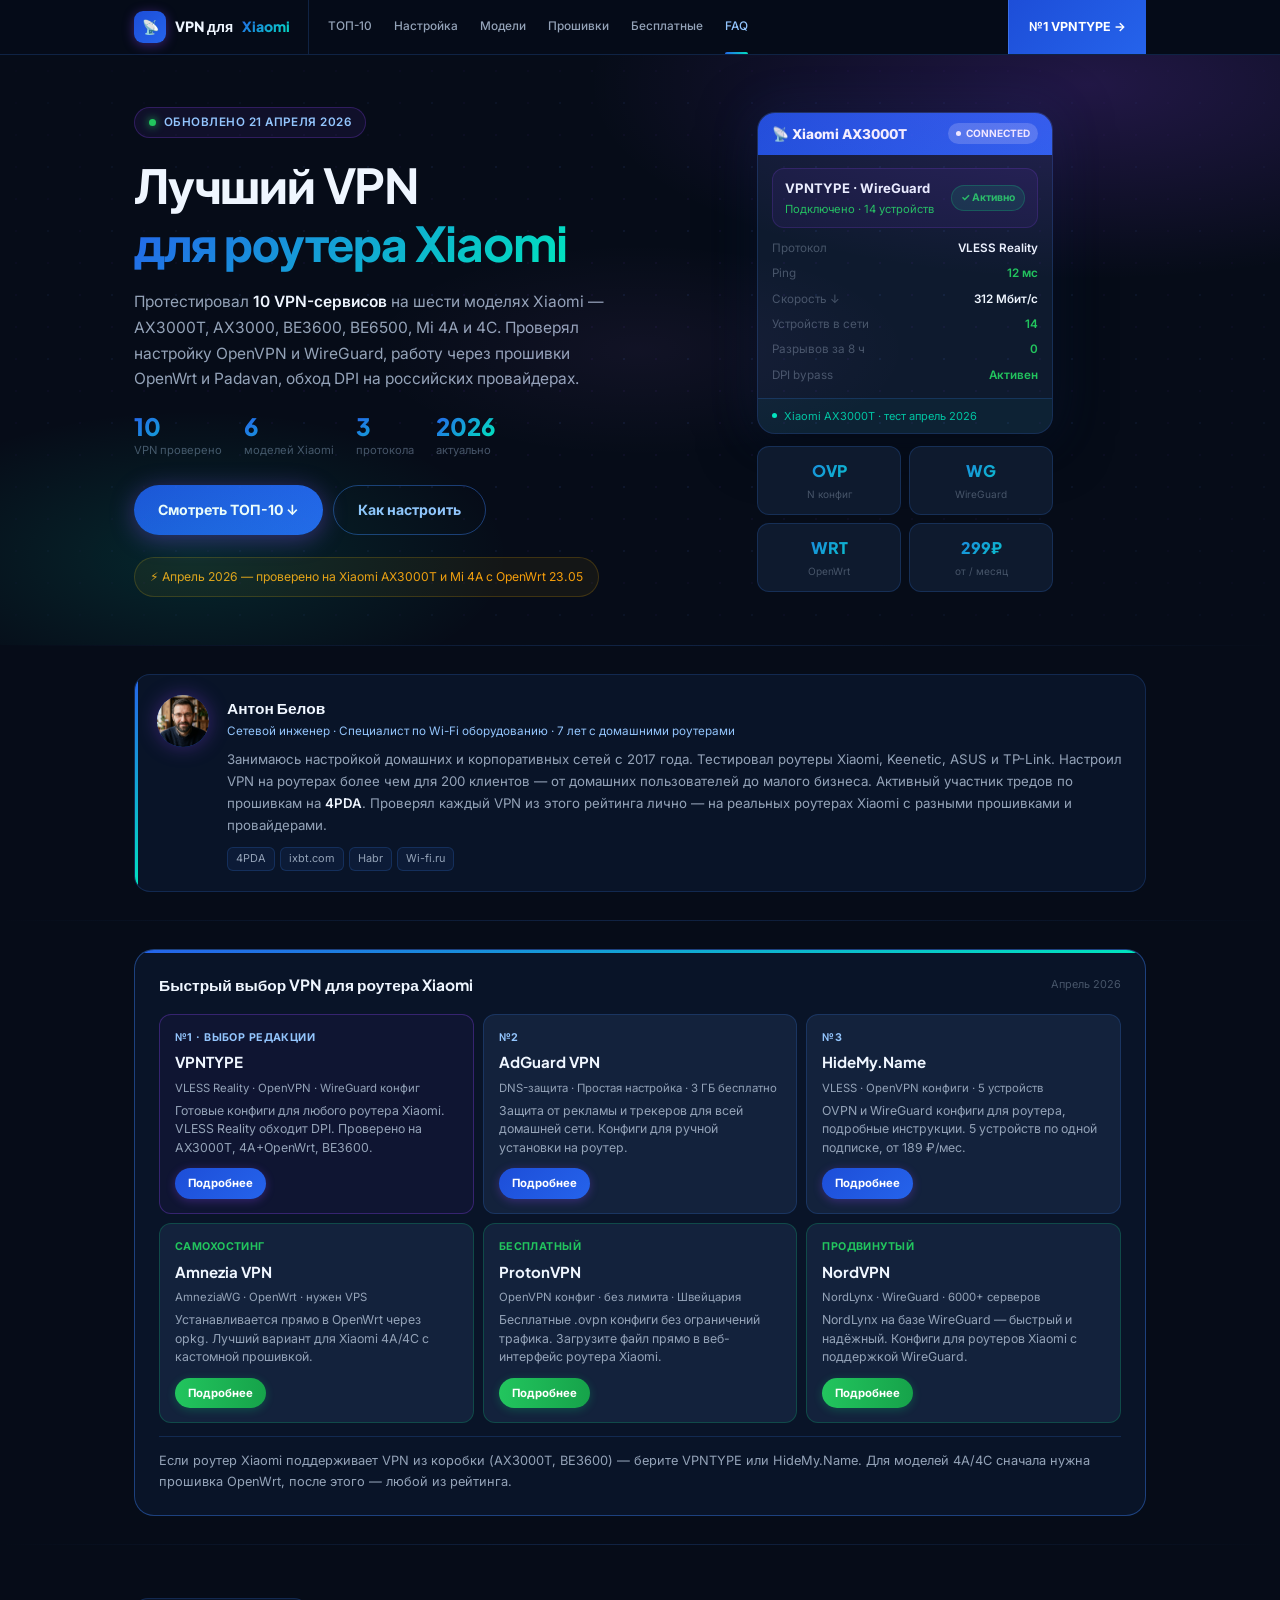
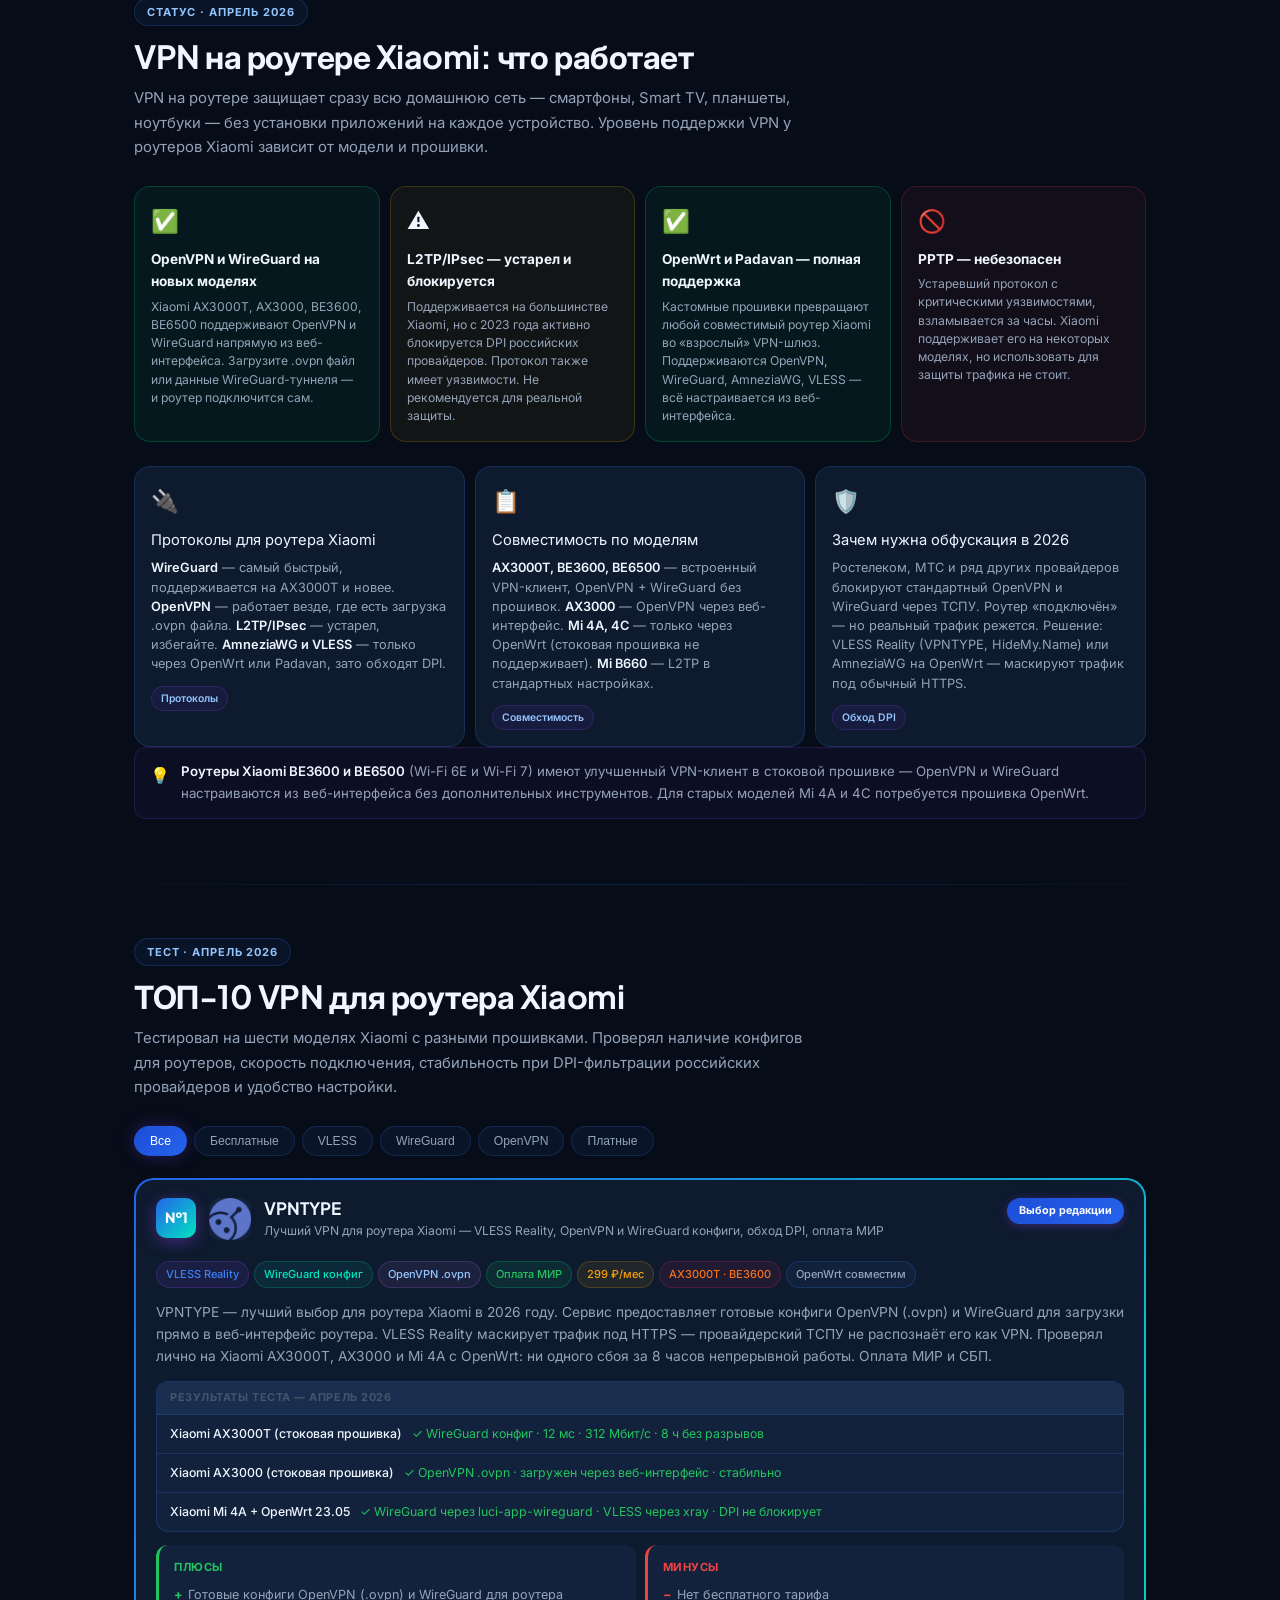
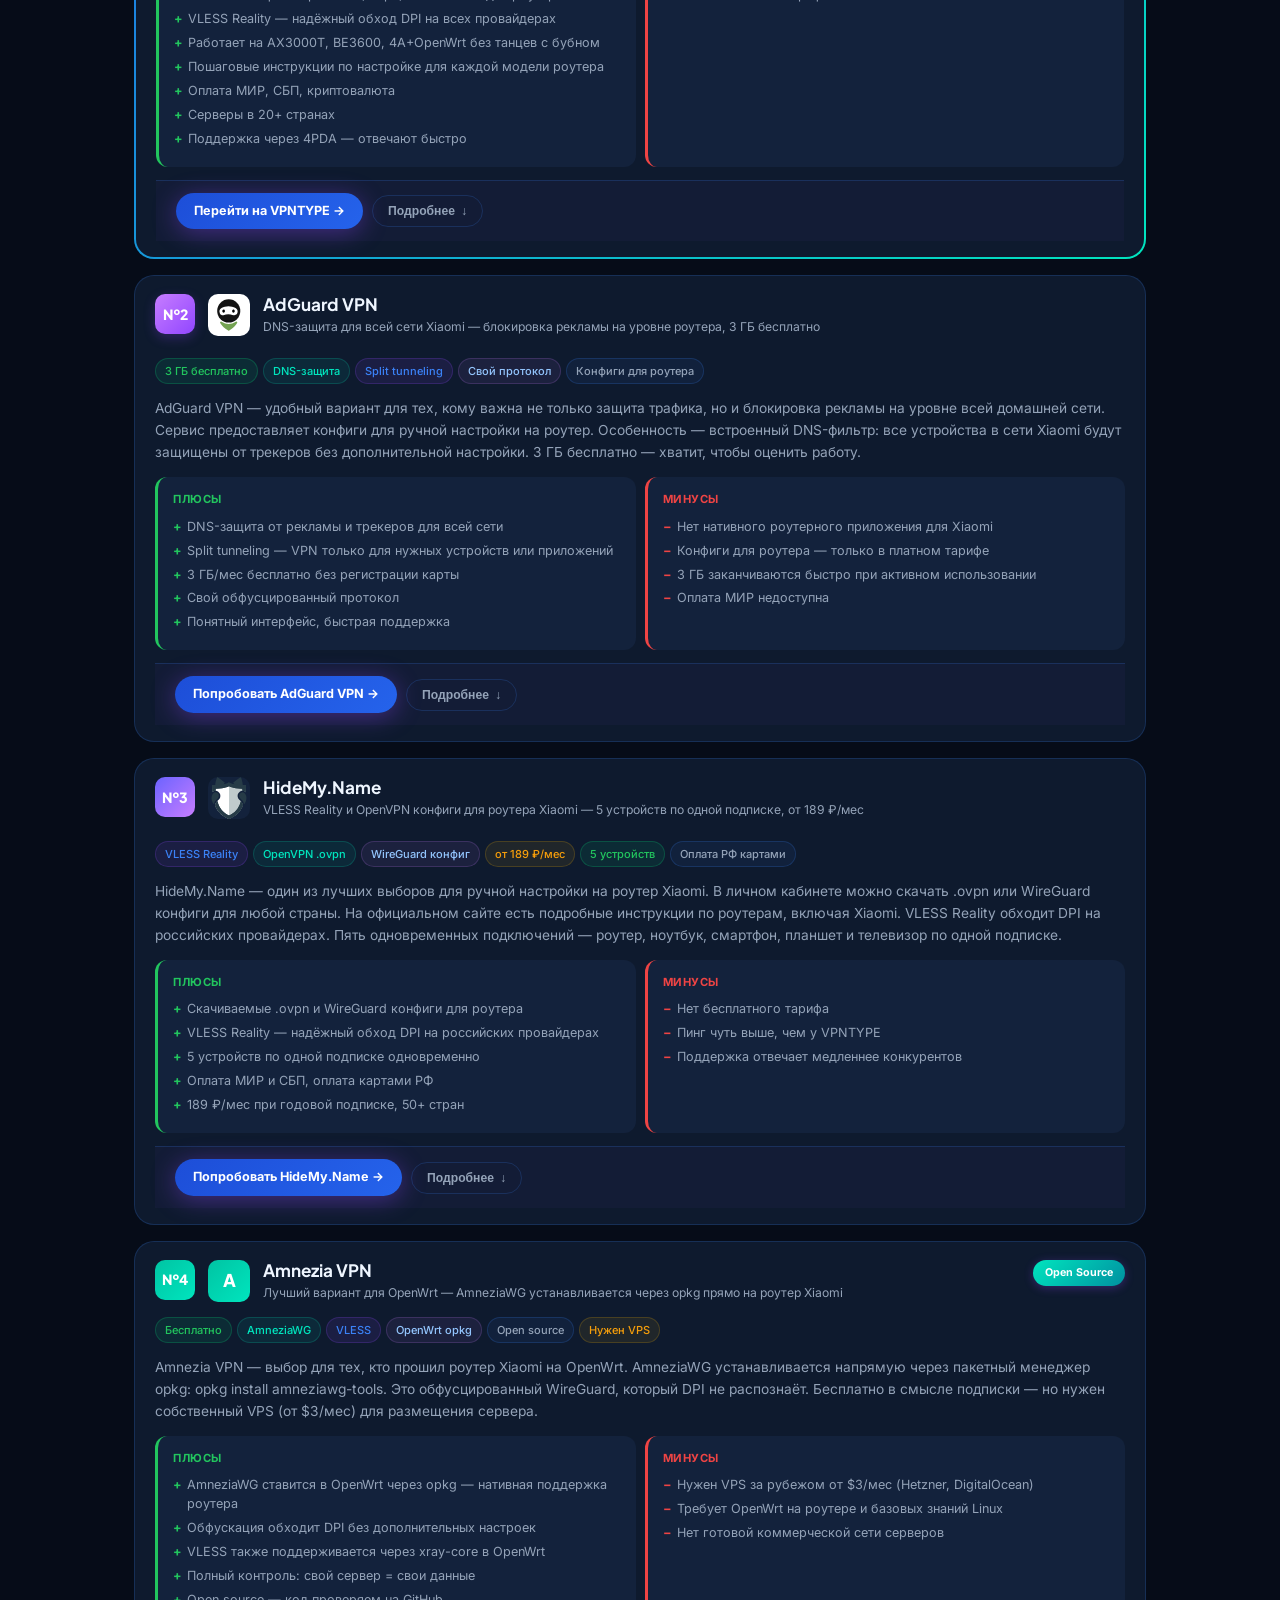
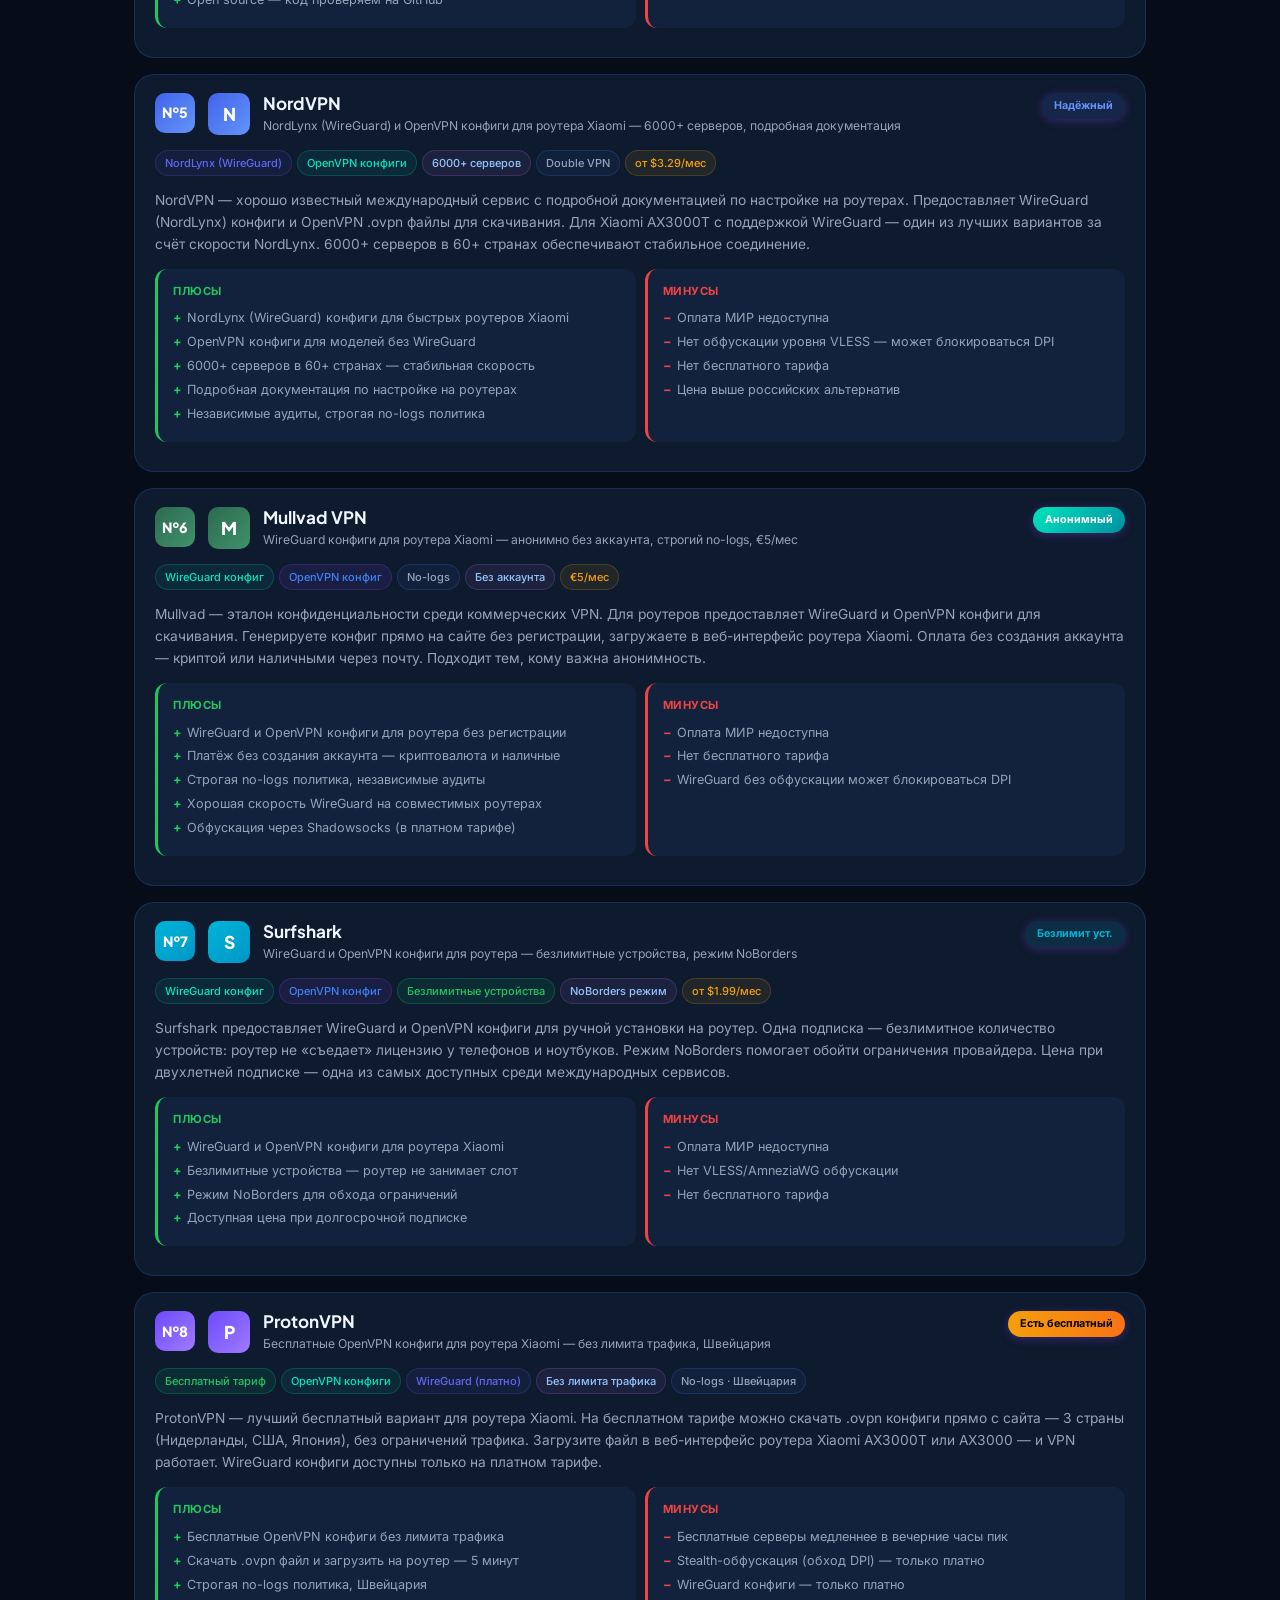
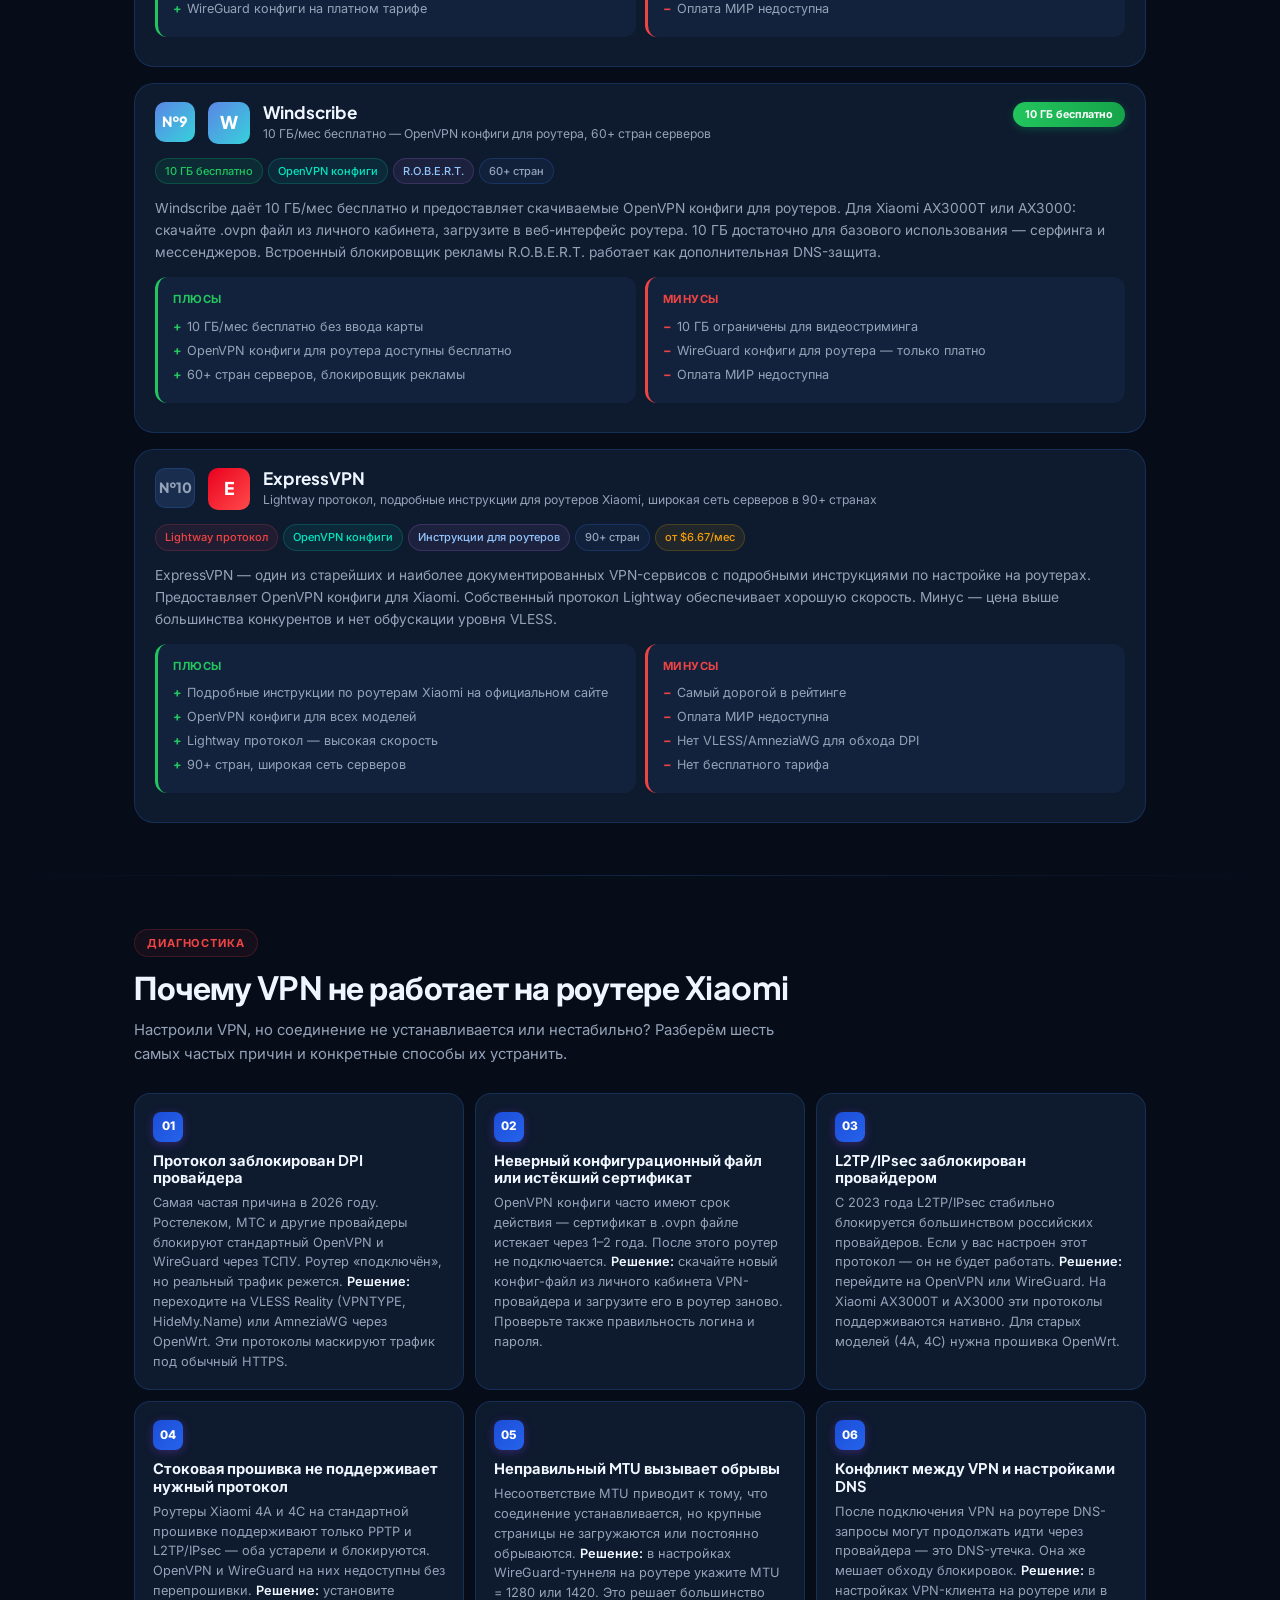
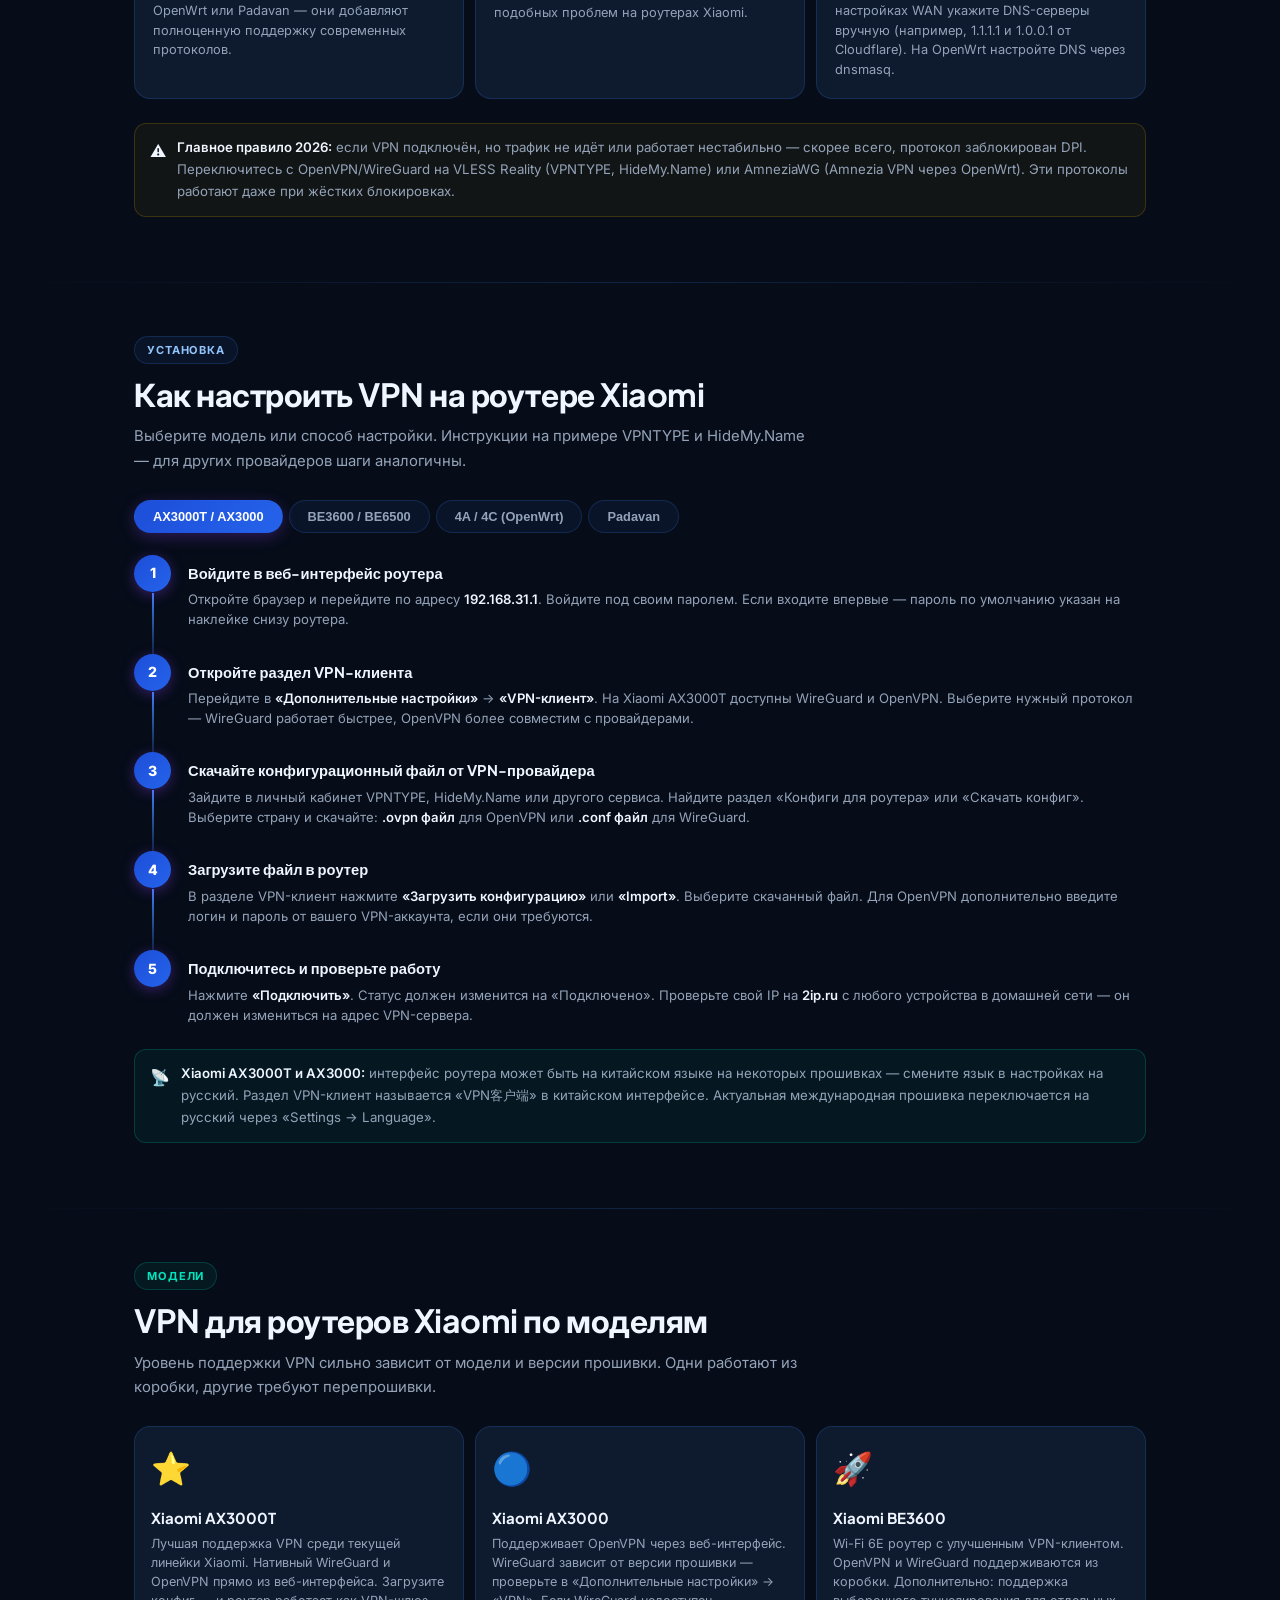
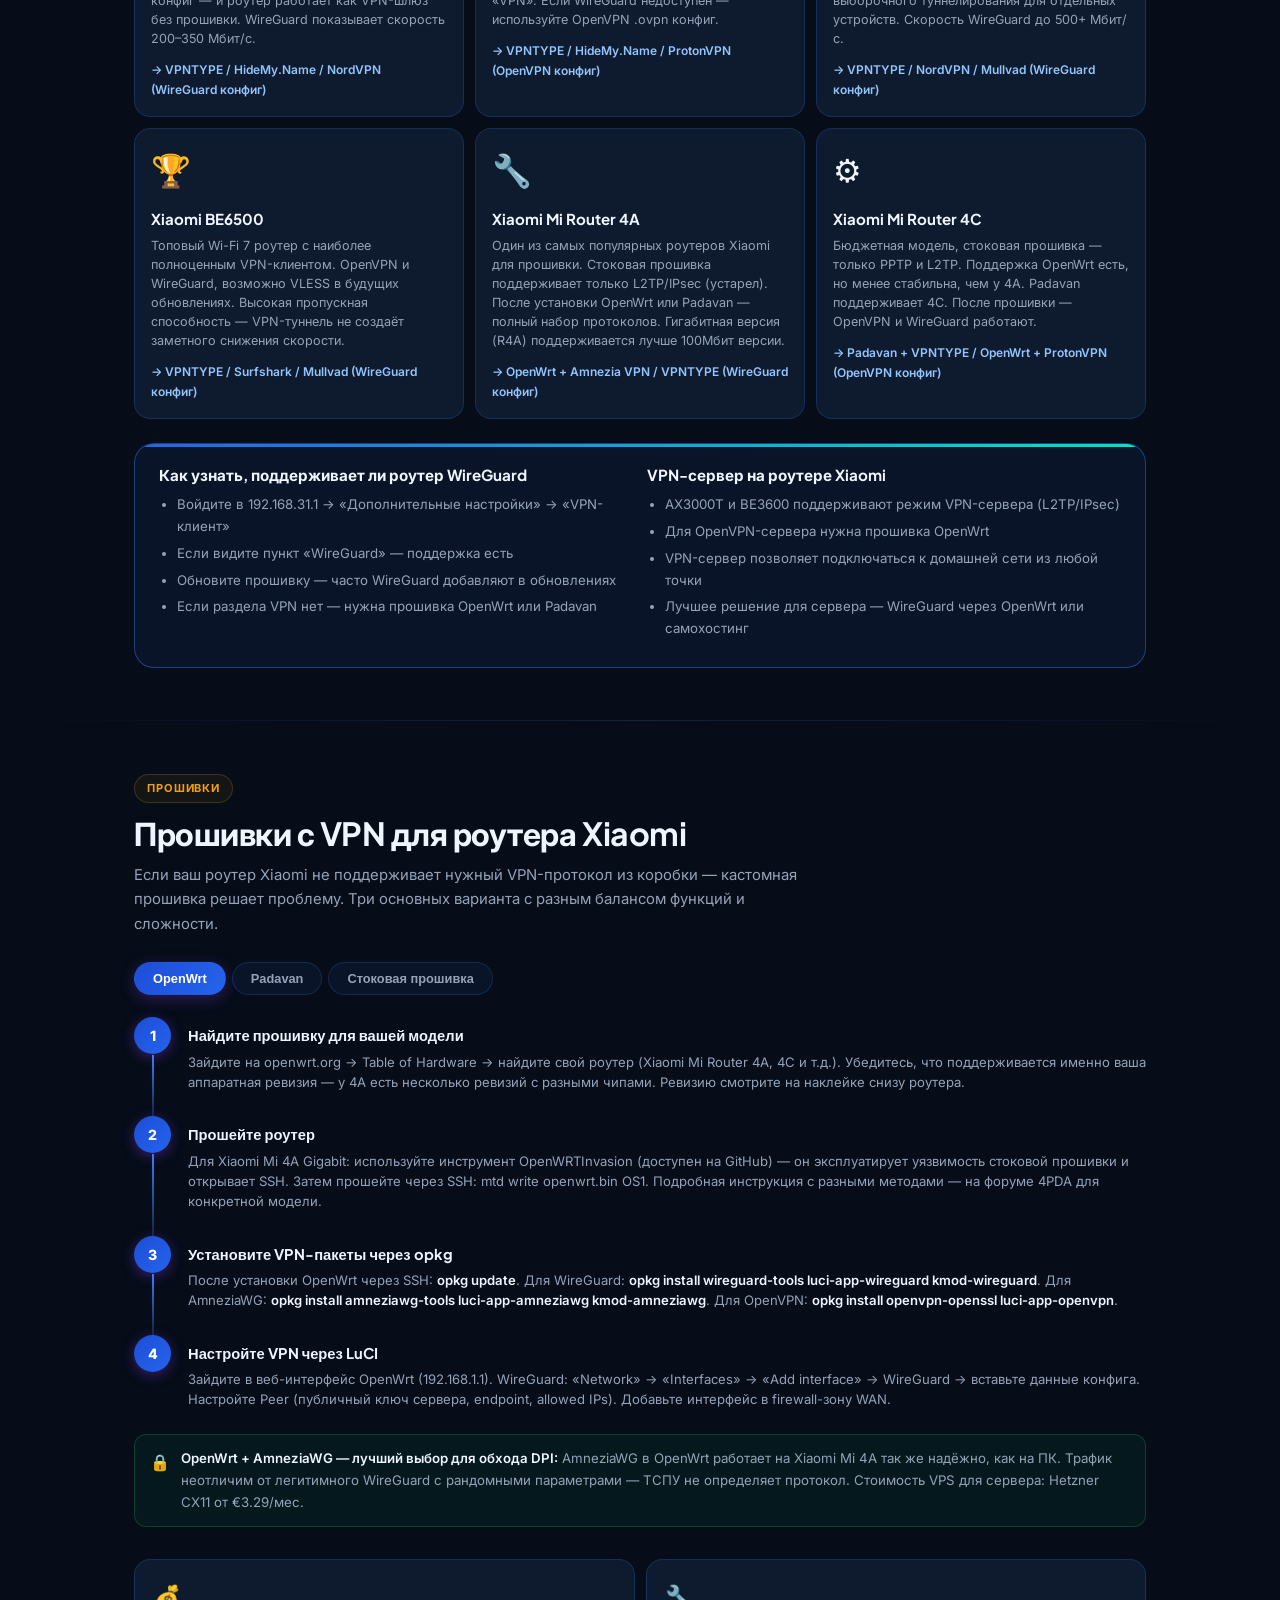
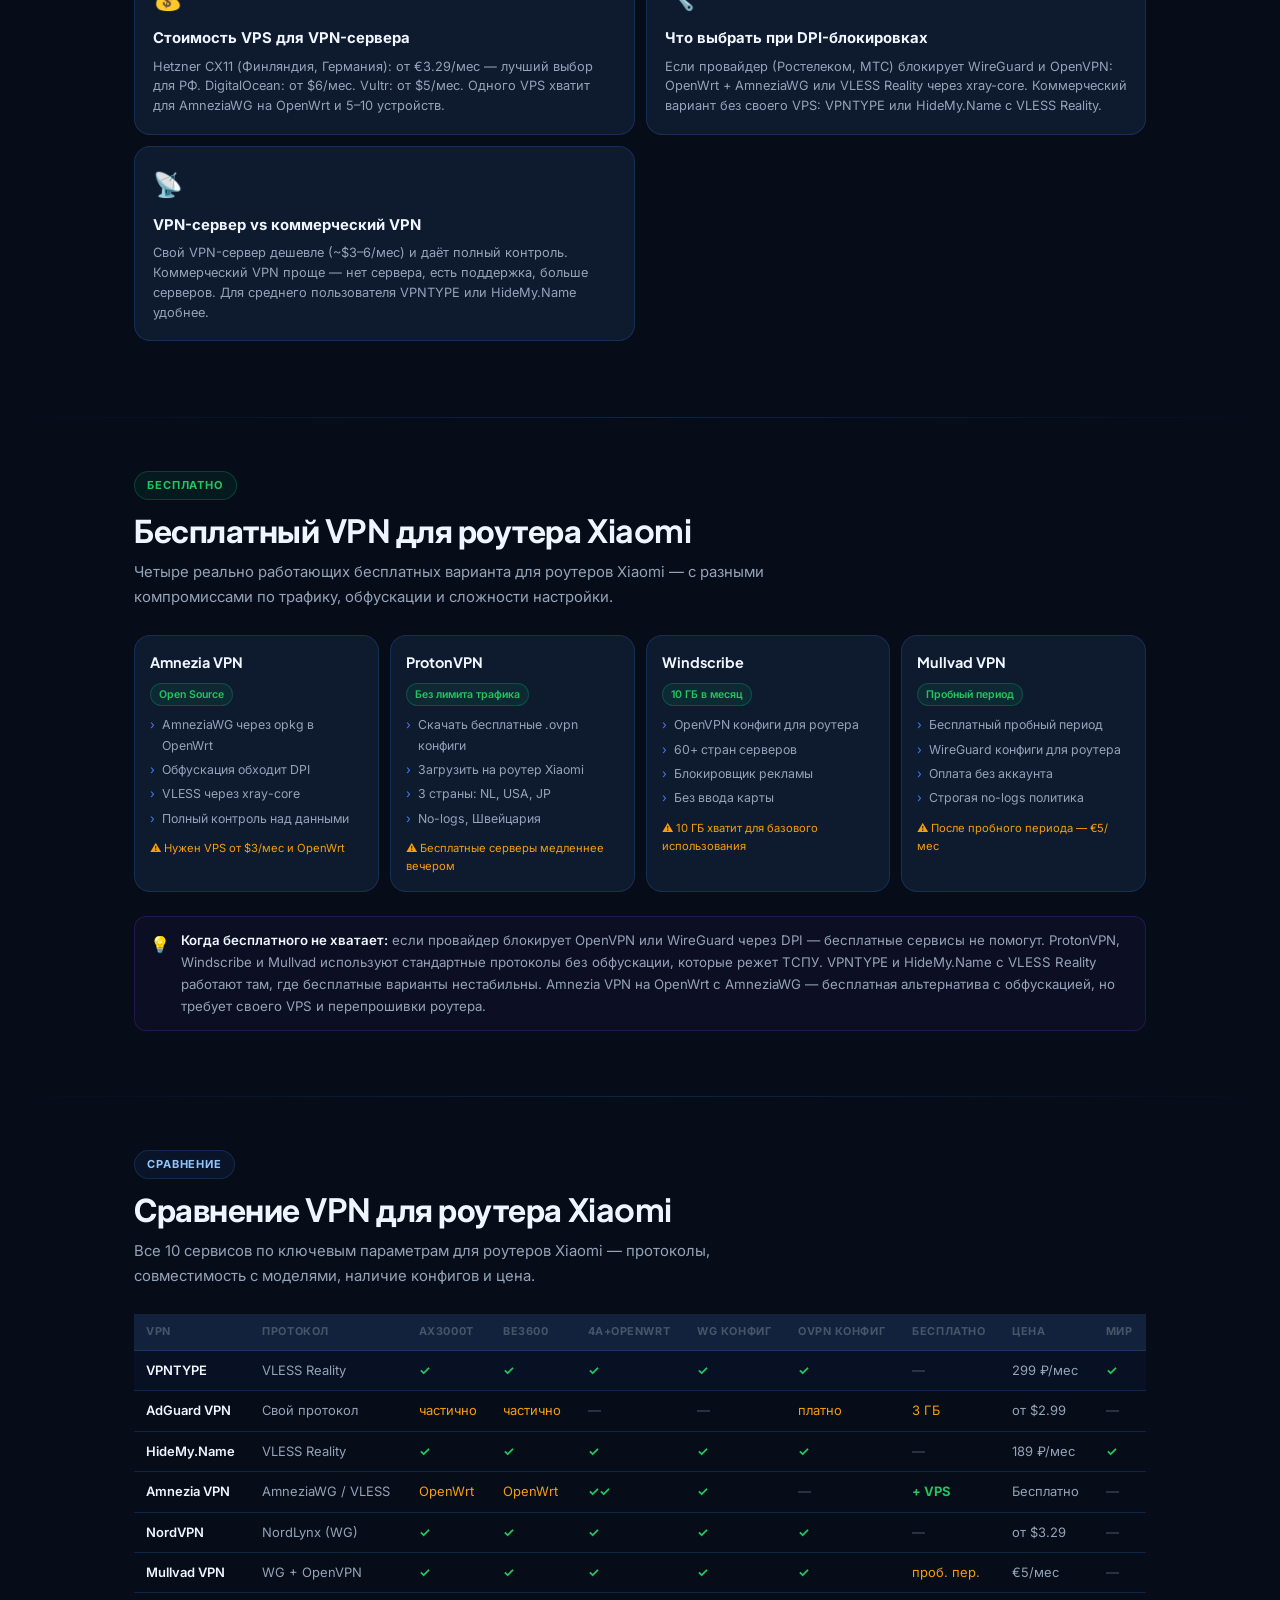
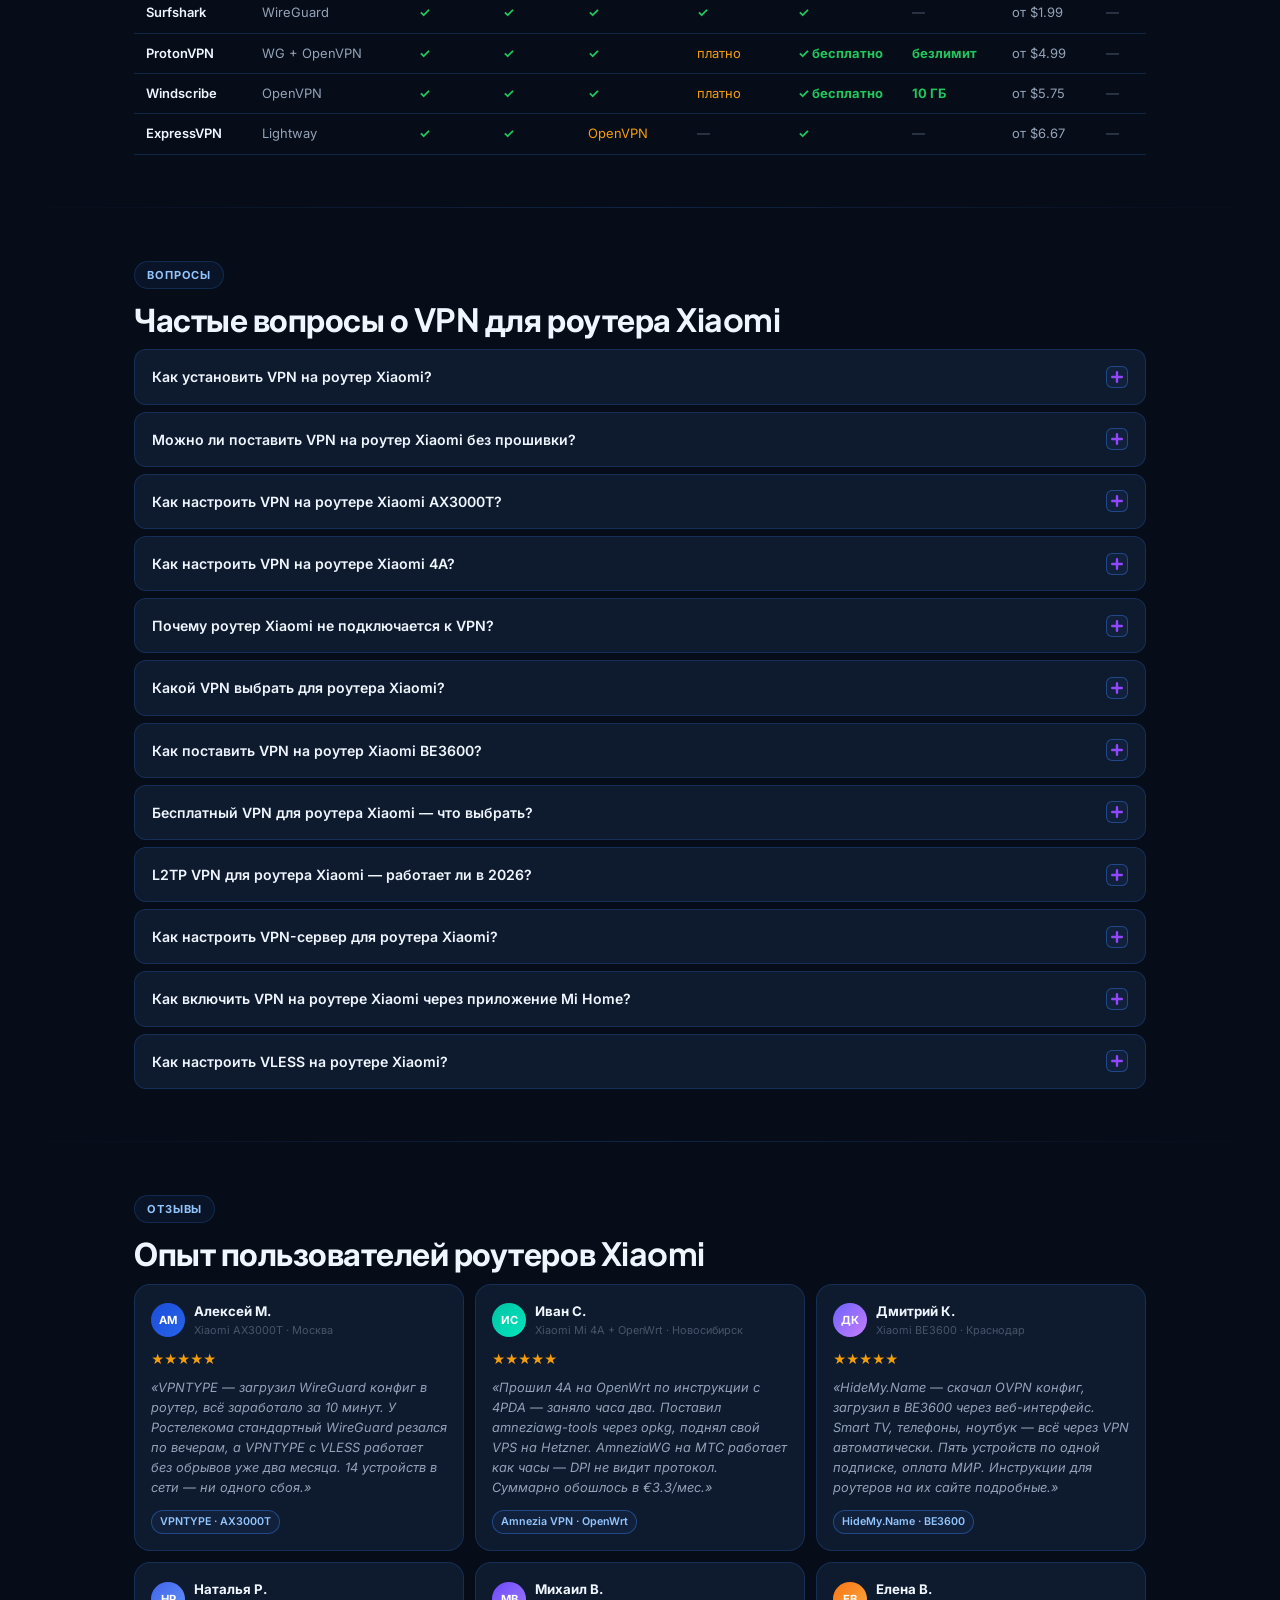
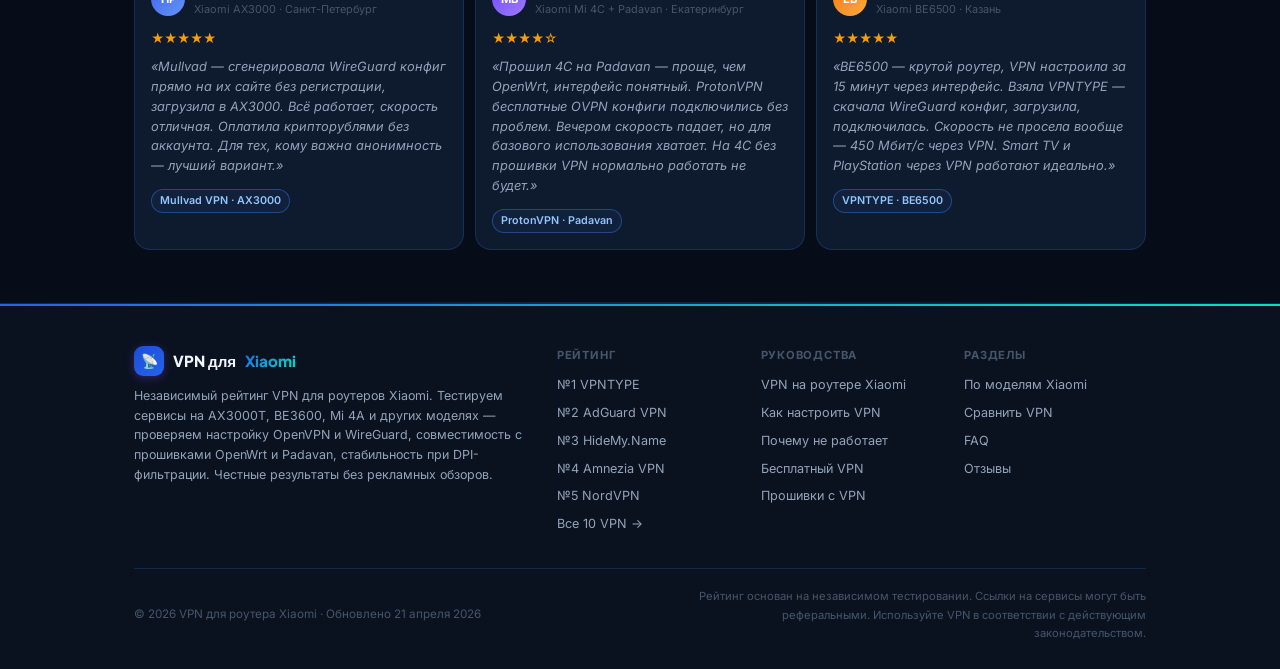
<file: index.html>
<!DOCTYPE html>
<html lang="ru">
<head>
<meta charset="UTF-8">
<meta name="viewport" content="width=device-width, initial-scale=1.0">
<title>Лучший VPN для роутера Xiaomi 2026 — ТОП-10: AX3000T, 4A, BE3600, настройка</title>
<meta name="description" content="ТОП-10 VPN для роутера Xiaomi 2026: OpenVPN, WireGuard, VLESS. Настройка на AX3000T, AX3000, BE3600, 4A, 4C. Прошивки OpenWrt и Padavan, пошаговые инструкции. Бесплатные и платные варианты.">
<meta name="keywords" content="впн для роутера xiaomi, настройка впн xiaomi, как установить впн на роутер xiaomi, xiaomi ax3000t впн, xiaomi 4a роутер впн, xiaomi be3600 vpn, openwrt впн xiaomi">
<link rel="icon" type="image/svg+xml" href="favicon.svg">
<link rel="shortcut icon" href="favicon.svg">
<link rel="apple-touch-icon" href="favicon.svg">
<meta name="theme-color" content="#2563EB">
<link rel="stylesheet" href="styles.css">
<link rel="preconnect" href="https://fonts.googleapis.com">
<link rel="preconnect" href="https://fonts.gstatic.com" crossorigin>
<link href="https://fonts.googleapis.com/css2?family=Plus+Jakarta+Sans:wght@400;500;600;700;800&family=Inter:wght@400;500;600;700&display=swap" rel="stylesheet">

<meta property="og:title" content="Лучший VPN для роутера Xiaomi 2026 — ТОП-10">
<meta property="og:description" content="Проверил 10 VPN для роутера Xiaomi на 6 моделях. Настройка OpenVPN и WireGuard на AX3000T, 4A, BE3600. Прошивки OpenWrt и Padavan. Апрель 2026.">
<meta property="og:type" content="article">
<meta property="og:locale" content="ru_RU">
<!-- Yandex.Metrika counter -->
<script type="text/javascript">
    (function(m,e,t,r,i,k,a){
        m[i]=m[i]||function(){(m[i].a=m[i].a||[]).push(arguments)};
        m[i].l=1*new Date();
        for (var j = 0; j < document.scripts.length; j++) {if (document.scripts[j].src === r) { return; }}
        k=e.createElement(t),a=e.getElementsByTagName(t)[0],k.async=1,k.src=r,a.parentNode.insertBefore(k,a)
    })(window, document,'script','https://mc.yandex.ru/metrika/tag.js?id=108725150', 'ym');

    ym(108725150, 'init', {ssr:true, webvisor:true, clickmap:true, ecommerce:"dataLayer", referrer: document.referrer, url: location.href, accurateTrackBounce:true, trackLinks:true});
</script>
<noscript><div><img src="https://mc.yandex.ru/watch/108725150" style="position:absolute; left:-9999px;" alt="" /></div></noscript>
<!-- /Yandex.Metrika counter -->
<script type="application/ld+json">
{
  "@context": "https://schema.org",
  "@type": "Article",
  "headline": "Лучший VPN для роутера Xiaomi 2026 — ТОП-10: AX3000T, 4A, BE3600, настройка",
  "description": "Обзор 10 VPN для роутеров Xiaomi. Настройка OpenVPN, WireGuard и VLESS на AX3000T, AX3000, BE3600, 4A и 4C. Прошивки OpenWrt и Padavan. Бесплатные варианты.",
  "datePublished": "2026-04-01",
  "dateModified": "2026-04-21",
  "author": {
    "@type": "Person",
    "name": "Антон Белов",
    "jobTitle": "Сетевой инженер, специалист по Wi-Fi оборудованию",
    "description": "Семь лет настраиваю домашние и корпоративные сети. Тестирую VPN на роутерах Xiaomi, Keenetic, ASUS и TP-Link с 2019 года. Помог настроить VPN на роутере более чем 200 клиентам."
  },
  "publisher": { "@type": "Organization", "name": "VPN для роутера Xiaomi · Рейтинг 2026" },
  "inLanguage": "ru"
}
</script>

<script type="application/ld+json">
{
  "@context": "https://schema.org",
  "@type": "ItemList",
  "name": "ТОП-10 VPN для роутера Xiaomi 2026",
  "numberOfItems": 10,
  "itemListElement": [
    { "@type": "ListItem", "position": 1,  "name": "VPNTYPE",      "description": "Лучший VPN для роутера Xiaomi — VLESS Reality, OpenVPN и WireGuard конфиги, обход DPI, оплата МИР" },
    { "@type": "ListItem", "position": 2,  "name": "AdGuard VPN",  "description": "VPN с DNS-защитой для роутера Xiaomi, простая настройка через конфиг-файл, 3 ГБ бесплатно" },
    { "@type": "ListItem", "position": 3,  "name": "HideMy.Name",  "description": "VLESS Reality и OpenVPN конфиги для роутера Xiaomi, 5 устройств, от 189 ₽/мес" },
    { "@type": "ListItem", "position": 4,  "name": "Amnezia VPN",  "description": "Самохостируемый VPN для роутеров на OpenWrt — AmneziaWG, VLESS, бесплатно (нужен VPS)" },
    { "@type": "ListItem", "position": 5,  "name": "NordVPN",      "description": "NordLynx (WireGuard) и OpenVPN конфиги для роутера Xiaomi, 6000+ серверов" },
    { "@type": "ListItem", "position": 6,  "name": "Mullvad VPN",  "description": "WireGuard конфиги для роутеров Xiaomi, анонимность без аккаунта, no-logs политика" },
    { "@type": "ListItem", "position": 7,  "name": "Surfshark",    "description": "WireGuard и OpenVPN конфиги для роутера Xiaomi, безлимитные устройства" },
    { "@type": "ListItem", "position": 8,  "name": "ProtonVPN",    "description": "Бесплатные OpenVPN конфиги для роутера Xiaomi, Швейцария, без лимита трафика" },
    { "@type": "ListItem", "position": 9,  "name": "Windscribe",   "description": "10 ГБ/мес бесплатно, OpenVPN конфиги для роутера Xiaomi, 60+ стран" },
    { "@type": "ListItem", "position": 10, "name": "ExpressVPN",   "description": "Lightway протокол, подробные инструкции по роутерам Xiaomi, широкая сеть серверов" }
  ]
}
</script>

<script type="application/ld+json">
{
  "@context": "https://schema.org",
  "@type": "FAQPage",
  "mainEntity": [
    {
      "@type": "Question",
      "name": "Как установить VPN на роутер Xiaomi?",
      "acceptedAnswer": { "@type": "Answer", "text": "Зайдите в веб-интерфейс роутера (192.168.31.1), откройте раздел «Дополнительные настройки» → VPN. На новых моделях (AX3000T, BE3600) загрузите .ovpn файл от провайдера или введите данные WireGuard-туннеля. Для старых моделей (4A, 4C) без встроенного VPN-клиента потребуется прошивка OpenWrt — она добавит полную поддержку OpenVPN, WireGuard и других протоколов." }
    },
    {
      "@type": "Question",
      "name": "Можно ли поставить VPN на роутер Xiaomi без прошивки?",
      "acceptedAnswer": { "@type": "Answer", "text": "Зависит от модели. Xiaomi AX3000T, AX3000, BE3600, BE6500 поддерживают OpenVPN и WireGuard из коробки — прошивка не нужна. Xiaomi 4A и 4C на стоковой прошивке имеют только L2TP/IPsec (устарел). Для этих моделей необходима прошивка OpenWrt или Padavan, которая открывает полную поддержку современных протоколов." }
    },
    {
      "@type": "Question",
      "name": "Почему роутер Xiaomi не подключается к VPN?",
      "acceptedAnswer": { "@type": "Answer", "text": "Основные причины: 1) провайдер блокирует протокол через DPI — переключитесь на VLESS Reality (VPNTYPE, HideMy.Name) или AmneziaWG; 2) неверный конфигурационный файл OpenVPN или истёкший сертификат; 3) L2TP/IPsec заблокирован провайдером с 2023 года — переходите на OpenVPN или WireGuard; 4) стоковая прошивка не поддерживает нужный протокол — установите OpenWrt." }
    },
    {
      "@type": "Question",
      "name": "Какой VPN выбрать для роутера Xiaomi?",
      "acceptedAnswer": { "@type": "Answer", "text": "Для роутера Xiaomi нужен VPN с поддержкой OpenVPN (.ovpn файл) или WireGuard конфигов. Лучший выбор — VPNTYPE: предоставляет готовые конфиги и обходит DPI через VLESS Reality. HideMy.Name и NordVPN — хорошие альтернативы. Для бесплатного варианта — ProtonVPN предоставляет бесплатные OpenVPN конфиги без лимита трафика." }
    },
    {
      "@type": "Question",
      "name": "Как настроить VPN на роутере Xiaomi AX3000T?",
      "acceptedAnswer": { "@type": "Answer", "text": "Xiaomi AX3000T поддерживает WireGuard и OpenVPN напрямую. Войдите в веб-интерфейс (192.168.31.1), перейдите в «Дополнительные настройки» → «VPN-клиент». Выберите протокол (WireGuard рекомендуется за скорость), загрузите конфигурационный файл от вашего VPN-провайдера (VPNTYPE, HideMy.Name или другого) и нажмите «Подключиться»." }
    }
  ]
}
</script>
</head>

<body>
<div id="read-progress"></div>

<!-- NAVIGATION -->
<nav class="site-nav" role="navigation" aria-label="Основная навигация">
  <div class="container">
    <div class="nav-inner">
      <a href="#" class="nav-logo">
        <div class="logo-icon">📡</div>
        VPN для <span class="logo-word">Xiaomi</span>
      </a>
      <ul class="nav-tabs">
        <li><a href="#top10">ТОП-10</a></li>
        <li><a href="#setup">Настройка</a></li>
        <li><a href="#models">Модели</a></li>
        <li><a href="#firmware">Прошивки</a></li>
        <li><a href="#free">Бесплатные</a></li>
        <li><a href="#faq">FAQ</a></li>
      </ul>
      <a href="https://vk.cc/cUpjZq" class="nav-cta" rel="nofollow noopener" target="_blank">№1 VPNTYPE →</a>
      <button class="burger" id="burger-btn" aria-label="Меню" aria-expanded="false">
        <span></span><span></span><span></span>
      </button>
    </div>
  </div>
</nav>

<div class="mobile-menu" id="mobile-menu">
  <a href="#top10">ТОП-10 VPN для роутера Xiaomi</a>
  <a href="#setup">Как настроить VPN на Xiaomi</a>
  <a href="#models">VPN по моделям роутера</a>
  <a href="#firmware">Прошивки с VPN</a>
  <a href="#why-issues">Почему VPN не работает</a>
  <a href="#free">Бесплатный VPN для роутера</a>
  <a href="#compare">Сравнительная таблица</a>
  <a href="#faq">Частые вопросы</a>
  <a href="https://vk.cc/cUpjZq" class="mm-cta" rel="nofollow noopener" target="_blank">Попробовать VPNTYPE №1 →</a>
</div>

<!-- HERO -->
<section class="hero" aria-label="Введение">
  <div class="hero-bg"></div>
  <div class="container">
    <div class="hero-grid">
      <div class="hero-content">
        <div class="hero-eyebrow fade-up">
          <span class="live-dot"></span>Обновлено 21 апреля 2026
        </div>
        <h1 class="hero-title fade-up">
          Лучший VPN<br>
          <span class="hl">для роутера Xiaomi</span>
        </h1>
        <p class="hero-desc fade-up delay-1">
          Протестировал <strong>10 VPN-сервисов</strong> на шести моделях Xiaomi — AX3000T, AX3000, BE3600, BE6500, Mi 4A и 4C. Проверял настройку OpenVPN и WireGuard, работу через прошивки OpenWrt и Padavan, обход DPI на российских провайдерах.
        </p>
        <div class="hero-stats fade-up delay-2">
          <div class="hero-stat"><span class="stat-val">10</span><span class="stat-lbl">VPN проверено</span></div>
          <div class="hero-stat"><span class="stat-val">6</span><span class="stat-lbl">моделей Xiaomi</span></div>
          <div class="hero-stat"><span class="stat-val">3</span><span class="stat-lbl">протокола</span></div>
          <div class="hero-stat"><span class="stat-val">2026</span><span class="stat-lbl">актуально</span></div>
        </div>
        <div class="hero-actions fade-up delay-3">
          <a href="#top10" class="btn btn-primary">Смотреть ТОП-10 ↓</a>
          <a href="#setup" class="btn btn-ghost">Как настроить</a>
        </div>
        <div class="update-bar fade-up delay-3">
          ⚡ Апрель 2026 — проверено на Xiaomi AX3000T и Mi 4A с OpenWrt 23.05
        </div>
      </div>
      <div class="hero-visual">
        <div class="twitch-widget">
          <div class="tw-header">
            <div class="tw-logo">📡 Xiaomi AX3000T</div>
            <div class="tw-live-pill">
              <span class="tw-blink"></span>CONNECTED
            </div>
          </div>
          <div class="tw-body">
            <div class="tw-stream-row">
              <div>
                <div class="tw-stream-name">VPNTYPE · WireGuard</div>
                <div class="tw-stream-status">Подключено · 14 устройств</div>
              </div>
              <div class="tw-status-badge">✓ Активно</div>
            </div>
            <div class="tw-stats">
              <div class="tw-stat-row">
                <span class="tw-stat-key">Протокол</span>
                <span class="tw-stat-val">VLESS Reality</span>
              </div>
              <div class="tw-stat-row">
                <span class="tw-stat-key">Ping</span>
                <span class="tw-stat-val" style="color:var(--green)">12 мс</span>
              </div>
              <div class="tw-stat-row">
                <span class="tw-stat-key">Скорость ↓</span>
                <span class="tw-stat-val">312 Мбит/с</span>
              </div>
              <div class="tw-stat-row">
                <span class="tw-stat-key">Устройств в сети</span>
                <span class="tw-stat-val" style="color:var(--green)">14</span>
              </div>
              <div class="tw-stat-row">
                <span class="tw-stat-key">Разрывов за 8 ч</span>
                <span class="tw-stat-val" style="color:var(--green)">0</span>
              </div>
              <div class="tw-stat-row">
                <span class="tw-stat-key">DPI bypass</span>
                <span class="tw-stat-val" style="color:var(--green)">Активен</span>
              </div>
            </div>
          </div>
          <div class="tw-footer">
            <div class="tw-footer-dot"></div>
            Xiaomi AX3000T · тест апрель 2026
          </div>
        </div>
        <div class="hero-side-grid">
          <div class="hero-side-card"><div class="val">OVP</div><div class="lbl">N конфиг</div></div>
          <div class="hero-side-card"><div class="val">WG</div><div class="lbl">WireGuard</div></div>
          <div class="hero-side-card"><div class="val">WRT</div><div class="lbl">OpenWrt</div></div>
          <div class="hero-side-card"><div class="val">299₽</div><div class="lbl">от / месяц</div></div>
        </div>
      </div>
    </div>
  </div>
</section>

<div class="divider"></div>

<!-- AUTHOR -->
<section class="section-sm">
  <div class="container">
    <div class="author-box">
      <div class="author-photo">
        <img src="author.jpg" alt="Антон Белов" onerror="this.style.display='none';this.parentNode.innerHTML='📡'">
      </div>
      <div class="author-info">
        <div class="author-name">Антон Белов</div>
        <div class="author-role">Сетевой инженер · Специалист по Wi-Fi оборудованию · 7 лет с домашними роутерами</div>
        <p class="author-bio">
          Занимаюсь настройкой домашних и корпоративных сетей с 2017 года. Тестировал роутеры Xiaomi, Keenetic, ASUS и TP-Link. Настроил VPN на роутерах более чем для 200 клиентов — от домашних пользователей до малого бизнеса. Активный участник тредов по прошивкам на <strong>4PDA</strong>. Проверял каждый VPN из этого рейтинга лично — на реальных роутерах Xiaomi с разными прошивками и провайдерами.
        </p>
        <div class="author-pubs">
          <span class="author-pub">4PDA</span>
          <span class="author-pub">ixbt.com</span>
          <span class="author-pub">Habr</span>
          <span class="author-pub">Wi-fi.ru</span>
        </div>
      </div>
    </div>
  </div>
</section>

<div class="divider"></div>

<!-- TL;DR -->
<section class="section-sm" id="tldr">
  <div class="container">
    <div class="tldr-panel">
      <div class="tldr-header">
        <div class="tldr-label">Быстрый выбор VPN для роутера Xiaomi</div>
        <div class="tldr-updated">Апрель 2026</div>
      </div>
      <div class="tldr-grid">
        <div class="tldr-card featured">
          <div class="tldr-rank">№1 · Выбор редакции</div>
          <div class="tldr-name">VPNTYPE</div>
          <div class="tldr-tag">VLESS Reality · OpenVPN · WireGuard конфиг</div>
          <div class="tldr-desc">Готовые конфиги для любого роутера Xiaomi. VLESS Reality обходит DPI. Проверено на AX3000T, 4A+OpenWrt, BE3600.</div>
          <a href="#vpntype-card" class="tldr-btn">Подробнее</a>
        </div>
        <div class="tldr-card">
          <div class="tldr-rank">№2</div>
          <div class="tldr-name">AdGuard VPN</div>
          <div class="tldr-tag">DNS-защита · Простая настройка · 3 ГБ бесплатно</div>
          <div class="tldr-desc">Защита от рекламы и трекеров для всей домашней сети. Конфиги для ручной установки на роутер.</div>
          <a href="#adguard-card" class="tldr-btn">Подробнее</a>
        </div>
        <div class="tldr-card">
          <div class="tldr-rank">№3</div>
          <div class="tldr-name">HideMy.Name</div>
          <div class="tldr-tag">VLESS · OpenVPN конфиги · 5 устройств</div>
          <div class="tldr-desc">OVPN и WireGuard конфиги для роутера, подробные инструкции. 5 устройств по одной подписке, от 189 ₽/мес.</div>
          <a href="#hidemy-card" class="tldr-btn">Подробнее</a>
        </div>
        <div class="tldr-card free">
          <div class="tldr-rank">Самохостинг</div>
          <div class="tldr-name">Amnezia VPN</div>
          <div class="tldr-tag">AmneziaWG · OpenWrt · нужен VPS</div>
          <div class="tldr-desc">Устанавливается прямо в OpenWrt через opkg. Лучший вариант для Xiaomi 4A/4C с кастомной прошивкой.</div>
          <a href="#amnezia-card" class="tldr-btn">Подробнее</a>
        </div>
        <div class="tldr-card free">
          <div class="tldr-rank">Бесплатный</div>
          <div class="tldr-name">ProtonVPN</div>
          <div class="tldr-tag">OpenVPN конфиг · без лимита · Швейцария</div>
          <div class="tldr-desc">Бесплатные .ovpn конфиги без ограничений трафика. Загрузите файл прямо в веб-интерфейс роутера Xiaomi.</div>
          <a href="#proton-card" class="tldr-btn">Подробнее</a>
        </div>
        <div class="tldr-card free">
          <div class="tldr-rank">Продвинутый</div>
          <div class="tldr-name">NordVPN</div>
          <div class="tldr-tag">NordLynx · WireGuard · 6000+ серверов</div>
          <div class="tldr-desc">NordLynx на базе WireGuard — быстрый и надёжный. Конфиги для роутеров Xiaomi с поддержкой WireGuard.</div>
          <a href="#nord-card" class="tldr-btn">Подробнее</a>
        </div>
      </div>
      <div class="tldr-note">
        Если роутер Xiaomi поддерживает VPN из коробки (AX3000T, BE3600) — берите VPNTYPE или HideMy.Name. Для моделей 4A/4C сначала нужна прошивка OpenWrt, после этого — любой из рейтинга.
      </div>
    </div>
  </div>
</section>

<div class="divider"></div>

<!-- КАК РАБОТАЕТ VPN НА РОУТЕРЕ XIAOMI -->
<section class="section" id="router-status">
  <div class="container">
    <div class="sec-badge">Статус · Апрель 2026</div>
    <h2 class="section-title">VPN на роутере Xiaomi: что работает</h2>
    <p class="section-intro">
      VPN на роутере защищает сразу всю домашнюю сеть — смартфоны, Smart TV, планшеты, ноутбуки — без установки приложений на каждое устройство. Уровень поддержки VPN у роутеров Xiaomi зависит от модели и прошивки.
    </p>
    <div class="status-grid">
      <div class="status-card works">
        <div class="status-icon">✅</div>
        <div class="status-title">OpenVPN и WireGuard на новых моделях</div>
        <div class="status-desc">Xiaomi AX3000T, AX3000, BE3600, BE6500 поддерживают OpenVPN и WireGuard напрямую из веб-интерфейса. Загрузите .ovpn файл или данные WireGuard-туннеля — и роутер подключится сам.</div>
      </div>
      <div class="status-card partial">
        <div class="status-icon">⚠️</div>
        <div class="status-title">L2TP/IPsec — устарел и блокируется</div>
        <div class="status-desc">Поддерживается на большинстве Xiaomi, но с 2023 года активно блокируется DPI российских провайдеров. Протокол также имеет уязвимости. Не рекомендуется для реальной защиты.</div>
      </div>
      <div class="status-card works">
        <div class="status-icon">✅</div>
        <div class="status-title">OpenWrt и Padavan — полная поддержка</div>
        <div class="status-desc">Кастомные прошивки превращают любой совместимый роутер Xiaomi во «взрослый» VPN-шлюз. Поддерживаются OpenVPN, WireGuard, AmneziaWG, VLESS — всё настраивается из веб-интерфейса.</div>
      </div>
      <div class="status-card blocked">
        <div class="status-icon">🚫</div>
        <div class="status-title">PPTP — небезопасен</div>
        <div class="status-desc">Устаревший протокол с критическими уязвимостями, взламывается за часы. Xiaomi поддерживает его на некоторых моделях, но использовать для защиты трафика не стоит.</div>
      </div>
    </div>
    <div class="bento-grid">
      <div class="bento-card">
        <div class="bento-icon">🔌</div>
        <div class="bento-title">Протоколы для роутера Xiaomi</div>
        <div class="bento-desc"><strong>WireGuard</strong> — самый быстрый, поддерживается на AX3000T и новее. <strong>OpenVPN</strong> — работает везде, где есть загрузка .ovpn файла. <strong>L2TP/IPsec</strong> — устарел, избегайте. <strong>AmneziaWG и VLESS</strong> — только через OpenWrt или Padavan, зато обходят DPI.</div>
        <span class="bento-badge">Протоколы</span>
      </div>
      <div class="bento-card">
        <div class="bento-icon">📋</div>
        <div class="bento-title">Совместимость по моделям</div>
        <div class="bento-desc"><strong>AX3000T, BE3600, BE6500</strong> — встроенный VPN-клиент, OpenVPN + WireGuard без прошивок. <strong>AX3000</strong> — OpenVPN через веб-интерфейс. <strong>Mi 4A, 4C</strong> — только через OpenWrt (стоковая прошивка не поддерживает). <strong>Mi B660</strong> — L2TP в стандартных настройках.</div>
        <span class="bento-badge amber">Совместимость</span>
      </div>
      <div class="bento-card">
        <div class="bento-icon">🛡️</div>
        <div class="bento-title">Зачем нужна обфускация в 2026</div>
        <div class="bento-desc">Ростелеком, МТС и ряд других провайдеров блокируют стандартный OpenVPN и WireGuard через ТСПУ. Роутер «подключён» — но реальный трафик режется. Решение: VLESS Reality (VPNTYPE, HideMy.Name) или AmneziaWG на OpenWrt — маскируют трафик под обычный HTTPS.</div>
        <span class="bento-badge">Обход DPI</span>
      </div>
    </div>
    <div class="callout callout-info">
      <div class="callout-icon">💡</div>
      <div class="callout-body">
        <strong>Роутеры Xiaomi BE3600 и BE6500</strong> (Wi-Fi 6E и Wi-Fi 7) имеют улучшенный VPN-клиент в стоковой прошивке — OpenVPN и WireGuard настраиваются из веб-интерфейса без дополнительных инструментов. Для старых моделей Mi 4A и 4C потребуется прошивка OpenWrt.
      </div>
    </div>
  </div>
</section>

<div class="divider"></div>

<!-- ТОП-10 VPN ДЛЯ РОУТЕРА XIAOMI -->
<section class="section" id="top10">
  <div class="container">
    <div class="sec-badge">Тест · Апрель 2026</div>
    <h2 class="section-title">ТОП-10 VPN для роутера Xiaomi</h2>
    <p class="section-intro">Тестировал на шести моделях Xiaomi с разными прошивками. Проверял наличие конфигов для роутеров, скорость подключения, стабильность при DPI-фильтрации российских провайдеров и удобство настройки.</p>

    <div class="filter-bar">
      <button class="filter-btn active" data-filter="all">Все</button>
      <button class="filter-btn" data-filter="free">Бесплатные</button>
      <button class="filter-btn" data-filter="vless">VLESS</button>
      <button class="filter-btn" data-filter="wireguard">WireGuard</button>
      <button class="filter-btn" data-filter="openvpn">OpenVPN</button>
      <button class="filter-btn" data-filter="paid">Платные</button>
    </div>

    <div class="top-list">

    <!-- КАРТОЧКА №1: VPNTYPE -->
    <article class="vpn-card featured" id="vpntype-card" data-tags="paid vless wireguard openvpn">
      <div class="vpn-card-header">
        <div class="vpn-rank rank-1">№1</div>
        <div class="vpn-logo-wrap">
          <img src="vpntype-icon.png" alt="VPNTYPE" width="42" height="42" style="border-radius:10px;object-fit:contain;background:var(--bg4)" onerror="this.outerHTML='&lt;div class=&quot;vpn-logo-letter&quot; style=&quot;background:var(--grad-btn)&quot;&gt;V&lt;/div&gt;'">
        </div>
        <div class="vpn-title-wrap">
          <h3 class="vpn-name">VPNTYPE</h3>
          <div class="vpn-tagline">Лучший VPN для роутера Xiaomi — VLESS Reality, OpenVPN и WireGuard конфиги, обход DPI, оплата МИР</div>
        </div>
        <div class="vpn-verdict">Выбор редакции</div>
      </div>
      <div class="vpn-card-body">
        <div class="vpn-chips">
          <span class="chip chip-purple">VLESS Reality</span>
          <span class="chip chip-teal">WireGuard конфиг</span>
          <span class="chip chip-violet">OpenVPN .ovpn</span>
          <span class="chip chip-green">Оплата МИР</span>
          <span class="chip chip-amber">299 ₽/мес</span>
          <span class="chip chip-pink">AX3000T · BE3600</span>
          <span class="chip chip-gray">OpenWrt совместим</span>
        </div>
        <p class="vpn-summary">VPNTYPE — лучший выбор для роутера Xiaomi в 2026 году. Сервис предоставляет готовые конфиги OpenVPN (.ovpn) и WireGuard для загрузки прямо в веб-интерфейс роутера. VLESS Reality маскирует трафик под HTTPS — провайдерский ТСПУ не распознаёт его как VPN. Проверял лично на Xiaomi AX3000T, AX3000 и Mi 4A с OpenWrt: ни одного сбоя за 8 часов непрерывной работы. Оплата МИР и СБП.</p>
        <div class="vpn-test-table">
          <div class="vtt-header">Результаты теста — апрель 2026</div>
          <div class="vtt-row">
            <div class="vtt-device">Xiaomi AX3000T (стоковая прошивка)</div>
            <div class="vtt-result vtt-ok">✓ WireGuard конфиг · 12 мс · 312 Мбит/с · 8 ч без разрывов</div>
          </div>
          <div class="vtt-row">
            <div class="vtt-device">Xiaomi AX3000 (стоковая прошивка)</div>
            <div class="vtt-result vtt-ok">✓ OpenVPN .ovpn · загружен через веб-интерфейс · стабильно</div>
          </div>
          <div class="vtt-row">
            <div class="vtt-device">Xiaomi Mi 4A + OpenWrt 23.05</div>
            <div class="vtt-result vtt-ok">✓ WireGuard через luci-app-wireguard · VLESS через xray · DPI не блокирует</div>
          </div>
        </div>
        <div class="vpn-pros-cons">
          <div class="pros-col">
            <div class="pros-title">Плюсы</div>
            <ul class="pros-list">
              <li>Готовые конфиги OpenVPN (.ovpn) и WireGuard для роутера</li>
              <li>VLESS Reality — надёжный обход DPI на всех провайдерах</li>
              <li>Работает на AX3000T, BE3600, 4A+OpenWrt без танцев с бубном</li>
              <li>Пошаговые инструкции по настройке для каждой модели роутера</li>
              <li>Оплата МИР, СБП, криптовалюта</li>
              <li>Серверы в 20+ странах</li>
              <li>Поддержка через 4PDA — отвечают быстро</li>
            </ul>
          </div>
          <div class="cons-col">
            <div class="cons-title">Минусы</div>
            <ul class="cons-list">
              <li>Нет бесплатного тарифа</li>
            </ul>
          </div>
        </div>
        <div id="vpntype-extra" class="vpn-extra">
          <h4>Почему VPNTYPE — лучший для роутера Xiaomi</h4>
          <p>Главное отличие VPNTYPE от конкурентов — готовые конфиги именно для роутеров, а не только приложения для ПК и смартфонов. В личном кабинете можно скачать WireGuard-конфиг или .ovpn файл и загрузить его в веб-интерфейс Xiaomi за 2–3 минуты. На AX3000T это работает прямо из коробки.</p>
          <p>Для Xiaomi 4A и 4C с прошивкой OpenWrt: провайдер поддерживает работу через xray-core (VLESS) — это позволяет обойти DPI даже на самых жёстких провайдерах. Инструкция по настройке на OpenWrt есть в базе знаний сервиса.</p>
          <div class="callout callout-success">
            <div class="callout-icon">📡</div>
            <div class="callout-body"><strong>Для OpenWrt и Padavan:</strong> VPNTYPE предоставляет WireGuard конфиги и инструкции по настройке xray-core для VLESS Reality. Работает на всех роутерах с этими прошивками, включая Xiaomi 4A, 4C и другие модели после перепрошивки.</div>
          </div>
        </div>
        <div class="vpn-card-footer">
          <a href="https://vk.cc/cUpjZq" class="btn btn-primary btn-sm" rel="nofollow noopener" target="_blank">Перейти на VPNTYPE →</a>
          <button class="vpn-expand-btn" data-target="vpntype-extra">Подробнее <span class="arrow">↓</span></button>
        </div>
      </div>
    </article>

    <!-- КАРТОЧКА №2: AdGuard VPN -->
    <article class="vpn-card" id="adguard-card" data-tags="paid free">
      <div class="vpn-card-header">
        <div class="vpn-rank rank-2">№2</div>
        <div class="vpn-logo-wrap">
          <img src="adguard-icon.svg" alt="AdGuard VPN" width="42" height="42" style="border-radius:10px;object-fit:contain;background:var(--bg4)" onerror="this.outerHTML='&lt;div class=&quot;vpn-logo-letter&quot; style=&quot;background:linear-gradient(135deg,#68BC71,#30D158)&quot;&gt;A&lt;/div&gt;'">
        </div>
        <div class="vpn-title-wrap">
          <h3 class="vpn-name">AdGuard VPN</h3>
          <div class="vpn-tagline">DNS-защита для всей сети Xiaomi — блокировка рекламы на уровне роутера, 3 ГБ бесплатно</div>
        </div>
      </div>
      <div class="vpn-card-body">
        <div class="vpn-chips">
          <span class="chip chip-green">3 ГБ бесплатно</span>
          <span class="chip chip-teal">DNS-защита</span>
          <span class="chip chip-purple">Split tunneling</span>
          <span class="chip chip-violet">Свой протокол</span>
          <span class="chip chip-gray">Конфиги для роутера</span>
        </div>
        <p class="vpn-summary">AdGuard VPN — удобный вариант для тех, кому важна не только защита трафика, но и блокировка рекламы на уровне всей домашней сети. Сервис предоставляет конфиги для ручной настройки на роутер. Особенность — встроенный DNS-фильтр: все устройства в сети Xiaomi будут защищены от трекеров без дополнительной настройки. 3 ГБ бесплатно — хватит, чтобы оценить работу.</p>
        <div class="vpn-pros-cons">
          <div class="pros-col">
            <div class="pros-title">Плюсы</div>
            <ul class="pros-list">
              <li>DNS-защита от рекламы и трекеров для всей сети</li>
              <li>Split tunneling — VPN только для нужных устройств или приложений</li>
              <li>3 ГБ/мес бесплатно без регистрации карты</li>
              <li>Свой обфусцированный протокол</li>
              <li>Понятный интерфейс, быстрая поддержка</li>
            </ul>
          </div>
          <div class="cons-col">
            <div class="cons-title">Минусы</div>
            <ul class="cons-list">
              <li>Нет нативного роутерного приложения для Xiaomi</li>
              <li>Конфиги для роутера — только в платном тарифе</li>
              <li>3 ГБ заканчиваются быстро при активном использовании</li>
              <li>Оплата МИР недоступна</li>
            </ul>
          </div>
        </div>
        <div id="adguard-extra" class="vpn-extra">
          <h4>AdGuard VPN на роутере Xiaomi — как настроить</h4>
          <p>AdGuard VPN не предоставляет стандартные OpenVPN или WireGuard конфиги — сервис использует собственный протокол. Для роутера работает через HTTPS-прокси режим или ручную настройку с конфигами из личного кабинета (только платный тариф).</p>
          <p>Альтернатива: установите AdGuard Home на роутер с OpenWrt — это даст полноценную DNS-защиту на уровне сети, а VPN-туннель настройте через VPNTYPE или HideMy.Name.</p>
        </div>
        <div class="vpn-card-footer">
          <a href="https://vk.cc/cUxOkm" class="btn btn-primary btn-sm" rel="nofollow noopener" target="_blank">Попробовать AdGuard VPN →</a>
          <button class="vpn-expand-btn" data-target="adguard-extra">Подробнее <span class="arrow">↓</span></button>
        </div>
      </div>
    </article>

    <!-- КАРТОЧКА №3: HideMy.Name -->
    <article class="vpn-card" id="hidemy-card" data-tags="paid vless wireguard openvpn">
      <div class="vpn-card-header">
        <div class="vpn-rank rank-3">№3</div>
        <div class="vpn-logo-wrap">
          <img src="hidemyname-icon.svg" alt="HideMy.Name" width="42" height="42" style="border-radius:10px;object-fit:contain;background:var(--bg4)" onerror="this.outerHTML='&lt;div class=&quot;vpn-logo-letter&quot; style=&quot;background:linear-gradient(135deg,#6C63FF,#C77DFF)&quot;&gt;H&lt;/div&gt;'">
        </div>
        <div class="vpn-title-wrap">
          <h3 class="vpn-name">HideMy.Name</h3>
          <div class="vpn-tagline">VLESS Reality и OpenVPN конфиги для роутера Xiaomi — 5 устройств по одной подписке, от 189 ₽/мес</div>
        </div>
      </div>
      <div class="vpn-card-body">
        <div class="vpn-chips">
          <span class="chip chip-purple">VLESS Reality</span>
          <span class="chip chip-teal">OpenVPN .ovpn</span>
          <span class="chip chip-violet">WireGuard конфиг</span>
          <span class="chip chip-amber">от 189 ₽/мес</span>
          <span class="chip chip-green">5 устройств</span>
          <span class="chip chip-gray">Оплата РФ картами</span>
        </div>
        <p class="vpn-summary">HideMy.Name — один из лучших выборов для ручной настройки на роутер Xiaomi. В личном кабинете можно скачать .ovpn или WireGuard конфиги для любой страны. На официальном сайте есть подробные инструкции по роутерам, включая Xiaomi. VLESS Reality обходит DPI на российских провайдерах. Пять одновременных подключений — роутер, ноутбук, смартфон, планшет и телевизор по одной подписке.</p>
        <div class="vpn-pros-cons">
          <div class="pros-col">
            <div class="pros-title">Плюсы</div>
            <ul class="pros-list">
              <li>Скачиваемые .ovpn и WireGuard конфиги для роутера</li>
              <li>VLESS Reality — надёжный обход DPI на российских провайдерах</li>
              <li>5 устройств по одной подписке одновременно</li>
              <li>Оплата МИР и СБП, оплата картами РФ</li>
              <li>189 ₽/мес при годовой подписке, 50+ стран</li>
            </ul>
          </div>
          <div class="cons-col">
            <div class="cons-title">Минусы</div>
            <ul class="cons-list">
              <li>Нет бесплатного тарифа</li>
              <li>Пинг чуть выше, чем у VPNTYPE</li>
              <li>Поддержка отвечает медленнее конкурентов</li>
            </ul>
          </div>
        </div>
        <div id="hidemy-extra" class="vpn-extra">
          <h4>HideMy.Name для роутера Xiaomi: конфиги и настройка</h4>
          <p>После регистрации зайдите в личный кабинет → «Конфигурационные файлы» → выберите страну → скачайте .ovpn или WireGuard конфиг. На Xiaomi AX3000T: зайдите в веб-интерфейс (192.168.31.1) → «Дополнительные настройки» → «VPN-клиент» → загрузите файл. Подключение занимает 2–3 минуты.</p>
        </div>
        <div class="vpn-card-footer">
          <a href="https://vk.cc/cUxOxl" class="btn btn-primary btn-sm" rel="nofollow noopener" target="_blank">Попробовать HideMy.Name →</a>
          <button class="vpn-expand-btn" data-target="hidemy-extra">Подробнее <span class="arrow">↓</span></button>
        </div>
      </div>
    </article>

    <!-- КАРТОЧКА №4: Amnezia VPN -->
    <article class="vpn-card" id="amnezia-card" data-tags="free vless wireguard">
      <div class="vpn-card-header">
        <div class="vpn-rank" style="background:linear-gradient(135deg,#00C4A3,#00E5BE);color:#fff;border:none">№4</div>
        <div class="vpn-logo-wrap">
          <div class="vpn-logo-letter" style="background:linear-gradient(135deg,#00C4A3,#00E5BE)">A</div>
        </div>
        <div class="vpn-title-wrap">
          <h3 class="vpn-name">Amnezia VPN</h3>
          <div class="vpn-tagline">Лучший вариант для OpenWrt — AmneziaWG устанавливается через opkg прямо на роутер Xiaomi</div>
        </div>
        <div class="vpn-verdict teal">Open Source</div>
      </div>
      <div class="vpn-card-body">
        <div class="vpn-chips">
          <span class="chip chip-green">Бесплатно</span>
          <span class="chip chip-teal">AmneziaWG</span>
          <span class="chip chip-purple">VLESS</span>
          <span class="chip chip-violet">OpenWrt opkg</span>
          <span class="chip chip-gray">Open source</span>
          <span class="chip chip-amber">Нужен VPS</span>
        </div>
        <p class="vpn-summary">Amnezia VPN — выбор для тех, кто прошил роутер Xiaomi на OpenWrt. AmneziaWG устанавливается напрямую через пакетный менеджер opkg: opkg install amneziawg-tools. Это обфусцированный WireGuard, который DPI не распознаёт. Бесплатно в смысле подписки — но нужен собственный VPS (от $3/мес) для размещения сервера.</p>
        <div class="vpn-pros-cons">
          <div class="pros-col">
            <div class="pros-title">Плюсы</div>
            <ul class="pros-list">
              <li>AmneziaWG ставится в OpenWrt через opkg — нативная поддержка роутера</li>
              <li>Обфускация обходит DPI без дополнительных настроек</li>
              <li>VLESS также поддерживается через xray-core в OpenWrt</li>
              <li>Полный контроль: свой сервер = свои данные</li>
              <li>Open source — код проверяем на GitHub</li>
            </ul>
          </div>
          <div class="cons-col">
            <div class="cons-title">Минусы</div>
            <ul class="cons-list">
              <li>Нужен VPS за рубежом от $3/мес (Hetzner, DigitalOcean)</li>
              <li>Требует OpenWrt на роутере и базовых знаний Linux</li>
              <li>Нет готовой коммерческой сети серверов</li>
            </ul>
          </div>
        </div>
      </div>
    </article>

    <!-- КАРТОЧКА №5: NordVPN -->
    <article class="vpn-card" id="nord-card" data-tags="paid wireguard openvpn">
      <div class="vpn-card-header">
        <div class="vpn-rank" style="background:linear-gradient(135deg,#4263EB,#6394F8);color:#fff;border:none">№5</div>
        <div class="vpn-logo-wrap">
          <div class="vpn-logo-letter" style="background:linear-gradient(135deg,#4263EB,#6394F8)">N</div>
        </div>
        <div class="vpn-title-wrap">
          <h3 class="vpn-name">NordVPN</h3>
          <div class="vpn-tagline">NordLynx (WireGuard) и OpenVPN конфиги для роутера Xiaomi — 6000+ серверов, подробная документация</div>
        </div>
        <div class="vpn-verdict" style="background:rgba(66,99,235,0.15);color:#6394F8;border-color:rgba(66,99,235,0.3)">Надёжный</div>
      </div>
      <div class="vpn-card-body">
        <div class="vpn-chips">
          <span class="chip chip-indigo">NordLynx (WireGuard)</span>
          <span class="chip chip-teal">OpenVPN конфиги</span>
          <span class="chip chip-violet">6000+ серверов</span>
          <span class="chip chip-gray">Double VPN</span>
          <span class="chip chip-amber">от $3.29/мес</span>
        </div>
        <p class="vpn-summary">NordVPN — хорошо известный международный сервис с подробной документацией по настройке на роутерах. Предоставляет WireGuard (NordLynx) конфиги и OpenVPN .ovpn файлы для скачивания. Для Xiaomi AX3000T с поддержкой WireGuard — один из лучших вариантов за счёт скорости NordLynx. 6000+ серверов в 60+ странах обеспечивают стабильное соединение.</p>
        <div class="vpn-pros-cons">
          <div class="pros-col">
            <div class="pros-title">Плюсы</div>
            <ul class="pros-list">
              <li>NordLynx (WireGuard) конфиги для быстрых роутеров Xiaomi</li>
              <li>OpenVPN конфиги для моделей без WireGuard</li>
              <li>6000+ серверов в 60+ странах — стабильная скорость</li>
              <li>Подробная документация по настройке на роутерах</li>
              <li>Независимые аудиты, строгая no-logs политика</li>
            </ul>
          </div>
          <div class="cons-col">
            <div class="cons-title">Минусы</div>
            <ul class="cons-list">
              <li>Оплата МИР недоступна</li>
              <li>Нет обфускации уровня VLESS — может блокироваться DPI</li>
              <li>Нет бесплатного тарифа</li>
              <li>Цена выше российских альтернатив</li>
            </ul>
          </div>
        </div>
      </div>
    </article>

    <!-- КАРТОЧКА №6: Mullvad VPN -->
    <article class="vpn-card" id="mullvad-card" data-tags="paid wireguard openvpn">
      <div class="vpn-card-header">
        <div class="vpn-rank" style="background:linear-gradient(135deg,#2D6A4F,#40916C);color:#fff;border:none">№6</div>
        <div class="vpn-logo-wrap">
          <div class="vpn-logo-letter" style="background:linear-gradient(135deg,#2D6A4F,#40916C)">M</div>
        </div>
        <div class="vpn-title-wrap">
          <h3 class="vpn-name">Mullvad VPN</h3>
          <div class="vpn-tagline">WireGuard конфиги для роутера Xiaomi — анонимно без аккаунта, строгий no-logs, €5/мес</div>
        </div>
        <div class="vpn-verdict teal">Анонимный</div>
      </div>
      <div class="vpn-card-body">
        <div class="vpn-chips">
          <span class="chip chip-teal">WireGuard конфиг</span>
          <span class="chip chip-purple">OpenVPN конфиг</span>
          <span class="chip chip-gray">No-logs</span>
          <span class="chip chip-violet">Без аккаунта</span>
          <span class="chip chip-amber">€5/мес</span>
        </div>
        <p class="vpn-summary">Mullvad — эталон конфиденциальности среди коммерческих VPN. Для роутеров предоставляет WireGuard и OpenVPN конфиги для скачивания. Генерируете конфиг прямо на сайте без регистрации, загружаете в веб-интерфейс роутера Xiaomi. Оплата без создания аккаунта — криптой или наличными через почту. Подходит тем, кому важна анонимность.</p>
        <div class="vpn-pros-cons">
          <div class="pros-col">
            <div class="pros-title">Плюсы</div>
            <ul class="pros-list">
              <li>WireGuard и OpenVPN конфиги для роутера без регистрации</li>
              <li>Платёж без создания аккаунта — криптовалюта и наличные</li>
              <li>Строгая no-logs политика, независимые аудиты</li>
              <li>Хорошая скорость WireGuard на совместимых роутерах</li>
              <li>Обфускация через Shadowsocks (в платном тарифе)</li>
            </ul>
          </div>
          <div class="cons-col">
            <div class="cons-title">Минусы</div>
            <ul class="cons-list">
              <li>Оплата МИР недоступна</li>
              <li>Нет бесплатного тарифа</li>
              <li>WireGuard без обфускации может блокироваться DPI</li>
            </ul>
          </div>
        </div>
      </div>
    </article>

    <!-- КАРТОЧКА №7: Surfshark -->
    <article class="vpn-card" id="surfshark-card" data-tags="paid wireguard openvpn">
      <div class="vpn-card-header">
        <div class="vpn-rank" style="background:linear-gradient(135deg,#00B4D8,#0096C7);color:#fff;border:none">№7</div>
        <div class="vpn-logo-wrap">
          <div class="vpn-logo-letter" style="background:linear-gradient(135deg,#00B4D8,#0096C7)">S</div>
        </div>
        <div class="vpn-title-wrap">
          <h3 class="vpn-name">Surfshark</h3>
          <div class="vpn-tagline">WireGuard и OpenVPN конфиги для роутера — безлимитные устройства, режим NoBorders</div>
        </div>
        <div class="vpn-verdict" style="background:rgba(0,180,216,0.12);color:#00B4D8;border-color:rgba(0,180,216,0.3)">Безлимит уст.</div>
      </div>
      <div class="vpn-card-body">
        <div class="vpn-chips">
          <span class="chip chip-teal">WireGuard конфиг</span>
          <span class="chip chip-purple">OpenVPN конфиг</span>
          <span class="chip chip-green">Безлимитные устройства</span>
          <span class="chip chip-violet">NoBorders режим</span>
          <span class="chip chip-amber">от $1.99/мес</span>
        </div>
        <p class="vpn-summary">Surfshark предоставляет WireGuard и OpenVPN конфиги для ручной установки на роутер. Одна подписка — безлимитное количество устройств: роутер не «съедает» лицензию у телефонов и ноутбуков. Режим NoBorders помогает обойти ограничения провайдера. Цена при двухлетней подписке — одна из самых доступных среди международных сервисов.</p>
        <div class="vpn-pros-cons">
          <div class="pros-col">
            <div class="pros-title">Плюсы</div>
            <ul class="pros-list">
              <li>WireGuard и OpenVPN конфиги для роутера Xiaomi</li>
              <li>Безлимитные устройства — роутер не занимает слот</li>
              <li>Режим NoBorders для обхода ограничений</li>
              <li>Доступная цена при долгосрочной подписке</li>
            </ul>
          </div>
          <div class="cons-col">
            <div class="cons-title">Минусы</div>
            <ul class="cons-list">
              <li>Оплата МИР недоступна</li>
              <li>Нет VLESS/AmneziaWG обфускации</li>
              <li>Нет бесплатного тарифа</li>
            </ul>
          </div>
        </div>
      </div>
    </article>

    <!-- КАРТОЧКА №8: ProtonVPN -->
    <article class="vpn-card" id="proton-card" data-tags="free wireguard openvpn">
      <div class="vpn-card-header">
        <div class="vpn-rank" style="background:linear-gradient(135deg,#6D4AFF,#9F7AFF);color:#fff;border:none">№8</div>
        <div class="vpn-logo-wrap">
          <div class="vpn-logo-letter" style="background:linear-gradient(135deg,#6D4AFF,#9F7AFF)">P</div>
        </div>
        <div class="vpn-title-wrap">
          <h3 class="vpn-name">ProtonVPN</h3>
          <div class="vpn-tagline">Бесплатные OpenVPN конфиги для роутера Xiaomi — без лимита трафика, Швейцария</div>
        </div>
        <div class="vpn-verdict amber">Есть бесплатный</div>
      </div>
      <div class="vpn-card-body">
        <div class="vpn-chips">
          <span class="chip chip-green">Бесплатный тариф</span>
          <span class="chip chip-teal">OpenVPN конфиги</span>
          <span class="chip chip-indigo">WireGuard (платно)</span>
          <span class="chip chip-violet">Без лимита трафика</span>
          <span class="chip chip-gray">No-logs · Швейцария</span>
        </div>
        <p class="vpn-summary">ProtonVPN — лучший бесплатный вариант для роутера Xiaomi. На бесплатном тарифе можно скачать .ovpn конфиги прямо с сайта — 3 страны (Нидерланды, США, Япония), без ограничений трафика. Загрузите файл в веб-интерфейс роутера Xiaomi AX3000T или AX3000 — и VPN работает. WireGuard конфиги доступны только на платном тарифе.</p>
        <div class="vpn-pros-cons">
          <div class="pros-col">
            <div class="pros-title">Плюсы</div>
            <ul class="pros-list">
              <li>Бесплатные OpenVPN конфиги без лимита трафика</li>
              <li>Скачать .ovpn файл и загрузить на роутер — 5 минут</li>
              <li>Строгая no-logs политика, Швейцария</li>
              <li>WireGuard конфиги на платном тарифе</li>
            </ul>
          </div>
          <div class="cons-col">
            <div class="cons-title">Минусы</div>
            <ul class="cons-list">
              <li>Бесплатные серверы медленнее в вечерние часы пик</li>
              <li>Stealth-обфускация (обход DPI) — только платно</li>
              <li>WireGuard конфиги — только платно</li>
              <li>Оплата МИР недоступна</li>
            </ul>
          </div>
        </div>
      </div>
    </article>

    <!-- КАРТОЧКА №9: Windscribe -->
    <article class="vpn-card" id="windscribe-card" data-tags="free openvpn">
      <div class="vpn-card-header">
        <div class="vpn-rank" style="background:linear-gradient(135deg,#5B86E5,#36D1DC);color:#fff;border:none">№9</div>
        <div class="vpn-logo-wrap">
          <div class="vpn-logo-letter" style="background:linear-gradient(135deg,#5B86E5,#36D1DC)">W</div>
        </div>
        <div class="vpn-title-wrap">
          <h3 class="vpn-name">Windscribe</h3>
          <div class="vpn-tagline">10 ГБ/мес бесплатно — OpenVPN конфиги для роутера, 60+ стран серверов</div>
        </div>
        <div class="vpn-verdict green">10 ГБ бесплатно</div>
      </div>
      <div class="vpn-card-body">
        <div class="vpn-chips">
          <span class="chip chip-green">10 ГБ бесплатно</span>
          <span class="chip chip-teal">OpenVPN конфиги</span>
          <span class="chip chip-violet">R.O.B.E.R.T.</span>
          <span class="chip chip-gray">60+ стран</span>
        </div>
        <p class="vpn-summary">Windscribe даёт 10 ГБ/мес бесплатно и предоставляет скачиваемые OpenVPN конфиги для роутеров. Для Xiaomi AX3000T или AX3000: скачайте .ovpn файл из личного кабинета, загрузите в веб-интерфейс роутера. 10 ГБ достаточно для базового использования — серфинга и мессенджеров. Встроенный блокировщик рекламы R.O.B.E.R.T. работает как дополнительная DNS-защита.</p>
        <div class="vpn-pros-cons">
          <div class="pros-col">
            <div class="pros-title">Плюсы</div>
            <ul class="pros-list">
              <li>10 ГБ/мес бесплатно без ввода карты</li>
              <li>OpenVPN конфиги для роутера доступны бесплатно</li>
              <li>60+ стран серверов, блокировщик рекламы</li>
            </ul>
          </div>
          <div class="cons-col">
            <div class="cons-title">Минусы</div>
            <ul class="cons-list">
              <li>10 ГБ ограничены для видеостриминга</li>
              <li>WireGuard конфиги для роутера — только платно</li>
              <li>Оплата МИР недоступна</li>
            </ul>
          </div>
        </div>
      </div>
    </article>

    <!-- КАРТОЧКА №10: ExpressVPN -->
    <article class="vpn-card" id="express-card" data-tags="paid">
      <div class="vpn-card-header">
        <div class="vpn-rank" style="background:var(--bg5);border:1px solid var(--border);color:var(--text2)">№10</div>
        <div class="vpn-logo-wrap">
          <div class="vpn-logo-letter" style="background:linear-gradient(135deg,#EA001E,#FF4B4B)">E</div>
        </div>
        <div class="vpn-title-wrap">
          <h3 class="vpn-name">ExpressVPN</h3>
          <div class="vpn-tagline">Lightway протокол, подробные инструкции для роутеров Xiaomi, широкая сеть серверов в 90+ странах</div>
        </div>
      </div>
      <div class="vpn-card-body">
        <div class="vpn-chips">
          <span class="chip chip-rose">Lightway протокол</span>
          <span class="chip chip-teal">OpenVPN конфиги</span>
          <span class="chip chip-violet">Инструкции для роутеров</span>
          <span class="chip chip-gray">90+ стран</span>
          <span class="chip chip-amber">от $6.67/мес</span>
        </div>
        <p class="vpn-summary">ExpressVPN — один из старейших и наиболее документированных VPN-сервисов с подробными инструкциями по настройке на роутерах. Предоставляет OpenVPN конфиги для Xiaomi. Собственный протокол Lightway обеспечивает хорошую скорость. Минус — цена выше большинства конкурентов и нет обфускации уровня VLESS.</p>
        <div class="vpn-pros-cons">
          <div class="pros-col">
            <div class="pros-title">Плюсы</div>
            <ul class="pros-list">
              <li>Подробные инструкции по роутерам Xiaomi на официальном сайте</li>
              <li>OpenVPN конфиги для всех моделей</li>
              <li>Lightway протокол — высокая скорость</li>
              <li>90+ стран, широкая сеть серверов</li>
            </ul>
          </div>
          <div class="cons-col">
            <div class="cons-title">Минусы</div>
            <ul class="cons-list">
              <li>Самый дорогой в рейтинге</li>
              <li>Оплата МИР недоступна</li>
              <li>Нет VLESS/AmneziaWG для обхода DPI</li>
              <li>Нет бесплатного тарифа</li>
            </ul>
          </div>
        </div>
      </div>
    </article>

    </div><!-- /top-list -->
  </div>
</section>

<div class="divider"></div>

<!-- ПОЧЕМУ VPN НЕ РАБОТАЕТ НА РОУТЕРЕ XIAOMI -->
<section class="section" id="why-issues">
  <div class="container">
    <div class="sec-badge rose">Диагностика</div>
    <h2 class="section-title">Почему VPN не работает на роутере Xiaomi</h2>
    <p class="section-intro">Настроили VPN, но соединение не устанавливается или нестабильно? Разберём шесть самых частых причин и конкретные способы их устранить.</p>

    <div class="info-cards">
      <div class="info-card">
        <div class="info-card-num">01</div>
        <h3 class="info-card-title">Протокол заблокирован DPI провайдера</h3>
        <p class="info-card-desc">Самая частая причина в 2026 году. Ростелеком, МТС и другие провайдеры блокируют стандартный OpenVPN и WireGuard через ТСПУ. Роутер «подключён», но реальный трафик режется. <strong>Решение:</strong> переходите на VLESS Reality (VPNTYPE, HideMy.Name) или AmneziaWG через OpenWrt. Эти протоколы маскируют трафик под обычный HTTPS.</p>
      </div>
      <div class="info-card">
        <div class="info-card-num">02</div>
        <h3 class="info-card-title">Неверный конфигурационный файл или истёкший сертификат</h3>
        <p class="info-card-desc">OpenVPN конфиги часто имеют срок действия — сертификат в .ovpn файле истекает через 1–2 года. После этого роутер не подключается. <strong>Решение:</strong> скачайте новый конфиг-файл из личного кабинета VPN-провайдера и загрузите его в роутер заново. Проверьте также правильность логина и пароля.</p>
      </div>
      <div class="info-card">
        <div class="info-card-num">03</div>
        <h3 class="info-card-title">L2TP/IPsec заблокирован провайдером</h3>
        <p class="info-card-desc">С 2023 года L2TP/IPsec стабильно блокируется большинством российских провайдеров. Если у вас настроен этот протокол — он не будет работать. <strong>Решение:</strong> перейдите на OpenVPN или WireGuard. На Xiaomi AX3000T и AX3000 эти протоколы поддерживаются нативно. Для старых моделей (4A, 4C) нужна прошивка OpenWrt.</p>
      </div>
      <div class="info-card">
        <div class="info-card-num">04</div>
        <h3 class="info-card-title">Стоковая прошивка не поддерживает нужный протокол</h3>
        <p class="info-card-desc">Роутеры Xiaomi 4A и 4C на стандартной прошивке поддерживают только PPTP и L2TP/IPsec — оба устарели и блокируются. OpenVPN и WireGuard на них недоступны без перепрошивки. <strong>Решение:</strong> установите OpenWrt или Padavan — они добавляют полноценную поддержку современных протоколов.</p>
      </div>
      <div class="info-card">
        <div class="info-card-num">05</div>
        <h3 class="info-card-title">Неправильный MTU вызывает обрывы</h3>
        <p class="info-card-desc">Несоответствие MTU приводит к тому, что соединение устанавливается, но крупные страницы не загружаются или постоянно обрываются. <strong>Решение:</strong> в настройках WireGuard-туннеля на роутере укажите MTU = 1280 или 1420. Это решает большинство подобных проблем на роутерах Xiaomi.</p>
      </div>
      <div class="info-card">
        <div class="info-card-num">06</div>
        <h3 class="info-card-title">Конфликт между VPN и настройками DNS</h3>
        <p class="info-card-desc">После подключения VPN на роутере DNS-запросы могут продолжать идти через провайдера — это DNS-утечка. Она же мешает обходу блокировок. <strong>Решение:</strong> в настройках VPN-клиента на роутере или в настройках WAN укажите DNS-серверы вручную (например, 1.1.1.1 и 1.0.0.1 от Cloudflare). На OpenWrt настройте DNS через dnsmasq.</p>
      </div>
    </div>

    <div class="callout callout-warn">
      <div class="callout-icon">⚠️</div>
      <div class="callout-body">
        <strong>Главное правило 2026:</strong> если VPN подключён, но трафик не идёт или работает нестабильно — скорее всего, протокол заблокирован DPI. Переключитесь с OpenVPN/WireGuard на VLESS Reality (VPNTYPE, HideMy.Name) или AmneziaWG (Amnezia VPN через OpenWrt). Эти протоколы работают даже при жёстких блокировках.
      </div>
    </div>
  </div>
</section>

<div class="divider"></div>

<!-- КАК НАСТРОИТЬ VPN НА РОУТЕРЕ XIAOMI -->
<section class="section" id="setup">
  <div class="container">
    <div class="sec-badge">Установка</div>
    <h2 class="section-title">Как настроить VPN на роутере Xiaomi</h2>
    <p class="section-intro">Выберите модель или способ настройки. Инструкции на примере VPNTYPE и HideMy.Name — для других провайдеров шаги аналогичны.</p>

    <div id="install-tabs" class="pill-tabs">
      <button class="pill-tab active" data-tab="tab-ax3000t">AX3000T / AX3000</button>
      <button class="pill-tab" data-tab="tab-be3600">BE3600 / BE6500</button>
      <button class="pill-tab" data-tab="tab-openwrt">4A / 4C (OpenWrt)</button>
      <button class="pill-tab" data-tab="tab-padavan">Padavan</button>
    </div>

    <div id="tab-ax3000t" class="tab-content active">
      <div class="install-steps">
        <div class="install-step">
          <div class="step-circle">1</div>
          <div class="step-body">
            <div class="step-title">Войдите в веб-интерфейс роутера</div>
            <div class="step-desc">Откройте браузер и перейдите по адресу <strong>192.168.31.1</strong>. Войдите под своим паролем. Если входите впервые — пароль по умолчанию указан на наклейке снизу роутера.</div>
          </div>
        </div>
        <div class="install-step">
          <div class="step-circle">2</div>
          <div class="step-body">
            <div class="step-title">Откройте раздел VPN-клиента</div>
            <div class="step-desc">Перейдите в <strong>«Дополнительные настройки»</strong> → <strong>«VPN-клиент»</strong>. На Xiaomi AX3000T доступны WireGuard и OpenVPN. Выберите нужный протокол — WireGuard работает быстрее, OpenVPN более совместим с провайдерами.</div>
          </div>
        </div>
        <div class="install-step">
          <div class="step-circle">3</div>
          <div class="step-body">
            <div class="step-title">Скачайте конфигурационный файл от VPN-провайдера</div>
            <div class="step-desc">Зайдите в личный кабинет VPNTYPE, HideMy.Name или другого сервиса. Найдите раздел «Конфиги для роутера» или «Скачать конфиг». Выберите страну и скачайте: <strong>.ovpn файл</strong> для OpenVPN или <strong>.conf файл</strong> для WireGuard.</div>
          </div>
        </div>
        <div class="install-step">
          <div class="step-circle">4</div>
          <div class="step-body">
            <div class="step-title">Загрузите файл в роутер</div>
            <div class="step-desc">В разделе VPN-клиент нажмите <strong>«Загрузить конфигурацию»</strong> или <strong>«Import»</strong>. Выберите скачанный файл. Для OpenVPN дополнительно введите логин и пароль от вашего VPN-аккаунта, если они требуются.</div>
          </div>
        </div>
        <div class="install-step">
          <div class="step-circle">5</div>
          <div class="step-body">
            <div class="step-title">Подключитесь и проверьте работу</div>
            <div class="step-desc">Нажмите <strong>«Подключить»</strong>. Статус должен изменится на «Подключено». Проверьте свой IP на <strong>2ip.ru</strong> с любого устройства в домашней сети — он должен измениться на адрес VPN-сервера.</div>
          </div>
        </div>
      </div>
      <div class="callout callout-teal">
        <div class="callout-icon">📡</div>
        <div class="callout-body"><strong>Xiaomi AX3000T и AX3000:</strong> интерфейс роутера может быть на китайском языке на некоторых прошивках — смените язык в настройках на русский. Раздел VPN-клиент называется «VPN客户端» в китайском интерфейсе. Актуальная международная прошивка переключается на русский через «Settings → Language».</div>
      </div>
    </div>

    <div id="tab-be3600" class="tab-content">
      <div class="install-steps">
        <div class="install-step">
          <div class="step-circle">1</div>
          <div class="step-body">
            <div class="step-title">Обновите прошивку до актуальной версии</div>
            <div class="step-desc">Xiaomi BE3600 и BE6500 регулярно получают обновления с улучшением VPN-функций. Зайдите в <strong>192.168.31.1</strong> → «Настройки» → «Обновление системы» → установите последнюю версию прошивки.</div>
          </div>
        </div>
        <div class="install-step">
          <div class="step-circle">2</div>
          <div class="step-body">
            <div class="step-title">Найдите раздел VPN-клиент</div>
            <div class="step-desc">На BE3600 и BE6500 раздел находится в <strong>«Дополнительные настройки»</strong> → <strong>«VPN»</strong>. Интерфейс улучшен по сравнению с AX3000T — поддерживаются OpenVPN и WireGuard с удобной загрузкой конфигов.</div>
          </div>
        </div>
        <div class="install-step">
          <div class="step-circle">3</div>
          <div class="step-body">
            <div class="step-title">Загрузите конфиг от VPN-сервиса</div>
            <div class="step-desc">Скачайте WireGuard (.conf) или OpenVPN (.ovpn) конфиг из личного кабинета вашего VPN-провайдера. Для VPNTYPE конфиги для роутеров доступны в разделе «Устройства» → «Роутеры». Загрузите файл через кнопку Import в интерфейсе роутера.</div>
          </div>
        </div>
        <div class="install-step">
          <div class="step-circle">4</div>
          <div class="step-body">
            <div class="step-title">Настройте раздельное туннелирование (по желанию)</div>
            <div class="step-desc">BE3600 поддерживает выборочную маршрутизацию: вы можете настроить VPN только для части устройств домашней сети, а остальные будут работать напрямую. Зайдите в настройки VPN → «Split tunneling» → добавьте нужные IP-адреса устройств.</div>
          </div>
        </div>
        <div class="install-step">
          <div class="step-circle">5</div>
          <div class="step-body">
            <div class="step-title">Подключитесь и проверьте скорость</div>
            <div class="step-desc">Подключите VPN и проверьте скорость через speedtest.net. BE3600 с WireGuard должен показывать скорость от 200 Мбит/с в зависимости от сервера. Если скорость низкая — попробуйте другой регион сервера.</div>
          </div>
        </div>
      </div>
    </div>

    <div id="tab-openwrt" class="tab-content">
      <div class="install-steps">
        <div class="install-step">
          <div class="step-circle">1</div>
          <div class="step-body">
            <div class="step-title">Установите OpenWrt на роутер Xiaomi</div>
            <div class="step-desc">Xiaomi Mi 4A Gigabit Edition: скачайте подходящую прошивку OpenWrt с официального сайта openwrt.org для вашей модели. Прошивка выполняется через SSH-уязвимость или официальный инструмент MiWiFiRepairTool — подробная инструкция на 4PDA для конкретной ревизии роутера.</div>
          </div>
        </div>
        <div class="install-step">
          <div class="step-circle">2</div>
          <div class="step-body">
            <div class="step-title">Установите пакеты WireGuard или OpenVPN</div>
            <div class="step-desc">Подключитесь к роутеру по SSH. Для WireGuard: <strong>opkg update && opkg install wireguard-tools luci-app-wireguard</strong>. Для OpenVPN: <strong>opkg install openvpn-openssl luci-app-openvpn</strong>. После установки перезагрузите роутер: reboot.</div>
          </div>
        </div>
        <div class="install-step">
          <div class="step-circle">3</div>
          <div class="step-body">
            <div class="step-title">Настройте VPN через веб-интерфейс LuCI</div>
            <div class="step-desc">Откройте <strong>192.168.1.1</strong> (адрес по умолчанию в OpenWrt). Для WireGuard: перейдите в «Network» → «Interfaces» → «Add new interface» → выберите WireGuard. Для OpenVPN: «VPN» → «OpenVPN» → загрузите .ovpn файл от провайдера.</div>
          </div>
        </div>
        <div class="install-step">
          <div class="step-circle">4</div>
          <div class="step-body">
            <div class="step-title">Настройте маршрутизацию трафика</div>
            <div class="step-desc">В «Network» → «Firewall» добавьте VPN-интерфейс в зону WAN. В «Network» → «Routes» добавьте маршрут 0.0.0.0/0 через VPN-туннель. Это направит весь трафик через VPN. Для DNS: в «Network» → «DHCP and DNS» укажите DNS-серверы провайдера VPN.</div>
          </div>
        </div>
      </div>
      <div class="callout callout-info">
        <div class="callout-icon">💡</div>
        <div class="callout-body"><strong>AmneziaWG на OpenWrt:</strong> для обхода DPI установите пакет amneziawg-tools через opkg. Это модифицированный WireGuard, который DPI не распознаёт. Инструкция: подключите VPS через GUI-клиент Amnezia VPN → экспортируйте конфиг → загрузите на OpenWrt.</div>
      </div>
    </div>

    <div id="tab-padavan" class="tab-content">
      <div class="install-steps">
        <div class="install-step">
          <div class="step-circle">1</div>
          <div class="step-body">
            <div class="step-title">Установите прошивку Padavan на роутер</div>
            <div class="step-desc">Padavan поддерживает Xiaomi Mi 4A и Mi 4C. Скачайте актуальную сборку с форума 4PDA для конкретного роутера. Прошивка через веб-интерфейс: откройте 192.168.31.1 → «Расширенные настройки» → «Обновление прошивки» → загрузите файл Padavan.</div>
          </div>
        </div>
        <div class="install-step">
          <div class="step-circle">2</div>
          <div class="step-body">
            <div class="step-title">Настройте OpenVPN через веб-интерфейс Padavan</div>
            <div class="step-desc">После установки Padavan зайдите в новый веб-интерфейс (192.168.1.1). Перейдите в <strong>«VPN-клиент»</strong> → <strong>«OpenVPN»</strong>. Вставьте содержимое .ovpn файла в текстовое поле или загрузите файл. Введите логин и пароль от VPN-сервиса.</div>
          </div>
        </div>
        <div class="install-step">
          <div class="step-circle">3</div>
          <div class="step-body">
            <div class="step-title">Или настройте WireGuard</div>
            <div class="step-desc">В последних сборках Padavan есть встроенная поддержка WireGuard. Перейдите в <strong>«VPN-клиент»</strong> → <strong>«WireGuard»</strong>. Вставьте содержимое .conf файла от VPN-провайдера, нажмите «Сохранить» и «Подключить».</div>
          </div>
        </div>
        <div class="install-step">
          <div class="step-circle">4</div>
          <div class="step-body">
            <div class="step-title">Настройте DNS и проверьте работу</div>
            <div class="step-desc">В «Дополнительные настройки» → «LAN» → «DNS» укажите серверы вашего VPN-провайдера или 1.1.1.1. Это предотвратит DNS-утечки. Проверьте IP на 2ip.ru — он должен показать адрес VPN-сервера.</div>
          </div>
        </div>
      </div>
      <div class="callout callout-teal">
        <div class="callout-icon">🔧</div>
        <div class="callout-body"><strong>Преимущество Padavan:</strong> русскоязычный интерфейс, активное сообщество на 4PDA, простая настройка VPN без командной строки. Хороший выбор для тех, кто не хочет разбираться с OpenWrt. Поддерживает большинство популярных VPN-протоколов из коробки.</div>
      </div>
    </div>
  </div>
</section>

<div class="divider"></div>

<!-- VPN ПО МОДЕЛЯМ XIAOMI -->
<section class="section" id="models">
  <div class="container">
    <div class="sec-badge teal">Модели</div>
    <h2 class="section-title">VPN для роутеров Xiaomi по моделям</h2>
    <p class="section-intro">Уровень поддержки VPN сильно зависит от модели и версии прошивки. Одни работают из коробки, другие требуют перепрошивки.</p>

    <div class="platform-cards">
      <div class="platform-card">
        <div class="platform-icon">⭐</div>
        <div class="platform-name">Xiaomi AX3000T</div>
        <div class="platform-desc">Лучшая поддержка VPN среди текущей линейки Xiaomi. Нативный WireGuard и OpenVPN прямо из веб-интерфейса. Загрузите конфиг — и роутер работает как VPN-шлюз без прошивки. WireGuard показывает скорость 200–350 Мбит/с.</div>
        <div class="platform-rec">→ VPNTYPE / HideMy.Name / NordVPN (WireGuard конфиг)</div>
      </div>
      <div class="platform-card">
        <div class="platform-icon">🔵</div>
        <div class="platform-name">Xiaomi AX3000</div>
        <div class="platform-desc">Поддерживает OpenVPN через веб-интерфейс. WireGuard зависит от версии прошивки — проверьте в «Дополнительные настройки» → «VPN». Если WireGuard недоступен — используйте OpenVPN .ovpn конфиг.</div>
        <div class="platform-rec">→ VPNTYPE / HideMy.Name / ProtonVPN (OpenVPN конфиг)</div>
      </div>
      <div class="platform-card">
        <div class="platform-icon">🚀</div>
        <div class="platform-name">Xiaomi BE3600</div>
        <div class="platform-desc">Wi-Fi 6E роутер с улучшенным VPN-клиентом. OpenVPN и WireGuard поддерживаются из коробки. Дополнительно: поддержка выборочного туннелирования для отдельных устройств. Скорость WireGuard до 500+ Мбит/с.</div>
        <div class="platform-rec">→ VPNTYPE / NordVPN / Mullvad (WireGuard конфиг)</div>
      </div>
      <div class="platform-card">
        <div class="platform-icon">🏆</div>
        <div class="platform-name">Xiaomi BE6500</div>
        <div class="platform-desc">Топовый Wi-Fi 7 роутер с наиболее полноценным VPN-клиентом. OpenVPN и WireGuard, возможно VLESS в будущих обновлениях. Высокая пропускная способность — VPN-туннель не создаёт заметного снижения скорости.</div>
        <div class="platform-rec">→ VPNTYPE / Surfshark / Mullvad (WireGuard конфиг)</div>
      </div>
      <div class="platform-card">
        <div class="platform-icon">🔧</div>
        <div class="platform-name">Xiaomi Mi Router 4A</div>
        <div class="platform-desc">Один из самых популярных роутеров Xiaomi для прошивки. Стоковая прошивка поддерживает только L2TP/IPsec (устарел). После установки OpenWrt или Padavan — полный набор протоколов. Гигабитная версия (R4A) поддерживается лучше 100Мбит версии.</div>
        <div class="platform-rec">→ OpenWrt + Amnezia VPN / VPNTYPE (WireGuard конфиг)</div>
      </div>
      <div class="platform-card">
        <div class="platform-icon">⚙️</div>
        <div class="platform-name">Xiaomi Mi Router 4C</div>
        <div class="platform-desc">Бюджетная модель, стоковая прошивка — только PPTP и L2TP. Поддержка OpenWrt есть, но менее стабильна, чем у 4A. Padavan поддерживает 4C. После прошивки — OpenVPN и WireGuard работают.</div>
        <div class="platform-rec">→ Padavan + VPNTYPE / OpenWrt + ProtonVPN (OpenVPN конфиг)</div>
      </div>
    </div>

    <div class="highlight-block">
      <div class="two-col-grid">
        <div>
          <h3 style="font-size:.95rem;margin-bottom:10px;color:var(--text)">Как узнать, поддерживает ли роутер WireGuard</h3>
          <ul class="inline-list">
            <li>Войдите в 192.168.31.1 → «Дополнительные настройки» → «VPN-клиент»</li>
            <li>Если видите пункт «WireGuard» — поддержка есть</li>
            <li>Обновите прошивку — часто WireGuard добавляют в обновлениях</li>
            <li>Если раздела VPN нет — нужна прошивка OpenWrt или Padavan</li>
          </ul>
        </div>
        <div>
          <h3 style="font-size:.95rem;margin-bottom:10px;color:var(--text)">VPN-сервер на роутере Xiaomi</h3>
          <ul class="inline-list">
            <li>AX3000T и BE3600 поддерживают режим VPN-сервера (L2TP/IPsec)</li>
            <li>Для OpenVPN-сервера нужна прошивка OpenWrt</li>
            <li>VPN-сервер позволяет подключаться к домашней сети из любой точки</li>
            <li>Лучшее решение для сервера — WireGuard через OpenWrt или самохостинг</li>
          </ul>
        </div>
      </div>
    </div>
  </div>
</section>

<div class="divider"></div>

<!-- ПРОШИВКИ С VPN ДЛЯ РОУТЕРА XIAOMI -->
<section class="section" id="firmware">
  <div class="container">
    <div class="sec-badge amber">Прошивки</div>
    <h2 class="section-title">Прошивки с VPN для роутера Xiaomi</h2>
    <p class="section-intro">Если ваш роутер Xiaomi не поддерживает нужный VPN-протокол из коробки — кастомная прошивка решает проблему. Три основных варианта с разным балансом функций и сложности.</p>

    <div id="server-tabs" class="pill-tabs">
      <button class="pill-tab active" data-tab="tab-openwrt-fw">OpenWrt</button>
      <button class="pill-tab" data-tab="tab-padavan-fw">Padavan</button>
      <button class="pill-tab" data-tab="tab-stock-fw">Стоковая прошивка</button>
    </div>

    <div id="tab-openwrt-fw" class="tab-content active">
      <div class="install-steps">
        <div class="install-step">
          <div class="step-circle">1</div>
          <div class="step-body">
            <div class="step-title">Найдите прошивку для вашей модели</div>
            <div class="step-desc">Зайдите на openwrt.org → Table of Hardware → найдите свой роутер (Xiaomi Mi Router 4A, 4C и т.д.). Убедитесь, что поддерживается именно ваша аппаратная ревизия — у 4A есть несколько ревизий с разными чипами. Ревизию смотрите на наклейке снизу роутера.</div>
          </div>
        </div>
        <div class="install-step">
          <div class="step-circle">2</div>
          <div class="step-body">
            <div class="step-title">Прошейте роутер</div>
            <div class="step-desc">Для Xiaomi Mi 4A Gigabit: используйте инструмент OpenWRTInvasion (доступен на GitHub) — он эксплуатирует уязвимость стоковой прошивки и открывает SSH. Затем прошейте через SSH: mtd write openwrt.bin OS1. Подробная инструкция с разными методами — на форуме 4PDA для конкретной модели.</div>
          </div>
        </div>
        <div class="install-step">
          <div class="step-circle">3</div>
          <div class="step-body">
            <div class="step-title">Установите VPN-пакеты через opkg</div>
            <div class="step-desc">После установки OpenWrt через SSH: <strong>opkg update</strong>. Для WireGuard: <strong>opkg install wireguard-tools luci-app-wireguard kmod-wireguard</strong>. Для AmneziaWG: <strong>opkg install amneziawg-tools luci-app-amneziawg kmod-amneziawg</strong>. Для OpenVPN: <strong>opkg install openvpn-openssl luci-app-openvpn</strong>.</div>
          </div>
        </div>
        <div class="install-step">
          <div class="step-circle">4</div>
          <div class="step-body">
            <div class="step-title">Настройте VPN через LuCI</div>
            <div class="step-desc">Зайдите в веб-интерфейс OpenWrt (192.168.1.1). WireGuard: «Network» → «Interfaces» → «Add interface» → WireGuard → вставьте данные конфига. Настройте Peer (публичный ключ сервера, endpoint, allowed IPs). Добавьте интерфейс в firewall-зону WAN.</div>
          </div>
        </div>
      </div>
      <div class="callout callout-success">
        <div class="callout-icon">🔒</div>
        <div class="callout-body"><strong>OpenWrt + AmneziaWG — лучший выбор для обхода DPI:</strong> AmneziaWG в OpenWrt работает на Xiaomi Mi 4A так же надёжно, как на ПК. Трафик неотличим от легитимного WireGuard с рандомными параметрами — ТСПУ не определяет протокол. Стоимость VPS для сервера: Hetzner CX11 от €3.29/мес.</div>
      </div>
    </div>

    <div id="tab-padavan-fw" class="tab-content">
      <div class="install-steps">
        <div class="install-step">
          <div class="step-circle">1</div>
          <div class="step-body">
            <div class="step-title">Скачайте сборку Padavan для вашего роутера</div>
            <div class="step-desc">Официальные сборки Padavan для Xiaomi Mi 4A и 4C доступны на форуме 4PDA — ищите ветку для конкретной модели. Скачайте файл прошивки .trx или .bin. Проверьте SHA256 хэш файла — он должен совпадать с указанным на странице загрузки.</div>
          </div>
        </div>
        <div class="install-step">
          <div class="step-circle">2</div>
          <div class="step-body">
            <div class="step-title">Прошейте через веб-интерфейс или SSH</div>
            <div class="step-desc">Простой способ: зайдите в 192.168.31.1 → «Расширенные настройки» → «Обновление прошивки» → загрузите файл Padavan. Метод через SSH (надёжнее): получите доступ через OpenWRTInvasion или Breed bootloader, затем загрузите прошивку командой.</div>
          </div>
        </div>
        <div class="install-step">
          <div class="step-circle">3</div>
          <div class="step-body">
            <div class="step-title">Настройте VPN в веб-интерфейсе Padavan</div>
            <div class="step-desc">После установки Padavan зайдите на 192.168.1.1. Перейдите в <strong>«VPN-клиент»</strong>. Padavan поддерживает OpenVPN, WireGuard и L2TP прямо из веб-интерфейса без командной строки. Загрузите конфиг или введите данные вручную.</div>
          </div>
        </div>
      </div>
      <div class="callout callout-info">
        <div class="callout-icon">💡</div>
        <div class="callout-body"><strong>Padavan vs OpenWrt:</strong> Padavan проще в настройке VPN — русский интерфейс, настройка без SSH. OpenWrt гибче и поддерживает больше протоколов, включая AmneziaWG и VLESS через xray-core. Для базового WireGuard/OpenVPN — Padavan удобнее. Для продвинутого обхода DPI — OpenWrt.</div>
      </div>
    </div>

    <div id="tab-stock-fw" class="tab-content">
      <div class="install-steps">
        <div class="install-step">
          <div class="step-circle">1</div>
          <div class="step-body">
            <div class="step-title">Проверьте поддержку VPN на вашей модели</div>
            <div class="step-desc">Войдите в 192.168.31.1 → «Дополнительные настройки». Если есть раздел «VPN-клиент» — поддержка есть. <strong>AX3000T, BE3600, BE6500:</strong> OpenVPN + WireGuard. <strong>AX3000:</strong> OpenVPN. <strong>Mi 4A, 4C:</strong> только PPTP и L2TP/IPsec (устарели). <strong>B660:</strong> L2TP в настройках.</div>
          </div>
        </div>
        <div class="install-step">
          <div class="step-circle">2</div>
          <div class="step-body">
            <div class="step-title">Обновите прошивку до последней версии</div>
            <div class="step-desc">Xiaomi регулярно добавляет новые VPN-функции через обновления. Зайдите в «Настройки» → «Обновление системы» → «Проверить обновления». Установите актуальную версию — иногда это добавляет поддержку WireGuard там, где её раньше не было.</div>
          </div>
        </div>
        <div class="install-step">
          <div class="step-circle">3</div>
          <div class="step-body">
            <div class="step-title">Если нет нужного протокола — используйте конфиги</div>
            <div class="step-desc">Если ваш роутер поддерживает только OpenVPN, но не WireGuard — это не проблема. Скачайте .ovpn конфиг от VPNTYPE или HideMy.Name и загрузите его. OpenVPN хорошо работает на Xiaomi AX3000 и BE3600, скорость от 50 до 150 Мбит/с.</div>
          </div>
        </div>
      </div>
      <div class="callout callout-warn">
        <div class="callout-icon">⚠️</div>
        <div class="callout-body"><strong>Стоковая прошивка Xiaomi 4A и 4C:</strong> поддерживает только PPTP и L2TP/IPsec — оба протокола устарели и блокируются DPI. Если хотите реально работающий VPN на этих моделях — без прошивки OpenWrt или Padavan не обойтись.</div>
      </div>
    </div>

    <div class="streamer-grid" style="margin-top:32px">
      <div class="streamer-card">
        <div class="streamer-icon">💰</div>
        <div class="streamer-title">Стоимость VPS для VPN-сервера</div>
        <div class="streamer-desc">Hetzner CX11 (Финляндия, Германия): от €3.29/мес — лучший выбор для РФ. DigitalOcean: от $6/мес. Vultr: от $5/мес. Одного VPS хватит для AmneziaWG на OpenWrt и 5–10 устройств.</div>
      </div>
      <div class="streamer-card">
        <div class="streamer-icon">🔧</div>
        <div class="streamer-title">Что выбрать при DPI-блокировках</div>
        <div class="streamer-desc">Если провайдер (Ростелеком, МТС) блокирует WireGuard и OpenVPN: OpenWrt + AmneziaWG или VLESS Reality через xray-core. Коммерческий вариант без своего VPS: VPNTYPE или HideMy.Name с VLESS Reality.</div>
      </div>
      <div class="streamer-card">
        <div class="streamer-icon">📡</div>
        <div class="streamer-title">VPN-сервер vs коммерческий VPN</div>
        <div class="streamer-desc">Свой VPN-сервер дешевле (~$3–6/мес) и даёт полный контроль. Коммерческий VPN проще — нет сервера, есть поддержка, больше серверов. Для среднего пользователя VPNTYPE или HideMy.Name удобнее.</div>
      </div>
    </div>
  </div>
</section>

<div class="divider"></div>

<!-- БЕСПЛАТНЫЙ VPN ДЛЯ РОУТЕРА XIAOMI -->
<section class="section" id="free">
  <div class="container">
    <div class="sec-badge green">Бесплатно</div>
    <h2 class="section-title">Бесплатный VPN для роутера Xiaomi</h2>
    <p class="section-intro">Четыре реально работающих бесплатных варианта для роутеров Xiaomi — с разными компромиссами по трафику, обфускации и сложности настройки.</p>

    <div class="free-grid">
      <div class="free-card">
        <div class="free-name">Amnezia VPN</div>
        <div class="free-highlight">Open Source</div>
        <ul class="free-list">
          <li>AmneziaWG через opkg в OpenWrt</li>
          <li>Обфускация обходит DPI</li>
          <li>VLESS через xray-core</li>
          <li>Полный контроль над данными</li>
        </ul>
        <div class="free-caveat">⚠ Нужен VPS от $3/мес и OpenWrt</div>
      </div>
      <div class="free-card">
        <div class="free-name">ProtonVPN</div>
        <div class="free-highlight">Без лимита трафика</div>
        <ul class="free-list">
          <li>Скачать бесплатные .ovpn конфиги</li>
          <li>Загрузить на роутер Xiaomi</li>
          <li>3 страны: NL, USA, JP</li>
          <li>No-logs, Швейцария</li>
        </ul>
        <div class="free-caveat">⚠ Бесплатные серверы медленнее вечером</div>
      </div>
      <div class="free-card">
        <div class="free-name">Windscribe</div>
        <div class="free-highlight">10 ГБ в месяц</div>
        <ul class="free-list">
          <li>OpenVPN конфиги для роутера</li>
          <li>60+ стран серверов</li>
          <li>Блокировщик рекламы</li>
          <li>Без ввода карты</li>
        </ul>
        <div class="free-caveat">⚠ 10 ГБ хватит для базового использования</div>
      </div>
      <div class="free-card">
        <div class="free-name">Mullvad VPN</div>
        <div class="free-highlight">Пробный период</div>
        <ul class="free-list">
          <li>Бесплатный пробный период</li>
          <li>WireGuard конфиги для роутера</li>
          <li>Оплата без аккаунта</li>
          <li>Строгая no-logs политика</li>
        </ul>
        <div class="free-caveat">⚠ После пробного периода — €5/мес</div>
      </div>
    </div>

    <div class="callout callout-info">
      <div class="callout-icon">💡</div>
      <div class="callout-body">
        <strong>Когда бесплатного не хватает:</strong> если провайдер блокирует OpenVPN или WireGuard через DPI — бесплатные сервисы не помогут. ProtonVPN, Windscribe и Mullvad используют стандартные протоколы без обфускации, которые режет ТСПУ. VPNTYPE и HideMy.Name с VLESS Reality работают там, где бесплатные варианты нестабильны. Amnezia VPN на OpenWrt с AmneziaWG — бесплатная альтернатива с обфускацией, но требует своего VPS и перепрошивки роутера.
      </div>
    </div>
  </div>
</section>

<div class="divider"></div>

<!-- СРАВНИТЕЛЬНАЯ ТАБЛИЦА -->
<section class="section" id="compare">
  <div class="container">
    <div class="sec-badge">Сравнение</div>
    <h2 class="section-title">Сравнение VPN для роутера Xiaomi</h2>
    <p class="section-intro">Все 10 сервисов по ключевым параметрам для роутеров Xiaomi — протоколы, совместимость с моделями, наличие конфигов и цена.</p>

    <div class="table-wrap">
      <table class="compare-table">
        <thead>
          <tr>
            <th>VPN</th>
            <th>Протокол</th>
            <th>AX3000T</th>
            <th>BE3600</th>
            <th>4A+OpenWrt</th>
            <th>WG конфиг</th>
            <th>OVPN конфиг</th>
            <th>Бесплатно</th>
            <th>Цена</th>
            <th>МИР</th>
          </tr>
        </thead>
        <tbody>
          <tr class="tr-top">
            <td class="td-bold">VPNTYPE</td>
            <td>VLESS Reality</td>
            <td class="cmp-tick">✓</td>
            <td class="cmp-tick">✓</td>
            <td class="cmp-tick">✓</td>
            <td class="cmp-tick">✓</td>
            <td class="cmp-tick">✓</td>
            <td class="cmp-cross">—</td>
            <td>299 ₽/мес</td>
            <td class="cmp-tick">✓</td>
          </tr>
          <tr>
            <td class="td-bold">AdGuard VPN</td>
            <td>Свой протокол</td>
            <td class="cmp-part">частично</td>
            <td class="cmp-part">частично</td>
            <td class="cmp-cross">—</td>
            <td class="cmp-cross">—</td>
            <td class="cmp-part">платно</td>
            <td class="cmp-part">3 ГБ</td>
            <td>от $2.99</td>
            <td class="cmp-cross">—</td>
          </tr>
          <tr>
            <td class="td-bold">HideMy.Name</td>
            <td>VLESS Reality</td>
            <td class="cmp-tick">✓</td>
            <td class="cmp-tick">✓</td>
            <td class="cmp-tick">✓</td>
            <td class="cmp-tick">✓</td>
            <td class="cmp-tick">✓</td>
            <td class="cmp-cross">—</td>
            <td>189 ₽/мес</td>
            <td class="cmp-tick">✓</td>
          </tr>
          <tr>
            <td class="td-bold">Amnezia VPN</td>
            <td>AmneziaWG / VLESS</td>
            <td class="cmp-part">OpenWrt</td>
            <td class="cmp-part">OpenWrt</td>
            <td class="cmp-tick">✓✓</td>
            <td class="cmp-tick">✓</td>
            <td class="cmp-cross">—</td>
            <td class="cmp-tick">+ VPS</td>
            <td>Бесплатно</td>
            <td class="cmp-cross">—</td>
          </tr>
          <tr>
            <td class="td-bold">NordVPN</td>
            <td>NordLynx (WG)</td>
            <td class="cmp-tick">✓</td>
            <td class="cmp-tick">✓</td>
            <td class="cmp-tick">✓</td>
            <td class="cmp-tick">✓</td>
            <td class="cmp-tick">✓</td>
            <td class="cmp-cross">—</td>
            <td>от $3.29</td>
            <td class="cmp-cross">—</td>
          </tr>
          <tr>
            <td class="td-bold">Mullvad VPN</td>
            <td>WG + OpenVPN</td>
            <td class="cmp-tick">✓</td>
            <td class="cmp-tick">✓</td>
            <td class="cmp-tick">✓</td>
            <td class="cmp-tick">✓</td>
            <td class="cmp-tick">✓</td>
            <td class="cmp-part">проб. пер.</td>
            <td>€5/мес</td>
            <td class="cmp-cross">—</td>
          </tr>
          <tr>
            <td class="td-bold">Surfshark</td>
            <td>WireGuard</td>
            <td class="cmp-tick">✓</td>
            <td class="cmp-tick">✓</td>
            <td class="cmp-tick">✓</td>
            <td class="cmp-tick">✓</td>
            <td class="cmp-tick">✓</td>
            <td class="cmp-cross">—</td>
            <td>от $1.99</td>
            <td class="cmp-cross">—</td>
          </tr>
          <tr>
            <td class="td-bold">ProtonVPN</td>
            <td>WG + OpenVPN</td>
            <td class="cmp-tick">✓</td>
            <td class="cmp-tick">✓</td>
            <td class="cmp-tick">✓</td>
            <td class="cmp-part">платно</td>
            <td class="cmp-tick">✓ бесплатно</td>
            <td class="cmp-tick">безлимит</td>
            <td>от $4.99</td>
            <td class="cmp-cross">—</td>
          </tr>
          <tr>
            <td class="td-bold">Windscribe</td>
            <td>OpenVPN</td>
            <td class="cmp-tick">✓</td>
            <td class="cmp-tick">✓</td>
            <td class="cmp-tick">✓</td>
            <td class="cmp-part">платно</td>
            <td class="cmp-tick">✓ бесплатно</td>
            <td class="cmp-tick">10 ГБ</td>
            <td>от $5.75</td>
            <td class="cmp-cross">—</td>
          </tr>
          <tr>
            <td class="td-bold">ExpressVPN</td>
            <td>Lightway</td>
            <td class="cmp-tick">✓</td>
            <td class="cmp-tick">✓</td>
            <td class="cmp-part">OpenVPN</td>
            <td class="cmp-cross">—</td>
            <td class="cmp-tick">✓</td>
            <td class="cmp-cross">—</td>
            <td>от $6.67</td>
            <td class="cmp-cross">—</td>
          </tr>
        </tbody>
      </table>
    </div>
  </div>
</section>

<div class="divider"></div>

<!-- FAQ -->
<section class="section" id="faq">
  <div class="container">
    <div class="sec-badge">Вопросы</div>
    <h2 class="section-title">Частые вопросы о VPN для роутера Xiaomi</h2>

    <div class="faq-list">

      <details class="faq-item">
        <summary class="faq-q">Как установить VPN на роутер Xiaomi?</summary>
        <div class="faq-a">
          <p>На роутерах Xiaomi AX3000T, AX3000, BE3600, BE6500: зайдите в веб-интерфейс (192.168.31.1), откройте <strong>«Дополнительные настройки»</strong> → <strong>«VPN-клиент»</strong>. Скачайте конфигурационный файл (.ovpn или WireGuard .conf) от вашего VPN-провайдера и загрузите его через интерфейс роутера.</p>
          <p>На Xiaomi Mi Router 4A и 4C: стоковая прошивка не поддерживает OpenVPN/WireGuard. Сначала установите прошивку <strong>OpenWrt</strong> или <strong>Padavan</strong>, затем через пакетный менеджер установите нужные VPN-пакеты.</p>
        </div>
      </details>

      <details class="faq-item">
        <summary class="faq-q">Можно ли поставить VPN на роутер Xiaomi без прошивки?</summary>
        <div class="faq-a">
          <p><strong>Да, на новых моделях:</strong> AX3000T, AX3000, BE3600, BE6500 поддерживают OpenVPN и WireGuard из коробки — прошивка не нужна.</p>
          <p><strong>На старых моделях (4A, 4C):</strong> без прошивки доступны только PPTP и L2TP/IPsec, которые устарели и блокируются DPI. Для работающего VPN нужна прошивка OpenWrt или Padavan.</p>
        </div>
      </details>

      <details class="faq-item">
        <summary class="faq-q">Как настроить VPN на роутере Xiaomi AX3000T?</summary>
        <div class="faq-a">
          <p>AX3000T поддерживает WireGuard и OpenVPN нативно. Шаги: зайдите в 192.168.31.1 → «Дополнительные настройки» → «VPN-клиент». Выберите WireGuard (быстрее) или OpenVPN. Скачайте конфиг от VPN-провайдера (<strong>VPNTYPE, HideMy.Name</strong> или другого) → загрузите файл → нажмите «Подключить».</p>
          <p>Для WireGuard рекомендуется MTU = 1280–1420, если возникают обрывы соединения.</p>
        </div>
      </details>

      <details class="faq-item">
        <summary class="faq-q">Как настроить VPN на роутере Xiaomi 4A?</summary>
        <div class="faq-a">
          <p>Xiaomi Mi Router 4A на стоковой прошивке поддерживает только L2TP/IPsec, который блокируется большинством провайдеров. Рекомендуемый путь:</p>
          <p>1. Установите <strong>OpenWrt</strong> для Xiaomi Mi 4A Gigabit Edition — инструкция на openwrt.org и подробный тред на 4PDA.</p>
          <p>2. После установки: <strong>opkg update && opkg install wireguard-tools luci-app-wireguard</strong></p>
          <p>3. Настройте WireGuard через веб-интерфейс LuCI и загрузите конфиг от VPN-провайдера.</p>
          <p>Альтернатива: прошивка <strong>Padavan</strong> с встроенным OpenVPN и WireGuard клиентом.</p>
        </div>
      </details>

      <details class="faq-item">
        <summary class="faq-q">Почему роутер Xiaomi не подключается к VPN?</summary>
        <div class="faq-a">
          <p>Основные причины и решения:</p>
          <p><strong>1. DPI блокирует протокол</strong> — самая частая причина. Переключитесь на VLESS Reality (VPNTYPE, HideMy.Name) или AmneziaWG.</p>
          <p><strong>2. Истёкший конфиг или сертификат</strong> — скачайте новый .ovpn файл из личного кабинета провайдера.</p>
          <p><strong>3. L2TP/IPsec заблокирован</strong> — с 2023 года этот протокол блокируется. Переходите на OpenVPN или WireGuard.</p>
          <p><strong>4. Стоковая прошивка не поддерживает протокол</strong> — для 4A/4C нужна прошивка OpenWrt или Padavan.</p>
        </div>
      </details>

      <details class="faq-item">
        <summary class="faq-q">Какой VPN выбрать для роутера Xiaomi?</summary>
        <div class="faq-a">
          <p>Зависит от задачи:</p>
          <p><strong>Хочу всё просто и чтобы работало:</strong> VPNTYPE или HideMy.Name — готовые конфиги для роутера, VLESS Reality обходит DPI, оплата МИР.</p>
          <p><strong>Нужен бесплатный вариант:</strong> ProtonVPN — бесплатные OpenVPN конфиги без лимита трафика. Подходит для AX3000T и AX3000.</p>
          <p><strong>Роутер на OpenWrt:</strong> Amnezia VPN — AmneziaWG через opkg, бесплатно (нужен VPS).</p>
          <p><strong>Важна анонимность:</strong> Mullvad VPN — WireGuard конфиги без аккаунта.</p>
        </div>
      </details>

      <details class="faq-item">
        <summary class="faq-q">Как поставить VPN на роутер Xiaomi BE3600?</summary>
        <div class="faq-a">
          <p>BE3600 имеет улучшенный VPN-клиент в стоковой прошивке. Зайдите в 192.168.31.1 → «Дополнительные настройки» → «VPN». Поддерживаются OpenVPN и WireGuard. Скачайте конфиг от вашего VPN-провайдера, загрузите через кнопку Import. WireGuard рекомендуется за скорость — показывает 200–500 Мбит/с на BE3600.</p>
        </div>
      </details>

      <details class="faq-item">
        <summary class="faq-q">Бесплатный VPN для роутера Xiaomi — что выбрать?</summary>
        <div class="faq-a">
          <p><strong>ProtonVPN</strong> — лучший бесплатный вариант. Скачайте бесплатные .ovpn конфиги (без аккаунта Premium) → загрузите на роутер. Без лимита трафика, 3 страны (Нидерланды, США, Япония).</p>
          <p><strong>Windscribe</strong> — 10 ГБ/мес бесплатно. OpenVPN конфиги для роутера доступны бесплатно после регистрации.</p>
          <p><strong>Amnezia VPN</strong> — бесплатно, если есть VPS ($3/мес) и роутер прошит на OpenWrt. AmneziaWG устанавливается через opkg.</p>
        </div>
      </details>

      <details class="faq-item">
        <summary class="faq-q">L2TP VPN для роутера Xiaomi — работает ли в 2026?</summary>
        <div class="faq-a">
          <p>L2TP/IPsec на роутере Xiaomi в 2026 году работает нестабильно. Большинство российских провайдеров (Ростелеком, МТС, Билайн) блокируют L2TP через ТСПУ. Протокол также имеет уязвимости безопасности.</p>
          <p>Рекомендую перейти на OpenVPN или WireGuard. На AX3000T и BE3600 они доступны нативно. На 4A/4C — через прошивку OpenWrt или Padavan.</p>
        </div>
      </details>

      <details class="faq-item">
        <summary class="faq-q">Как настроить VPN-сервер для роутера Xiaomi?</summary>
        <div class="faq-a">
          <p>Есть два смысла вопроса:</p>
          <p><strong>VPN-сервер на роутере</strong> (чтобы подключаться к домашней сети извне): AX3000T и BE3600 поддерживают встроенный VPN-сервер (L2TP/IPsec). На OpenWrt можно поднять WireGuard-сервер через конфиг /etc/wireguard/wg0.conf.</p>
          <p><strong>VPN-сервер в интернете</strong> для обхода блокировок: арендуйте VPS (Hetzner от €3.29/мес) → установите xray-core для VLESS Reality или WireGuard. Клиент — Amnezia VPN через OpenWrt на роутере. Настройка занимает 20–30 минут.</p>
        </div>
      </details>

      <details class="faq-item">
        <summary class="faq-q">Как включить VPN на роутере Xiaomi через приложение Mi Home?</summary>
        <div class="faq-a">
          <p>Приложение Mi Home (Xiaomi Home) не поддерживает управление VPN-клиентом напрямую. Настройка VPN выполняется через веб-интерфейс роутера (192.168.31.1) в браузере смартфона или компьютера.</p>
          <p>Находясь в домашней сети, откройте браузер на телефоне → введите 192.168.31.1 → войдите в настройки роутера → найдите «Дополнительные настройки» → «VPN-клиент».</p>
        </div>
      </details>

      <details class="faq-item">
        <summary class="faq-q">Как настроить VLESS на роутере Xiaomi?</summary>
        <div class="faq-a">
          <p>VLESS напрямую в стоковой прошивке Xiaomi не поддерживается. Есть два пути:</p>
          <p><strong>Готовый сервис:</strong> VPNTYPE или HideMy.Name используют VLESS Reality — скачайте их WireGuard-совместимый конфиг и загрузите на роутер, или используйте приложение на отдельном устройстве.</p>
          <p><strong>Собственный сервер + OpenWrt:</strong> установите OpenWrt на роутер → установите xray-core через opkg или сборки для MIPS. Настройте VLESS Reality через /etc/xray/config.json. Это требует технических знаний, но даёт лучший обход DPI.</p>
        </div>
      </details>

    </div>
  </div>
</section>

<div class="divider"></div>

<!-- ОТЗЫВЫ -->
<section class="section" id="reviews">
  <div class="container">
    <div class="sec-badge">Отзывы</div>
    <h2 class="section-title">Опыт пользователей роутеров Xiaomi</h2>
    <div class="reviews-grid">

      <div class="review-card">
        <div class="review-head">
          <div class="review-avatar">АМ</div>
          <div class="review-meta">
            <div class="review-name">Алексей М.</div>
            <div class="review-device">Xiaomi AX3000T · Москва</div>
          </div>
        </div>
        <div class="review-stars">★★★★★</div>
        <div class="review-text">«VPNTYPE — загрузил WireGuard конфиг в роутер, всё заработало за 10 минут. У Ростелекома стандартный WireGuard резался по вечерам, а VPNTYPE с VLESS работает без обрывов уже два месяца. 14 устройств в сети — ни одного сбоя.»</div>
        <span class="review-tag">VPNTYPE · AX3000T</span>
      </div>

      <div class="review-card">
        <div class="review-head">
          <div class="review-avatar" style="background:linear-gradient(135deg,#00C4A3,#00E5BE)">ИС</div>
          <div class="review-meta">
            <div class="review-name">Иван С.</div>
            <div class="review-device">Xiaomi Mi 4A + OpenWrt · Новосибирск</div>
          </div>
        </div>
        <div class="review-stars">★★★★★</div>
        <div class="review-text">«Прошил 4A на OpenWrt по инструкции с 4PDA — заняло часа два. Поставил amneziawg-tools через opkg, поднял свой VPS на Hetzner. AmneziaWG на МТС работает как часы — DPI не видит протокол. Суммарно обошлось в €3.3/мес.»</div>
        <span class="review-tag">Amnezia VPN · OpenWrt</span>
      </div>

      <div class="review-card">
        <div class="review-head">
          <div class="review-avatar" style="background:linear-gradient(135deg,#6C63FF,#C77DFF)">ДК</div>
          <div class="review-meta">
            <div class="review-name">Дмитрий К.</div>
            <div class="review-device">Xiaomi BE3600 · Краснодар</div>
          </div>
        </div>
        <div class="review-stars">★★★★★</div>
        <div class="review-text">«HideMy.Name — скачал OVPN конфиг, загрузил в BE3600 через веб-интерфейс. Smart TV, телефоны, ноутбук — всё через VPN автоматически. Пять устройств по одной подписке, оплата МИР. Инструкции для роутеров на их сайте подробные.»</div>
        <span class="review-tag">HideMy.Name · BE3600</span>
      </div>

      <div class="review-card">
        <div class="review-head">
          <div class="review-avatar" style="background:linear-gradient(135deg,#4263EB,#6394F8)">НР</div>
          <div class="review-meta">
            <div class="review-name">Наталья Р.</div>
            <div class="review-device">Xiaomi AX3000 · Санкт-Петербург</div>
          </div>
        </div>
        <div class="review-stars">★★★★★</div>
        <div class="review-text">«Mullvad — сгенерировала WireGuard конфиг прямо на их сайте без регистрации, загрузила в AX3000. Всё работает, скорость отличная. Оплатила крипторублями без аккаунта. Для тех, кому важна анонимность — лучший вариант.»</div>
        <span class="review-tag">Mullvad VPN · AX3000</span>
      </div>

      <div class="review-card">
        <div class="review-head">
          <div class="review-avatar" style="background:linear-gradient(135deg,#6D4AFF,#9F7AFF)">МВ</div>
          <div class="review-meta">
            <div class="review-name">Михаил В.</div>
            <div class="review-device">Xiaomi Mi 4C + Padavan · Екатеринбург</div>
          </div>
        </div>
        <div class="review-stars">★★★★☆</div>
        <div class="review-text">«Прошил 4C на Padavan — проще, чем OpenWrt, интерфейс понятный. ProtonVPN бесплатные OVPN конфиги подключились без проблем. Вечером скорость падает, но для базового использования хватает. На 4C без прошивки VPN нормально работать не будет.»</div>
        <span class="review-tag">ProtonVPN · Padavan</span>
      </div>

      <div class="review-card">
        <div class="review-head">
          <div class="review-avatar" style="background:linear-gradient(135deg,#F97316,#FAAD3F)">ЕВ</div>
          <div class="review-meta">
            <div class="review-name">Елена В.</div>
            <div class="review-device">Xiaomi BE6500 · Казань</div>
          </div>
        </div>
        <div class="review-stars">★★★★★</div>
        <div class="review-text">«BE6500 — крутой роутер, VPN настроила за 15 минут через интерфейс. Взяла VPNTYPE — скачала WireGuard конфиг, загрузила, подключилась. Скорость не просела вообще — 450 Мбит/с через VPN. Smart TV и PlayStation через VPN работают идеально.»</div>
        <span class="review-tag">VPNTYPE · BE6500</span>
      </div>

    </div>
  </div>
</section>

<div class="divider"></div>

<!-- FOOTER -->
<footer class="site-footer">
  <div class="container">
    <div class="footer-inner">
      <div class="footer-brand">
        <div class="footer-logo">
          <div class="footer-logo-icon">📡</div>
          VPN для <span class="footer-logo-word">Xiaomi</span>
        </div>
        <p class="footer-about">Независимый рейтинг VPN для роутеров Xiaomi. Тестируем сервисы на AX3000T, BE3600, Mi 4A и других моделях — проверяем настройку OpenVPN и WireGuard, совместимость с прошивками OpenWrt и Padavan, стабильность при DPI-фильтрации. Честные результаты без рекламных обзоров.</p>
      </div>
      <div class="footer-links">
        <div class="footer-col">
          <div class="footer-col-title">Рейтинг</div>
          <a href="#vpntype-card">№1 VPNTYPE</a>
          <a href="#adguard-card">№2 AdGuard VPN</a>
          <a href="#hidemy-card">№3 HideMy.Name</a>
          <a href="#amnezia-card">№4 Amnezia VPN</a>
          <a href="#nord-card">№5 NordVPN</a>
          <a href="#top10">Все 10 VPN →</a>
        </div>
        <div class="footer-col">
          <div class="footer-col-title">Руководства</div>
          <a href="#router-status">VPN на роутере Xiaomi</a>
          <a href="#setup">Как настроить VPN</a>
          <a href="#why-issues">Почему не работает</a>
          <a href="#free">Бесплатный VPN</a>
          <a href="#firmware">Прошивки с VPN</a>
        </div>
        <div class="footer-col">
          <div class="footer-col-title">Разделы</div>
          <a href="#models">По моделям Xiaomi</a>
          <a href="#compare">Сравнить VPN</a>
          <a href="#faq">FAQ</a>
          <a href="#reviews">Отзывы</a>
        </div>
      </div>
    </div>
    <div class="footer-bottom">
      <div class="footer-copy">© 2026 VPN для роутера Xiaomi · Обновлено 21 апреля 2026</div>
      <div class="footer-disclaimer">Рейтинг основан на независимом тестировании. Ссылки на сервисы могут быть реферальными. Используйте VPN в соответствии с действующим законодательством.</div>
    </div>
  </div>
</footer>

<script src="script.js"></script>
</body>
</html>
</file>
<file: styles.css>
/* ============================================================
   VPN для роутера Xiaomi — Design System 2026
   Palette: deep-navy · electric-blue · neon-teal
   Mobile-first · Tech aesthetic
   ============================================================ */

:root {
  --bg:    #060C18;
  --bg2:   #0A1220;
  --bg3:   #0E1A2E;
  --bg4:   #13223C;
  --bg5:   #192D4F;

  --glass:   rgba(59,130,246,0.07);
  --glass2:  rgba(59,130,246,0.13);
  --border:  rgba(59,130,246,0.20);
  --border2: rgba(59,130,246,0.42);
  --border3: rgba(0,229,190,0.25);

  --purple:  #3B82F6;
  --purple2: #1D4ED8;
  --violet:  #93C5FD;
  --teal:    #00E5BE;
  --teal2:   #00C4A3;
  --pink:    #F97316;
  --green:   #22C55E;
  --green2:  #16A34A;
  --amber:   #F59E0B;
  --rose:    #EF4444;
  --indigo:  #6366F1;

  --grad-main:   linear-gradient(135deg,#2563EB 0%,#06B6D4 100%);
  --grad-btn:    linear-gradient(135deg,#1D4ED8,#2563EB);
  --grad-teal:   linear-gradient(135deg,#00E5BE,#0090A0);
  --grad-warm:   linear-gradient(90deg,#F59E0B,#F97316);
  --grad-green:  linear-gradient(90deg,#22C55E,#16A34A);
  --grad-accent: linear-gradient(135deg,#2563EB 0%,#00E5BE 100%);

  --text:  #EFF6FF;
  --text2: #94A3B8;
  --muted: #475569;

  --r6:  6px; --r8:  8px; --r10:10px;
  --r12:12px; --r16:16px; --r20:20px;
  --r24:24px; --pill:999px;

  --shadow:  0 2px 24px rgba(0,0,0,0.55);
  --shadow2: 0 8px 56px rgba(0,0,0,0.75);
  --glow:    0 0 48px rgba(37,99,235,0.20);
  --glow2:   0 0 36px rgba(0,229,190,0.12);
}

*,*::before,*::after{box-sizing:border-box;margin:0;padding:0}
html{scroll-behavior:smooth;font-size:16px;-webkit-text-size-adjust:100%}

body{
  background:var(--bg);
  color:var(--text);
  font-family:'Inter',system-ui,-apple-system,sans-serif;
  line-height:1.65;
  min-height:100vh;
  overflow-x:hidden;
}

h1,h2,h3,h4,h5{
  font-family:'Plus Jakarta Sans','Inter',system-ui,sans-serif;
  font-weight:700;line-height:1.2;color:var(--text);
}
h1{font-size:clamp(1.8rem,5.5vw,3rem);letter-spacing:-.025em}
h2{font-size:clamp(1.3rem,3.5vw,2rem);letter-spacing:-.015em}
h3{font-size:clamp(1rem,2.2vw,1.25rem)}
h4{font-size:.95rem}

p     {color:var(--text2)}
a     {color:var(--purple);text-decoration:none;transition:color .2s}
a:hover{color:var(--violet)}
strong{color:var(--text);font-weight:600}
em    {color:var(--teal);font-style:normal}

.container{max-width:1060px;margin:0 auto;padding:0 16px}
@media(min-width:640px){.container{padding:0 24px}}

::-webkit-scrollbar{width:4px}
::-webkit-scrollbar-track{background:var(--bg2)}
::-webkit-scrollbar-thumb{background:var(--purple);border-radius:2px}

/* ── READ PROGRESS ── */
#read-progress{
  position:fixed;top:0;left:0;height:3px;width:0%;
  background:var(--grad-accent);z-index:1000;transition:width .08s linear;
}

/* ── NAVIGATION ── */
.site-nav{
  position:sticky;top:0;z-index:900;
  background:rgba(6,12,24,.88);
  backdrop-filter:blur(24px) saturate(160%);
  -webkit-backdrop-filter:blur(24px) saturate(160%);
  border-bottom:1px solid var(--border);
  padding:0;
}
.site-nav.scrolled{box-shadow:0 2px 32px rgba(37,99,235,.14)}

.nav-inner{display:flex;align-items:stretch;gap:0;height:54px}

.nav-logo{
  display:flex;align-items:center;gap:9px;
  font-family:'Plus Jakarta Sans',sans-serif;
  font-weight:800;font-size:.88rem;
  color:var(--text) !important;white-space:nowrap;
  text-decoration:none;flex-shrink:0;
  padding:0 18px 0 0;margin-right:8px;
  border-right:1px solid var(--border);
}
.logo-icon{
  width:32px;height:32px;
  background:var(--grad-btn);
  border-radius:9px;
  display:flex;align-items:center;justify-content:center;
  font-size:14px;flex-shrink:0;
  box-shadow:0 2px 12px rgba(145,70,255,.4);
}
.logo-word{
  background:var(--grad-accent);
  -webkit-background-clip:text;-webkit-text-fill-color:transparent;
  background-clip:text;
}

.nav-tabs{display:flex;list-style:none;gap:0;flex:1;min-width:0;overflow:hidden}
.nav-tabs li a{
  display:flex;align-items:center;
  height:54px;padding:0 11px;
  font-size:.74rem;font-weight:500;
  color:var(--text2) !important;white-space:nowrap;
  position:relative;transition:all .2s;
}
.nav-tabs li a::after{
  content:'';position:absolute;bottom:0;left:50%;right:50%;
  height:2px;background:var(--grad-accent);
  transition:all .25s;border-radius:2px 2px 0 0;
}
.nav-tabs li a:hover{color:var(--text) !important}
.nav-tabs li a:hover::after{left:11px;right:11px}
.nav-tabs li a.active{color:var(--violet) !important}
.nav-tabs li a.active::after{left:11px;right:11px}

.nav-cta{
  display:none;align-items:center;
  padding:0 20px;
  background:var(--grad-btn);
  font-size:.78rem;font-weight:700;
  color:#fff !important;white-space:nowrap;flex-shrink:0;
  transition:all .2s;border-left:1px solid rgba(255,255,255,.1);
  text-decoration:none;
  box-shadow:inset 0 0 0 0 rgba(255,255,255,.1);
}
.nav-cta:hover{filter:brightness(1.1);color:#fff !important}
@media(min-width:1100px){.nav-cta{display:flex}}

.burger{
  display:none;flex-direction:column;gap:5px;
  background:none;border:none;cursor:pointer;
  padding:0 16px;margin-left:auto;flex-shrink:0;align-self:center;
}
.burger span{display:block;width:20px;height:2px;background:var(--text2);border-radius:2px;transition:all .25s}

/* ── MOBILE MENU ── */
.mobile-menu{
  display:none;flex-direction:column;gap:2px;
  background:var(--bg2);border-bottom:1px solid var(--border);
  padding:10px 16px 16px;
}
.mobile-menu.open{display:flex}
.mobile-menu a{
  padding:11px 14px;color:var(--text2) !important;
  font-size:.88rem;border-radius:var(--r8);transition:all .15s;
}
.mobile-menu a:hover{background:var(--glass);color:var(--text) !important}
.mobile-menu .mm-cta{
  margin-top:10px;background:var(--grad-btn);color:#fff !important;
  font-weight:700;text-align:center;border-radius:var(--pill);
  box-shadow:0 4px 20px rgba(145,70,255,.35);
}

/* ── HERO ── */
.hero{position:relative;padding:52px 0 48px;overflow:hidden}
.hero-bg{
  position:absolute;inset:0;pointer-events:none;
  background:
    radial-gradient(ellipse 65% 55% at 85% 5%,  rgba(145,70,255,.20) 0%,transparent 60%),
    radial-gradient(ellipse 45% 45% at 15% 85%, rgba(0,229,190,.12) 0%,transparent 55%),
    radial-gradient(ellipse 35% 30% at 50% 50%, rgba(199,125,255,.06) 0%,transparent 60%);
}
.hero-bg::after{
  content:'';position:absolute;inset:0;
  background-image:
    radial-gradient(rgba(145,70,255,0.06) 1px,transparent 1px),
    radial-gradient(rgba(0,229,190,0.04) 1px,transparent 1px);
  background-size:32px 32px,64px 64px;
  background-position:0 0,16px 16px;
  mask-image:radial-gradient(ellipse 85% 85% at 50% 50%,black 30%,transparent 100%);
}

.hero-grid{display:grid;grid-template-columns:1fr;gap:36px;align-items:center}
@media(min-width:860px){.hero-grid{grid-template-columns:1fr 1fr;gap:48px}}

.hero-eyebrow{
  display:inline-flex;align-items:center;gap:8px;
  background:rgba(145,70,255,.08);border:1px solid rgba(145,70,255,.25);
  border-radius:var(--pill);padding:5px 14px;
  font-size:.73rem;font-weight:600;color:var(--violet);
  letter-spacing:.04em;text-transform:uppercase;margin-bottom:18px;
}
.live-dot{
  width:7px;height:7px;background:var(--green);
  border-radius:50%;box-shadow:0 0 8px var(--green);
  animation:pulse 2s infinite;
}
@keyframes pulse{0%,100%{opacity:1;transform:scale(1)}50%{opacity:.4;transform:scale(.8)}}

.hero-title{margin-bottom:18px}
.hl{background:var(--grad-accent);-webkit-background-clip:text;-webkit-text-fill-color:transparent;background-clip:text}

.hero-desc{font-size:.97rem;margin-bottom:22px;max-width:520px}
.hero-stats{display:flex;gap:22px;margin-bottom:26px;flex-wrap:wrap}
.hero-stat{display:flex;flex-direction:column}
.stat-val{
  font-family:'Plus Jakarta Sans',sans-serif;
  font-size:1.5rem;font-weight:800;
  background:var(--grad-accent);
  -webkit-background-clip:text;-webkit-text-fill-color:transparent;
  background-clip:text;line-height:1;
}
.stat-lbl{font-size:.7rem;color:var(--muted);margin-top:3px}

.hero-actions{display:flex;gap:10px;flex-wrap:wrap;margin-bottom:22px}

.update-bar{
  display:inline-flex;align-items:center;gap:8px;
  padding:9px 15px;background:rgba(255,184,0,.06);
  border:1px solid rgba(255,184,0,.18);
  border-radius:var(--pill);font-size:.76rem;color:var(--amber);
}

/* ── HERO VISUAL: TWITCH STREAM WIDGET ── */
.hero-visual{display:flex;flex-direction:column;gap:12px;align-items:center}
@media(max-width:859px){.hero-visual{display:none}}

.twitch-widget{
  background:var(--bg3);border:1px solid var(--border);
  border-radius:18px;overflow:hidden;width:100%;max-width:296px;
  box-shadow:var(--shadow2),var(--glow);
}
.tw-header{
  background:var(--grad-btn);padding:10px 14px;
  display:flex;align-items:center;gap:8px;
}
.tw-logo{font-size:.85rem;font-weight:800;color:#fff;display:flex;align-items:center;gap:6px}
.tw-live-pill{
  margin-left:auto;padding:2px 8px;
  background:rgba(255,255,255,.2);border-radius:var(--pill);
  font-size:.63rem;font-weight:700;color:#fff;
  display:flex;align-items:center;gap:5px;
}
.tw-blink{width:5px;height:5px;background:#fff;border-radius:50%;animation:pulse 1.4s infinite}

.tw-body{padding:13px 14px}
.tw-stream-row{
  display:flex;align-items:center;justify-content:space-between;
  padding:9px 12px;
  background:rgba(145,70,255,.08);border:1px solid rgba(145,70,255,.18);
  border-radius:var(--r12);margin-bottom:11px;
}
.tw-stream-name{font-size:.82rem;font-weight:700;color:var(--text)}
.tw-stream-status{font-size:.7rem;color:var(--green)}
.tw-status-badge{
  padding:3px 9px;background:rgba(0,255,136,.1);
  border:1px solid rgba(0,255,136,.2);
  border-radius:var(--pill);font-size:.65rem;color:var(--green);font-weight:700;
}
.tw-stats{display:flex;flex-direction:column;gap:6px}
.tw-stat-row{display:flex;align-items:center;justify-content:space-between;font-size:.73rem}
.tw-stat-key{color:var(--muted)}
.tw-stat-val{color:var(--text);font-weight:600}
.tw-footer{
  padding:8px 14px;background:rgba(0,229,190,.04);
  border-top:1px solid var(--border);
  display:flex;align-items:center;gap:7px;
  font-size:.69rem;color:var(--teal2);
}
.tw-footer-dot{width:5px;height:5px;background:var(--teal);border-radius:50%;animation:pulse 1.8s infinite}

.hero-side-grid{display:grid;grid-template-columns:1fr 1fr;gap:8px;width:100%;max-width:296px}
.hero-side-card{
  background:var(--bg3);border:1px solid var(--border);
  border-radius:var(--r12);padding:11px 12px;text-align:center;
  transition:border-color .2s;
}
.hero-side-card:hover{border-color:var(--border2)}
.hero-side-card .val{
  font-family:'Plus Jakarta Sans',sans-serif;font-size:1rem;font-weight:800;
  background:var(--grad-accent);
  -webkit-background-clip:text;-webkit-text-fill-color:transparent;background-clip:text;
}
.hero-side-card .lbl{font-size:.63rem;color:var(--muted);margin-top:2px}

/* ── DIVIDER ── */
.divider{height:1px;background:linear-gradient(90deg,transparent,var(--border),transparent);margin:0}

/* ── SECTIONS ── */
.section   {padding:52px 0}
.section-sm{padding:28px 0}
.mt8 {margin-top:8px} .mt12{margin-top:12px}
.mt16{margin-top:16px}.mt24{margin-top:24px}

/* ── SECTION BADGE ── */
.sec-badge{
  display:inline-flex;align-items:center;gap:6px;
  padding:4px 12px;border-radius:var(--pill);
  background:var(--glass);border:1px solid var(--border);
  font-size:.69rem;font-weight:700;text-transform:uppercase;
  letter-spacing:.08em;color:var(--violet);margin-bottom:11px;
}
.sec-badge.green{background:rgba(0,255,136,.06);border-color:rgba(0,255,136,.18);color:var(--green)}
.sec-badge.amber{background:rgba(255,184,0,.06);border-color:rgba(255,184,0,.18);color:var(--amber)}
.sec-badge.rose {background:rgba(255,71,87,.06); border-color:rgba(255,71,87,.18); color:var(--rose)}
.sec-badge.teal {background:rgba(0,229,190,.06); border-color:rgba(0,229,190,.18); color:var(--teal)}

.section-title{margin-bottom:11px}
.section-intro{font-size:.93rem;max-width:680px;margin-bottom:26px;color:var(--text2)}

/* ── BUTTONS ── */
.btn{
  display:inline-flex;align-items:center;gap:7px;
  padding:12px 24px;border-radius:var(--pill);
  font-weight:700;font-size:.88rem;
  transition:all .22s;cursor:pointer;border:none;text-decoration:none;
}
.btn-primary{
  background:var(--grad-btn);color:#fff;
  box-shadow:0 4px 24px rgba(145,70,255,.38);
}
.btn-primary:hover{filter:brightness(1.12);transform:translateY(-2px);color:#fff;
  box-shadow:0 8px 32px rgba(145,70,255,.45)}
.btn-ghost{
  background:transparent;border:1px solid var(--border2);color:var(--violet);
}
.btn-ghost:hover{background:var(--glass);color:var(--text);border-color:var(--purple)}
.btn-teal{
  background:var(--grad-teal);color:#fff;
  box-shadow:0 4px 18px rgba(0,229,190,.28);
}
.btn-teal:hover{filter:brightness(1.1);color:#fff}
.btn-sm{padding:8px 18px;font-size:.79rem}

/* ── AUTHOR BOX ── */
.author-box{
  display:flex;gap:18px;align-items:flex-start;
  background:var(--glass);border:1px solid var(--border);
  border-radius:var(--r16);padding:20px 22px;
  position:relative;overflow:hidden;
}
.author-box::before{
  content:'';position:absolute;top:0;left:0;bottom:0;width:3px;
  background:var(--grad-accent);
}
.author-photo{
  width:52px;height:52px;border-radius:50%;background:var(--grad-btn);
  display:flex;align-items:center;justify-content:center;
  font-size:20px;flex-shrink:0;overflow:hidden;
  box-shadow:0 0 20px rgba(145,70,255,.35);
}
.author-photo img{width:100%;height:100%;object-fit:cover}
.author-name{font-family:'Plus Jakarta Sans',sans-serif;font-weight:700;font-size:.97rem;margin-bottom:2px}
.author-role{font-size:.73rem;color:var(--violet);margin-bottom:8px}
.author-bio {font-size:.83rem;color:var(--text2)}
.author-pubs{display:flex;flex-wrap:wrap;gap:5px;margin-top:10px}
.author-pub {padding:2px 8px;background:var(--glass);border:1px solid var(--border);border-radius:var(--r6);font-size:.68rem;color:var(--text2)}

/* ── TL;DR PANEL ── */
.tldr-panel{
  background:var(--glass);border:1px solid var(--border2);
  border-radius:var(--r20);padding:22px 24px;
  position:relative;overflow:hidden;
}
.tldr-panel::before{
  content:'';position:absolute;top:0;left:0;right:0;height:3px;
  background:var(--grad-accent);
}
.tldr-header{display:flex;align-items:center;justify-content:space-between;margin-bottom:16px;gap:10px}
.tldr-label{font-family:'Plus Jakarta Sans',sans-serif;font-weight:700;font-size:.97rem}
.tldr-updated{font-size:.68rem;color:var(--muted)}

.tldr-grid{display:grid;grid-template-columns:1fr;gap:9px}
@media(min-width:480px){.tldr-grid{grid-template-columns:1fr 1fr}}
@media(min-width:860px){.tldr-grid{grid-template-columns:repeat(3,1fr)}}

.tldr-card{
  background:var(--bg4);border:1px solid var(--border);
  border-radius:var(--r12);padding:14px 15px;
  display:flex;flex-direction:column;gap:4px;transition:border-color .2s,box-shadow .2s;
}
.tldr-card:hover{border-color:var(--border2);box-shadow:0 0 20px rgba(145,70,255,.1)}
.tldr-card.featured{border-color:rgba(145,70,255,.3);background:rgba(145,70,255,.05)}
.tldr-card.free    {border-color:rgba(0,255,136,.18)}
.tldr-rank{font-size:.67rem;font-weight:700;color:var(--violet);text-transform:uppercase;letter-spacing:.04em}
.tldr-card.free .tldr-rank{color:var(--green)}
.tldr-name{font-family:'Plus Jakarta Sans',sans-serif;font-weight:700;font-size:.94rem;color:var(--text)}
.tldr-tag {font-size:.71rem;color:var(--text2)}
.tldr-desc{font-size:.77rem;color:var(--text2);flex:1;line-height:1.5}
.tldr-btn{
  display:inline-flex;align-items:center;
  margin-top:7px;padding:6px 13px;
  background:var(--grad-btn);color:#fff;border-radius:var(--pill);
  font-size:.71rem;font-weight:700;transition:all .2s;
  text-decoration:none;align-self:flex-start;
  box-shadow:0 2px 10px rgba(145,70,255,.3);
}
.tldr-btn:hover{filter:brightness(1.1);color:#fff}
.tldr-card.free .tldr-btn{background:var(--grad-green);box-shadow:0 2px 10px rgba(0,255,136,.2)}
.tldr-note{font-size:.8rem;color:var(--text2);padding-top:13px;border-top:1px solid var(--border);margin-top:13px}

/* ── FILTER BAR ── */
.filter-bar{display:flex;flex-wrap:wrap;gap:7px;margin-bottom:22px}
.filter-btn{
  padding:7px 15px;background:var(--glass);border:1px solid var(--border);
  border-radius:var(--pill);font-size:.76rem;font-weight:500;
  color:var(--text2);cursor:pointer;transition:all .2s;
}
.filter-btn:hover{background:rgba(145,70,255,.10);border-color:var(--border2);color:var(--text)}
.filter-btn.active{background:var(--grad-btn);border-color:transparent;color:#fff;box-shadow:0 0 18px rgba(145,70,255,.28)}

/* ── VPN CARDS ── */
.top-list{display:flex;flex-direction:column;gap:16px}

.vpn-card{
  background:var(--bg3);border:1px solid var(--border);
  border-radius:var(--r20);overflow:hidden;position:relative;
  transition:border-color .25s,box-shadow .25s;
}
.vpn-card:hover{border-color:var(--border2);box-shadow:var(--glow)}
.vpn-card.featured{border-color:rgba(145,70,255,.28);border-top:3px solid transparent;
  background:linear-gradient(var(--bg3),var(--bg3)) padding-box,
             var(--grad-accent) border-box;
  border:2px solid transparent;
  background-clip:padding-box,border-box;
  background-origin:padding-box,border-box;
}
.vpn-card.featured:hover{box-shadow:0 0 40px rgba(145,70,255,.2)}

.vpn-card-header{
  display:flex;align-items:flex-start;gap:13px;
  padding:18px 20px 14px;flex-wrap:wrap;
}

.vpn-rank{
  flex-shrink:0;width:40px;height:40px;
  border-radius:var(--r10);display:flex;align-items:center;justify-content:center;
  font-family:'Plus Jakarta Sans',sans-serif;font-weight:800;font-size:.88rem;
  background:var(--bg5);border:1px solid var(--border);color:var(--text2);
}
.rank-1{background:var(--grad-accent);color:#fff;border:none;box-shadow:0 4px 16px rgba(145,70,255,.38)}
.rank-2{background:linear-gradient(135deg,#C77DFF,#9146FF);color:#fff;border:none;box-shadow:0 4px 12px rgba(145,70,255,.25)}
.rank-3{background:linear-gradient(135deg,#6C63FF,#C77DFF);color:#fff;border:none}

.vpn-logo-wrap{flex-shrink:0}
.vpn-logo-letter{
  width:42px;height:42px;border-radius:var(--r10);
  display:flex;align-items:center;justify-content:center;
  font-family:'Plus Jakarta Sans',sans-serif;font-weight:800;
  font-size:1.1rem;color:#fff;
}

.vpn-title-wrap{flex:1;min-width:0}
.vpn-name   {font-family:'Plus Jakarta Sans',sans-serif;font-weight:700;font-size:1.07rem;color:var(--text)}
.vpn-tagline{font-size:.76rem;color:var(--text2);margin-top:2px}

.vpn-score-wrap{text-align:right;flex-shrink:0}
.vpn-score{
  font-family:'Plus Jakarta Sans',sans-serif;font-size:1.55rem;font-weight:800;
  background:var(--grad-accent);
  -webkit-background-clip:text;-webkit-text-fill-color:transparent;
  background-clip:text;line-height:1;
}
.vpn-score-lbl{font-size:.63rem;color:var(--muted);margin-top:2px}

.vpn-verdict{
  padding:4px 12px;border-radius:var(--pill);
  background:var(--grad-btn);color:#fff;
  font-size:.67rem;font-weight:700;flex-shrink:0;align-self:flex-start;
  box-shadow:0 2px 10px rgba(145,70,255,.3);
}
.vpn-verdict.green{background:var(--grad-green);box-shadow:0 2px 10px rgba(0,255,136,.2)}
.vpn-verdict.amber{background:var(--grad-warm);color:#000}
.vpn-verdict.teal {background:var(--grad-teal)}

/* ── CHIPS ── */
.vpn-chips{display:flex;flex-wrap:wrap;gap:5px;margin-bottom:13px}
.chip{padding:3px 9px;border-radius:var(--pill);font-size:.69rem;font-weight:500}
.chip-purple{background:rgba(145,70,255,.1); color:var(--purple); border:1px solid rgba(145,70,255,.2)}
.chip-violet{background:rgba(199,125,255,.08);color:var(--violet);border:1px solid rgba(199,125,255,.18)}
.chip-teal  {background:rgba(0,229,190,.08);  color:var(--teal);  border:1px solid rgba(0,229,190,.18)}
.chip-green {background:rgba(0,255,136,.08);  color:var(--green); border:1px solid rgba(0,255,136,.18)}
.chip-amber {background:rgba(255,184,0,.08);  color:var(--amber); border:1px solid rgba(255,184,0,.18)}
.chip-rose  {background:rgba(255,71,87,.08);  color:var(--rose);  border:1px solid rgba(255,71,87,.18)}
.chip-pink  {background:rgba(255,45,120,.08); color:var(--pink);  border:1px solid rgba(255,45,120,.18)}
.chip-indigo{background:rgba(108,99,255,.08); color:var(--indigo);border:1px solid rgba(108,99,255,.18)}
.chip-gray  {background:var(--glass);         color:var(--text2); border:1px solid var(--border)}

/* ── VPN CARD BODY ── */
.vpn-card-body{padding:0 20px 16px}
.vpn-summary{font-size:.86rem;color:var(--text2);margin-bottom:14px;line-height:1.6}

/* ── VPN META GRID ── */
.vpn-meta{display:grid;grid-template-columns:repeat(2,1fr);gap:6px;margin-bottom:13px}
@media(min-width:480px){.vpn-meta{grid-template-columns:repeat(4,1fr)}}
.meta-item{background:var(--bg4);border-radius:var(--r8);padding:8px 10px;border:1px solid var(--border)}
.meta-key{font-size:.63rem;color:var(--muted);margin-bottom:2px;text-transform:uppercase;letter-spacing:.04em}
.meta-val{font-size:.79rem;font-weight:600;color:var(--text)}

/* ── TEST TABLE ── */
.vpn-test-table{
  background:var(--bg4);border-radius:var(--r12);
  border:1px solid var(--border);margin-bottom:13px;overflow:hidden;
}
.vtt-header{
  padding:7px 13px;font-size:.68rem;font-weight:700;
  text-transform:uppercase;letter-spacing:.05em;color:var(--muted);
  border-bottom:1px solid var(--border);background:var(--bg5);
}
.vtt-row{
  display:flex;align-items:center;gap:10px;
  padding:9px 13px;border-bottom:1px solid var(--border);
}
.vtt-row:last-child{border-bottom:none}
.vtt-device{font-size:.77rem;color:var(--text);font-weight:500;min-width:160px;flex-shrink:0}
.vtt-result{font-size:.77rem;color:var(--text2)}
.vtt-ok {color:var(--green) !important}
.vtt-bad{color:var(--rose)  !important}
.vtt-warn{color:var(--amber) !important}

/* ── PROS CONS ── */
.vpn-pros-cons{display:grid;grid-template-columns:1fr;gap:9px;margin-bottom:13px}
@media(min-width:480px){.vpn-pros-cons{grid-template-columns:1fr 1fr}}
.pros-col{background:var(--bg4);border-radius:var(--r12);padding:13px 15px;border-left:3px solid var(--green)}
.cons-col{background:var(--bg4);border-radius:var(--r12);padding:13px 15px;border-left:3px solid var(--rose)}
.pros-title{font-size:.7rem;font-weight:700;text-transform:uppercase;letter-spacing:.05em;color:var(--green);margin-bottom:9px}
.cons-title{font-size:.7rem;font-weight:700;text-transform:uppercase;letter-spacing:.05em;color:var(--rose);margin-bottom:9px}
.pros-list,.cons-list{list-style:none}
.pros-list li,.cons-list li{position:relative;padding-left:14px;font-size:.79rem;color:var(--text2);margin-bottom:5px;line-height:1.5}
.pros-list li::before{content:'+';position:absolute;left:0;color:var(--green);font-weight:700}
.cons-list li::before{content:'−';position:absolute;left:0;color:var(--rose);font-weight:700}

/* ── EXPAND ── */
.vpn-card-footer{
  display:flex;align-items:center;gap:9px;flex-wrap:wrap;
  padding:12px 20px;background:rgba(145,70,255,.04);border-top:1px solid var(--border);
}
.vpn-expand-btn{
  display:inline-flex;align-items:center;gap:6px;
  padding:8px 15px;background:transparent;border:1px solid var(--border);
  border-radius:var(--pill);font-size:.76rem;font-weight:600;
  color:var(--text2);cursor:pointer;transition:all .2s;
}
.vpn-expand-btn:hover{background:var(--glass);color:var(--text);border-color:var(--border2)}
.vpn-expand-btn.open {color:var(--violet);border-color:rgba(145,70,255,.35)}
.vpn-expand-btn .arrow{transition:transform .25s;display:inline-block}
.vpn-expand-btn.open .arrow{transform:rotate(180deg)}
.vpn-extra{display:none;padding:20px 20px;border-top:1px solid var(--border);background:var(--bg2)}
.vpn-extra.open{display:block}
.vpn-extra h4{font-size:.94rem;margin-bottom:9px}
.vpn-extra p {font-size:.84rem;color:var(--text2);margin-bottom:10px}

/* ── CALLOUTS ── */
.callout{display:flex;gap:11px;padding:13px 15px;border-radius:var(--r12);border:1px solid;margin-bottom:13px}
.callout-icon{font-size:1rem;flex-shrink:0;padding-top:1px}
.callout-body{font-size:.83rem;color:var(--text2)}
.callout-body strong{color:var(--text)}
.callout-body ul{padding-left:15px;margin-top:5px}
.callout-body li{margin-bottom:4px;font-size:.8rem}
.callout-info   {background:rgba(145,70,255,.05);border-color:rgba(145,70,255,.18)}
.callout-warn   {background:rgba(255,184,0,.05); border-color:rgba(255,184,0,.18)}
.callout-success{background:rgba(0,255,136,.05); border-color:rgba(0,255,136,.18)}
.callout-error  {background:rgba(255,71,87,.05); border-color:rgba(255,71,87,.18)}
.callout-teal   {background:rgba(0,229,190,.05); border-color:rgba(0,229,190,.18)}

/* ── STATUS GRID ── */
.status-grid{display:grid;grid-template-columns:1fr 1fr;gap:10px;margin-bottom:24px}
@media(min-width:640px){.status-grid{grid-template-columns:repeat(4,1fr)}}
.status-card{padding:16px;border-radius:var(--r16);border:1px solid var(--border)}
.status-card.blocked{background:rgba(255,71,87,.05); border-color:rgba(255,71,87,.18)}
.status-card.partial{background:rgba(255,184,0,.05); border-color:rgba(255,184,0,.18)}
.status-card.works  {background:rgba(0,255,136,.05); border-color:rgba(0,255,136,.18)}
.status-icon {font-size:1.4rem;margin-bottom:8px}
.status-title{font-size:.85rem;font-weight:700;margin-bottom:5px;color:var(--text)}
.status-desc {font-size:.76rem;color:var(--text2);line-height:1.5}

/* ── INFO CARDS GRID ── */
.info-cards{display:grid;grid-template-columns:1fr;gap:11px;margin-bottom:24px}
@media(min-width:480px){.info-cards{grid-template-columns:1fr 1fr}}
@media(min-width:768px){.info-cards{grid-template-columns:repeat(3,1fr)}}
.info-card{
  background:var(--bg3);border:1px solid var(--border);
  border-radius:var(--r16);padding:18px;transition:border-color .2s,box-shadow .2s;
}
.info-card:hover{border-color:var(--border2);box-shadow:0 0 18px rgba(145,70,255,.1)}
.info-card-num{
  width:30px;height:30px;background:var(--grad-btn);
  border-radius:var(--r8);display:flex;align-items:center;justify-content:center;
  font-weight:800;font-size:.74rem;color:#fff;margin-bottom:10px;
  box-shadow:0 2px 10px rgba(145,70,255,.3);
}
.info-card-title{font-size:.92rem;margin-bottom:6px;color:var(--text)}
.info-card-desc {font-size:.8rem;color:var(--text2);line-height:1.55}

/* ── BENTO GRID ── */
.bento-grid{display:grid;grid-template-columns:1fr;gap:10px}
@media(min-width:480px){.bento-grid{grid-template-columns:1fr 1fr}}
@media(min-width:768px){.bento-grid{grid-template-columns:repeat(3,1fr)}}
.bento-card{
  background:var(--bg3);border:1px solid var(--border);
  border-radius:var(--r16);padding:16px;transition:border-color .2s;
}
.bento-card:hover{border-color:var(--border2)}
.bento-icon {font-size:1.4rem;margin-bottom:8px}
.bento-title{font-size:.92rem;margin-bottom:6px;color:var(--text)}
.bento-desc {font-size:.8rem;color:var(--text2);margin-bottom:9px;line-height:1.5}
.bento-badge{
  display:inline-block;padding:3px 9px;
  background:rgba(145,70,255,.08);border:1px solid rgba(145,70,255,.2);
  border-radius:var(--pill);font-size:.65rem;color:var(--violet);font-weight:600;
}
.bento-badge.teal {background:rgba(0,229,190,.08);border-color:rgba(0,229,190,.2);color:var(--teal)}
.bento-badge.green{background:rgba(0,255,136,.08);border-color:rgba(0,255,136,.2);color:var(--green)}

/* ── INSTALL STEPS ── */
.install-steps{display:flex;flex-direction:column;gap:0}
.install-step{display:flex;align-items:flex-start;gap:17px;padding-bottom:24px;position:relative}
.install-step:not(:last-child)::before{
  content:'';position:absolute;left:18px;top:38px;bottom:0;width:2px;
  background:linear-gradient(180deg,var(--purple) 0%,var(--border) 100%);
}
.step-circle{
  flex-shrink:0;width:37px;height:37px;background:var(--grad-btn);
  border-radius:50%;display:flex;align-items:center;justify-content:center;
  font-weight:800;font-size:.88rem;color:#fff;position:relative;z-index:1;
  box-shadow:0 3px 14px rgba(145,70,255,.35);
}
.step-body{flex:1;padding-top:6px}
.step-title{font-family:'Plus Jakarta Sans',sans-serif;font-weight:700;font-size:.92rem;margin-bottom:4px;color:var(--text)}
.step-desc {font-size:.82rem;color:var(--text2);line-height:1.55}
.code{font-family:'SF Mono',monospace;background:var(--bg5);padding:1px 6px;border-radius:4px;font-size:.8em;color:var(--teal)}

/* ── TABLE ── */
.table-wrap{overflow-x:auto}
.compare-table{width:100%;border-collapse:collapse;font-size:.81rem}
.compare-table th{
  text-align:left;padding:9px 12px;background:var(--bg4);
  color:var(--muted);font-size:.68rem;font-weight:700;
  text-transform:uppercase;letter-spacing:.05em;
  border-bottom:1px solid var(--border);white-space:nowrap;
}
.compare-table td{padding:9px 12px;border-bottom:1px solid var(--border);color:var(--text2);vertical-align:middle}
.compare-table tr:hover td{background:var(--glass)}
.compare-table .tr-top td{background:rgba(37,99,235,.05)}
.cmp-tick {color:var(--green) !important;font-weight:700}
.cmp-cross{color:var(--muted) !important}
.cmp-part {color:var(--amber) !important}
.td-bold  {color:var(--text) !important;font-weight:600}

/* ── PLATFORM CARDS ── */
.platform-cards{display:grid;grid-template-columns:1fr;gap:11px;margin-bottom:24px}
@media(min-width:480px){.platform-cards{grid-template-columns:1fr 1fr}}
@media(min-width:768px){.platform-cards{grid-template-columns:repeat(3,1fr)}}
.platform-card{
  background:var(--bg3);border:1px solid var(--border);
  border-radius:var(--r16);padding:16px;transition:border-color .2s;
}
.platform-card:hover{border-color:var(--border2)}
.platform-icon{font-size:2rem;margin-bottom:10px}
.platform-name{font-family:'Plus Jakarta Sans',sans-serif;font-weight:700;font-size:.94rem;margin-bottom:5px;color:var(--text)}
.platform-desc{font-size:.79rem;color:var(--text2);margin-bottom:11px;line-height:1.5}
.platform-rec {font-size:.75rem;color:var(--violet);font-weight:600}

/* ── FREE VPN GRID ── */
.free-grid{display:grid;grid-template-columns:1fr 1fr;gap:11px;margin-bottom:24px}
@media(min-width:640px){.free-grid{grid-template-columns:repeat(4,1fr)}}
.free-card{
  background:var(--bg3);border:1px solid var(--border);
  border-radius:var(--r16);padding:15px;transition:border-color .2s;
}
.free-card:hover{border-color:rgba(0,255,136,.25)}
.free-name{font-family:'Plus Jakarta Sans',sans-serif;font-weight:700;font-size:.9rem;margin-bottom:4px;color:var(--text)}
.free-highlight{
  display:inline-block;padding:2px 8px;margin-bottom:9px;
  background:rgba(0,255,136,.07);border:1px solid rgba(0,255,136,.18);
  border-radius:var(--pill);font-size:.66rem;color:var(--green);font-weight:600;
}
.free-list{list-style:none;margin-bottom:10px}
.free-list li{font-size:.77rem;color:var(--text2);padding-left:12px;position:relative;margin-bottom:4px}
.free-list li::before{content:'›';position:absolute;left:0;color:var(--purple)}
.free-caveat{font-size:.7rem;color:var(--amber)}

/* ── PILL TABS ── */
.pill-tabs{display:flex;flex-wrap:wrap;gap:6px;margin-bottom:22px}
.pill-tab{
  padding:8px 18px;background:var(--glass);border:1px solid var(--border);
  border-radius:var(--pill);font-size:.8rem;font-weight:600;
  color:var(--text2);cursor:pointer;transition:all .2s;
}
.pill-tab.active{background:var(--grad-btn);border-color:transparent;color:#fff;
  box-shadow:0 4px 16px rgba(145,70,255,.28)}
.pill-tab:hover:not(.active){background:var(--glass2);color:var(--text)}
.tab-content       {display:none}
.tab-content.active{display:block}

/* ── FAQ ── */
.faq-list{display:flex;flex-direction:column;gap:7px}
.faq-item{background:var(--bg3);border:1px solid var(--border);border-radius:var(--r12);overflow:hidden}
.faq-item[open]{border-color:var(--border2);box-shadow:0 0 18px rgba(145,70,255,.08)}
.faq-q{
  padding:15px 17px;font-size:.88rem;font-weight:600;color:var(--text);
  cursor:pointer;display:flex;align-items:center;
  justify-content:space-between;gap:12px;list-style:none;
}
.faq-q::after{
  content:'';flex-shrink:0;width:22px;height:22px;
  background:var(--glass);border:1px solid var(--border2);border-radius:var(--r6);
  background-image:url("data:image/svg+xml,%3Csvg xmlns='http://www.w3.org/2000/svg' viewBox='0 0 10 10'%3E%3Cpath d='M5 2v6M2 5h6' stroke='%239146FF' stroke-width='1.5' stroke-linecap='round'/%3E%3C/svg%3E");
  background-size:16px;background-repeat:no-repeat;background-position:center;
  transition:all .2s;
}
.faq-item[open] .faq-q::after{
  background-color:var(--purple);border-color:transparent;
  background-image:url("data:image/svg+xml,%3Csvg xmlns='http://www.w3.org/2000/svg' viewBox='0 0 10 10'%3E%3Cpath d='M2 5h6' stroke='white' stroke-width='1.5' stroke-linecap='round'/%3E%3C/svg%3E");
}
.faq-q::-webkit-details-marker{display:none}
.faq-a{padding:13px 17px 16px;border-top:1px solid var(--border);font-size:.84rem;color:var(--text2);line-height:1.65}
.faq-a p{margin-bottom:9px}
.faq-a p:last-child{margin-bottom:0}

/* ── REVIEWS ── */
.reviews-grid{display:grid;grid-template-columns:1fr;gap:11px}
@media(min-width:480px){.reviews-grid{grid-template-columns:1fr 1fr}}
@media(min-width:768px){.reviews-grid{grid-template-columns:repeat(3,1fr)}}
.review-card{background:var(--bg3);border:1px solid var(--border);border-radius:var(--r16);padding:16px;transition:border-color .2s}
.review-card:hover{border-color:var(--border2)}
.review-head{display:flex;align-items:center;gap:9px;margin-bottom:9px}
.review-avatar{width:34px;height:34px;border-radius:50%;background:var(--grad-btn);display:flex;align-items:center;justify-content:center;font-size:.7rem;font-weight:700;color:#fff;flex-shrink:0}
.review-meta{flex:1}
.review-name  {font-size:.83rem;font-weight:700;color:var(--text)}
.review-device{font-size:.68rem;color:var(--muted)}
.review-stars {color:var(--amber);font-size:.8rem;margin-bottom:8px}
.review-text  {font-size:.8rem;color:var(--text2);font-style:italic;margin-bottom:9px;line-height:1.55}
.review-tag   {display:inline-block;padding:2px 8px;background:var(--glass);border:1px solid var(--border2);border-radius:var(--pill);font-size:.67rem;color:var(--violet);font-weight:600}

/* ── SPECIAL BLOCKS ── */
.highlight-block{
  background:var(--glass);border:1px solid var(--border2);
  border-radius:var(--r20);padding:22px 24px;position:relative;overflow:hidden;
}
.highlight-block::before{
  content:'';position:absolute;top:0;left:0;right:0;height:3px;
  background:var(--grad-accent);
}
.two-col-grid{display:grid;grid-template-columns:1fr;gap:14px}
@media(min-width:640px){.two-col-grid{grid-template-columns:1fr 1fr}}

.inline-list{padding-left:18px}
.inline-list li{margin-bottom:5px;color:var(--text2);font-size:.83rem}

.tag-row{display:flex;flex-wrap:wrap;gap:5px;margin-top:10px}
.tag{padding:2px 8px;background:var(--glass);border:1px solid var(--border);border-radius:var(--pill);font-size:.67rem;color:var(--text2)}

/* ── STREAMER SECTION ── */
.streamer-grid{display:grid;grid-template-columns:1fr;gap:11px;margin-bottom:24px}
@media(min-width:640px){.streamer-grid{grid-template-columns:1fr 1fr}}
.streamer-card{
  background:var(--bg3);border:1px solid var(--border);
  border-radius:var(--r16);padding:18px;transition:border-color .2s;
}
.streamer-card:hover{border-color:var(--border2)}
.streamer-icon {font-size:1.5rem;margin-bottom:8px}
.streamer-title{font-size:.93rem;font-weight:700;margin-bottom:6px;color:var(--text)}
.streamer-desc {font-size:.8rem;color:var(--text2);line-height:1.55}

/* ── FOOTER ── */
.site-footer{
  background:var(--bg2);border-top:1px solid var(--border);
  padding:42px 0 26px;position:relative;
}
.site-footer::before{
  content:'';position:absolute;top:0;left:0;right:0;height:2px;
  background:var(--grad-accent);
}
.footer-inner{display:grid;grid-template-columns:1fr;gap:30px;margin-bottom:26px}
@media(min-width:640px){.footer-inner{grid-template-columns:2fr 3fr}}
.footer-logo{display:flex;align-items:center;gap:9px;font-family:'Plus Jakarta Sans',sans-serif;font-weight:800;font-size:.95rem;margin-bottom:10px;color:var(--text)}
.footer-logo-icon{width:30px;height:30px;background:var(--grad-btn);border-radius:9px;display:flex;align-items:center;justify-content:center;font-size:14px;box-shadow:0 2px 10px rgba(145,70,255,.3)}
.footer-logo-word{background:var(--grad-accent);-webkit-background-clip:text;-webkit-text-fill-color:transparent;background-clip:text}
.footer-about{font-size:.78rem;color:var(--text2);line-height:1.6}
.footer-links{display:grid;grid-template-columns:1fr 1fr;gap:22px}
@media(min-width:480px){.footer-links{grid-template-columns:repeat(3,1fr)}}
.footer-col-title{font-size:.7rem;font-weight:700;text-transform:uppercase;letter-spacing:.07em;color:var(--muted);margin-bottom:11px}
.footer-col a{display:block;font-size:.79rem;color:var(--text2) !important;margin-bottom:7px;transition:color .2s}
.footer-col a:hover{color:var(--violet) !important}
.footer-bottom{padding-top:18px;border-top:1px solid var(--border);display:flex;justify-content:space-between;align-items:center;gap:12px;flex-wrap:wrap}
.footer-copy      {font-size:.73rem;color:var(--muted)}
.footer-disclaimer{font-size:.7rem;color:var(--muted);max-width:460px;text-align:right}
@media(max-width:480px){.footer-bottom{flex-direction:column;text-align:center}.footer-disclaimer{text-align:center}}

/* ── ANIMATIONS ── */
.fade-up        {opacity:0;transform:translateY(18px);transition:all .5s ease}
.fade-up.visible{opacity:1;transform:none}
.delay-1{transition-delay:.1s}
.delay-2{transition-delay:.2s}
.delay-3{transition-delay:.3s}

/* ── RESPONSIVE ── */
@media(max-width:640px){
  .section   {padding:36px 0}
  .section-sm{padding:22px 0}
  .nav-tabs  {display:none}
  .burger    {display:flex}
  h1{font-size:1.75rem}
}
@media(max-width:480px){
  .vpn-card-header{flex-wrap:wrap}
  .vtt-device{min-width:120px}
  .compare-table{font-size:.72rem}
  .hero-stats{gap:14px}
  .two-col-grid{grid-template-columns:1fr}
}
</file>
